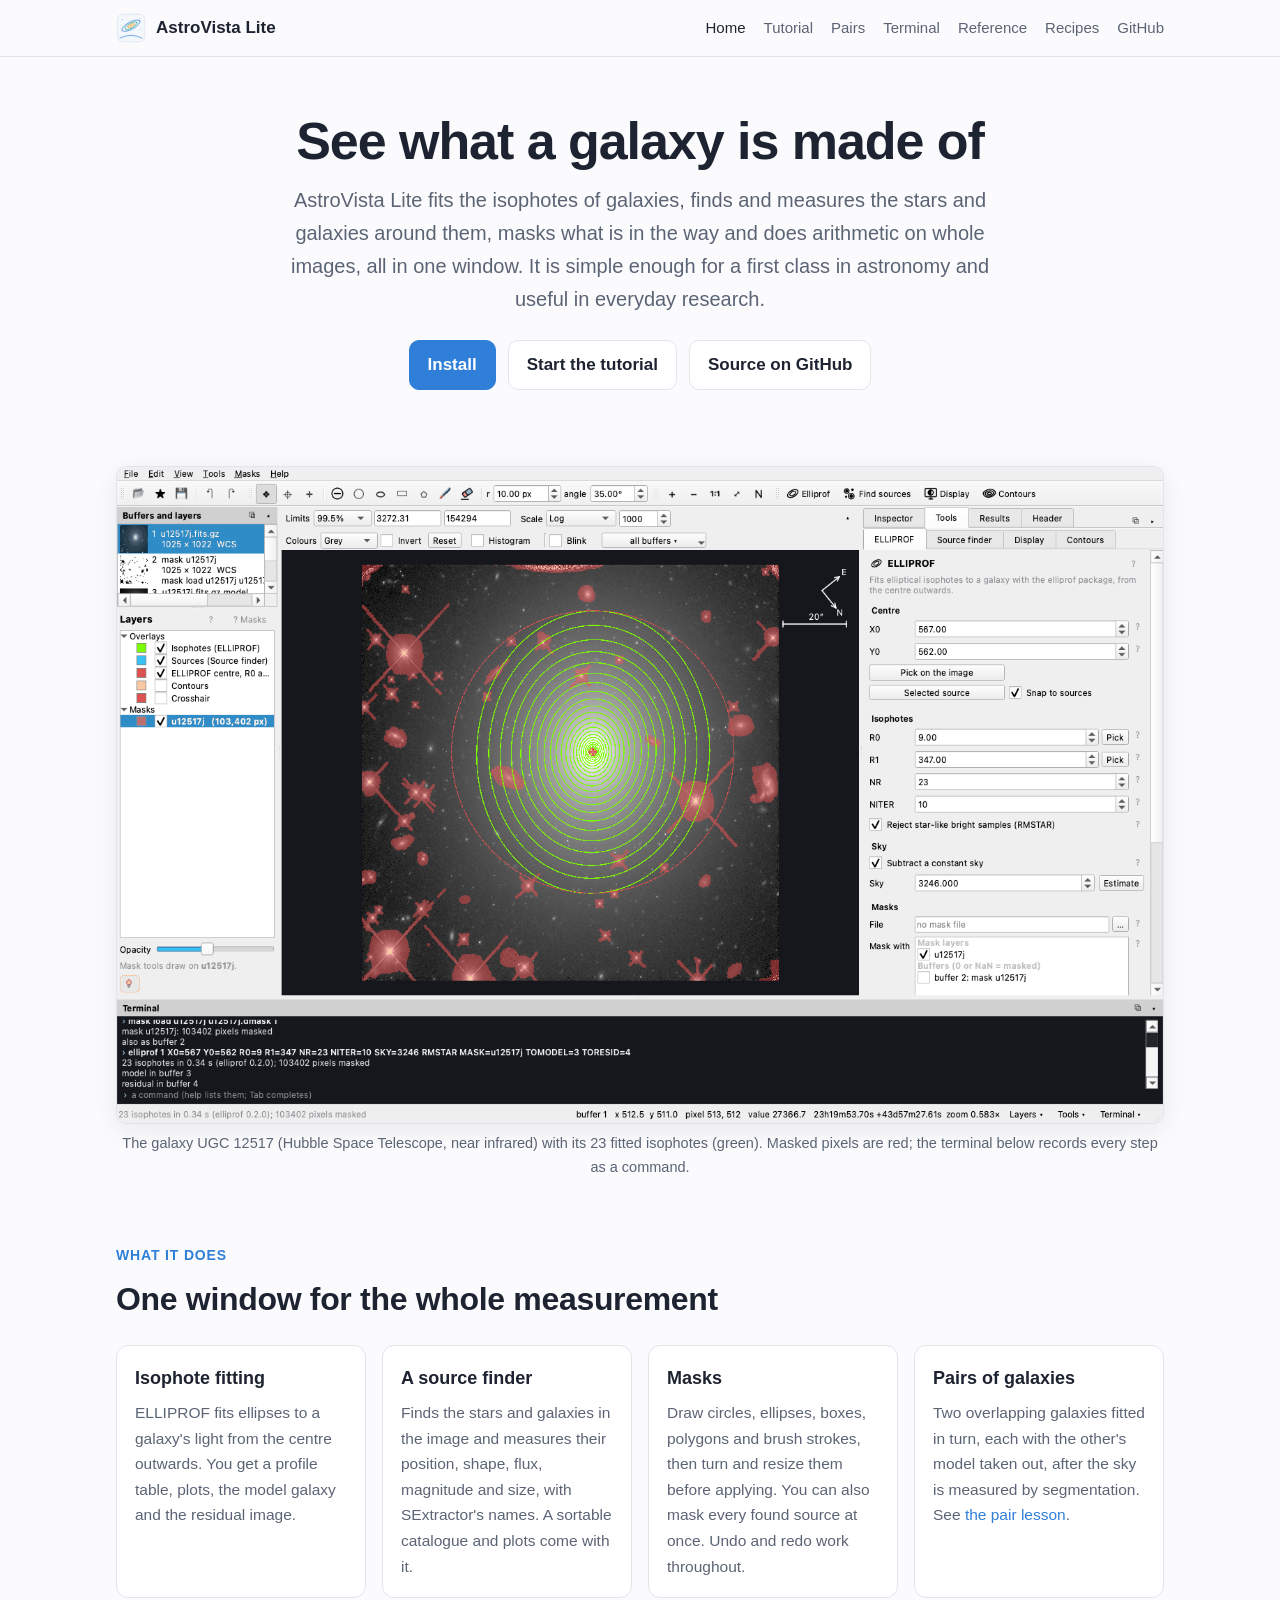
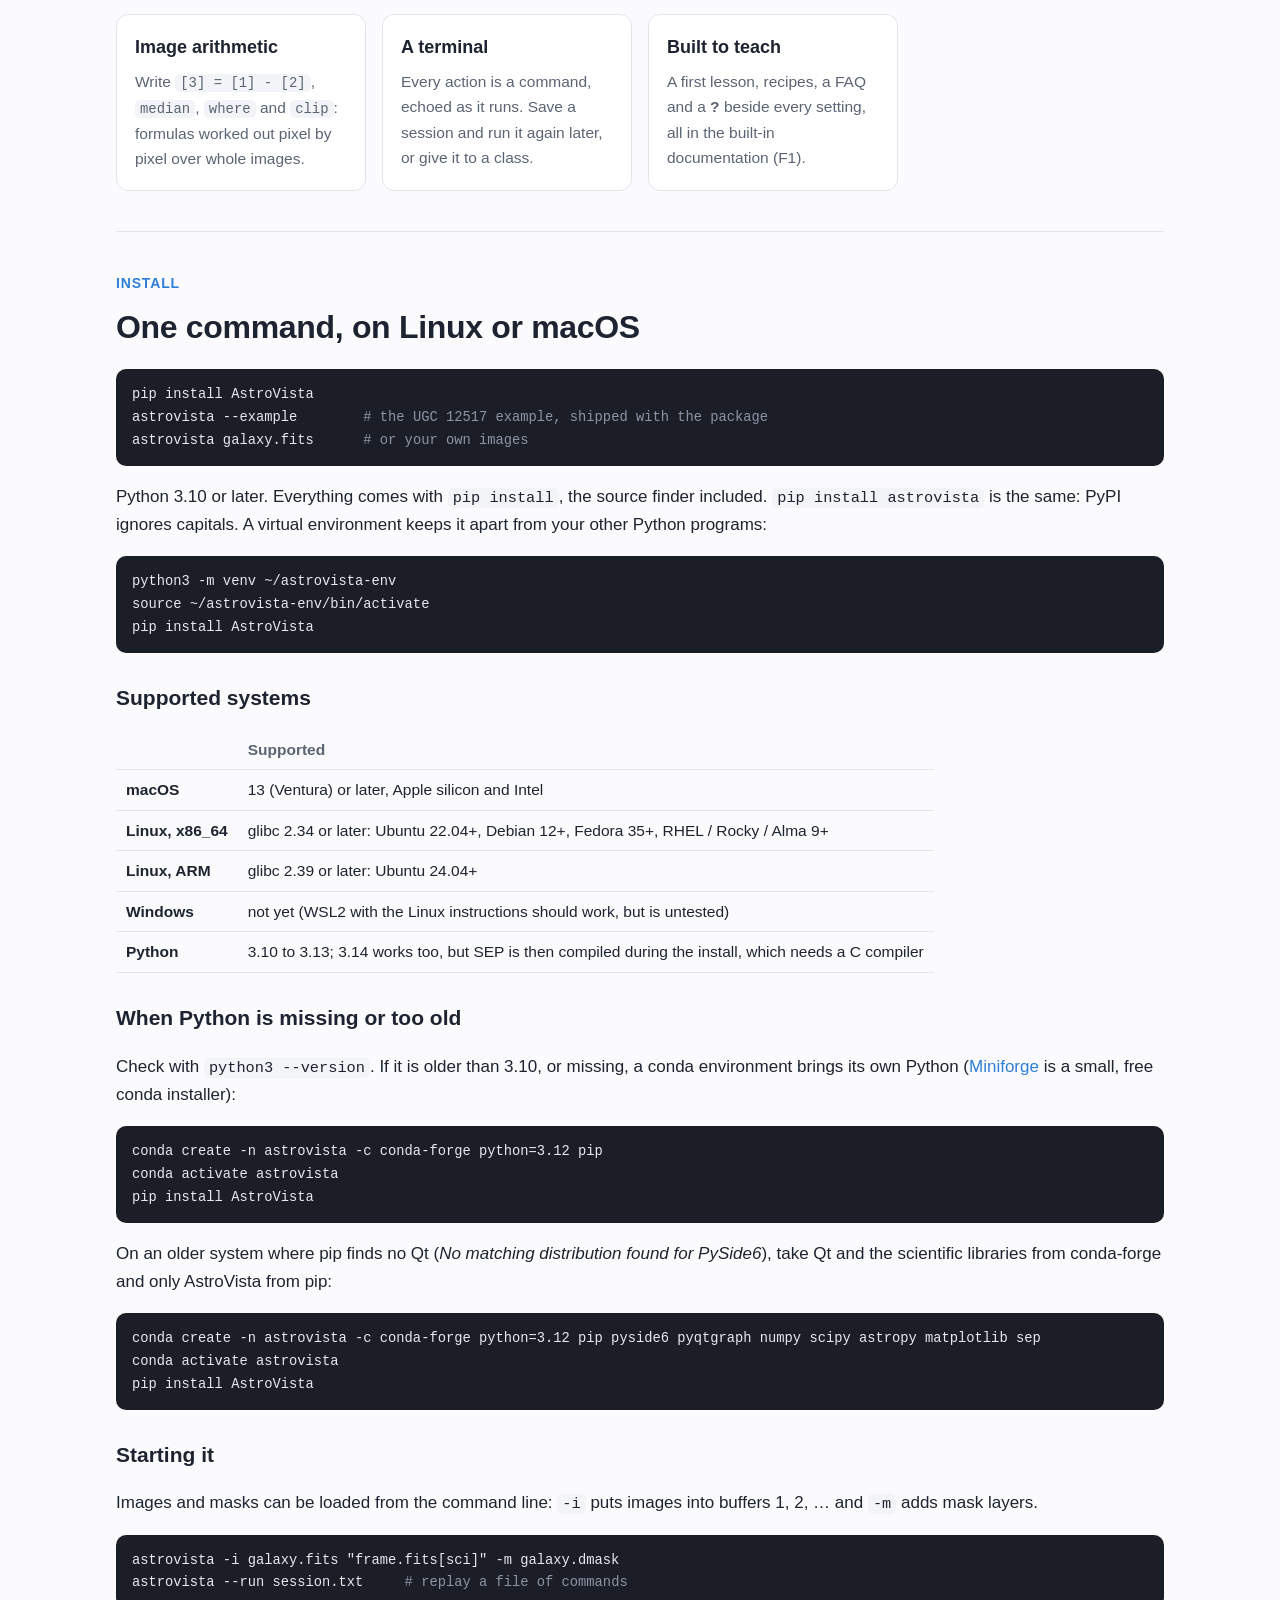
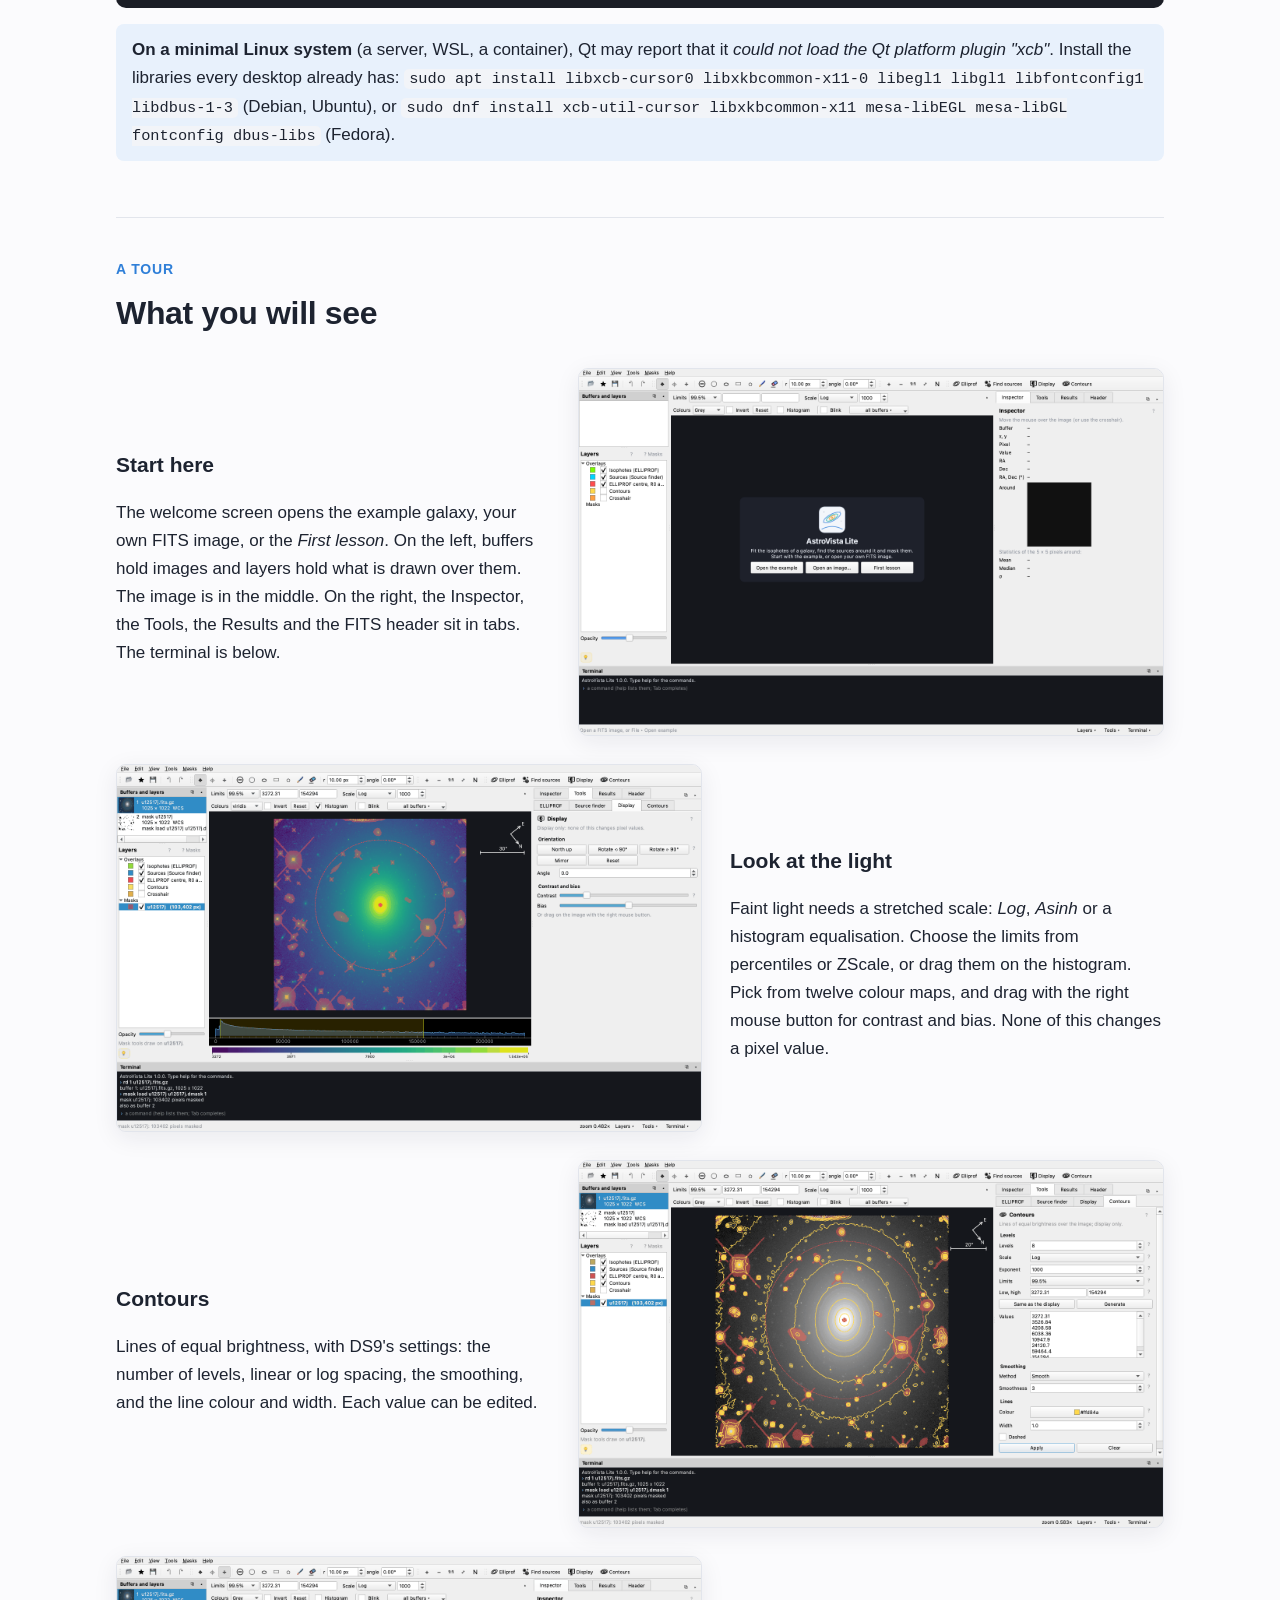
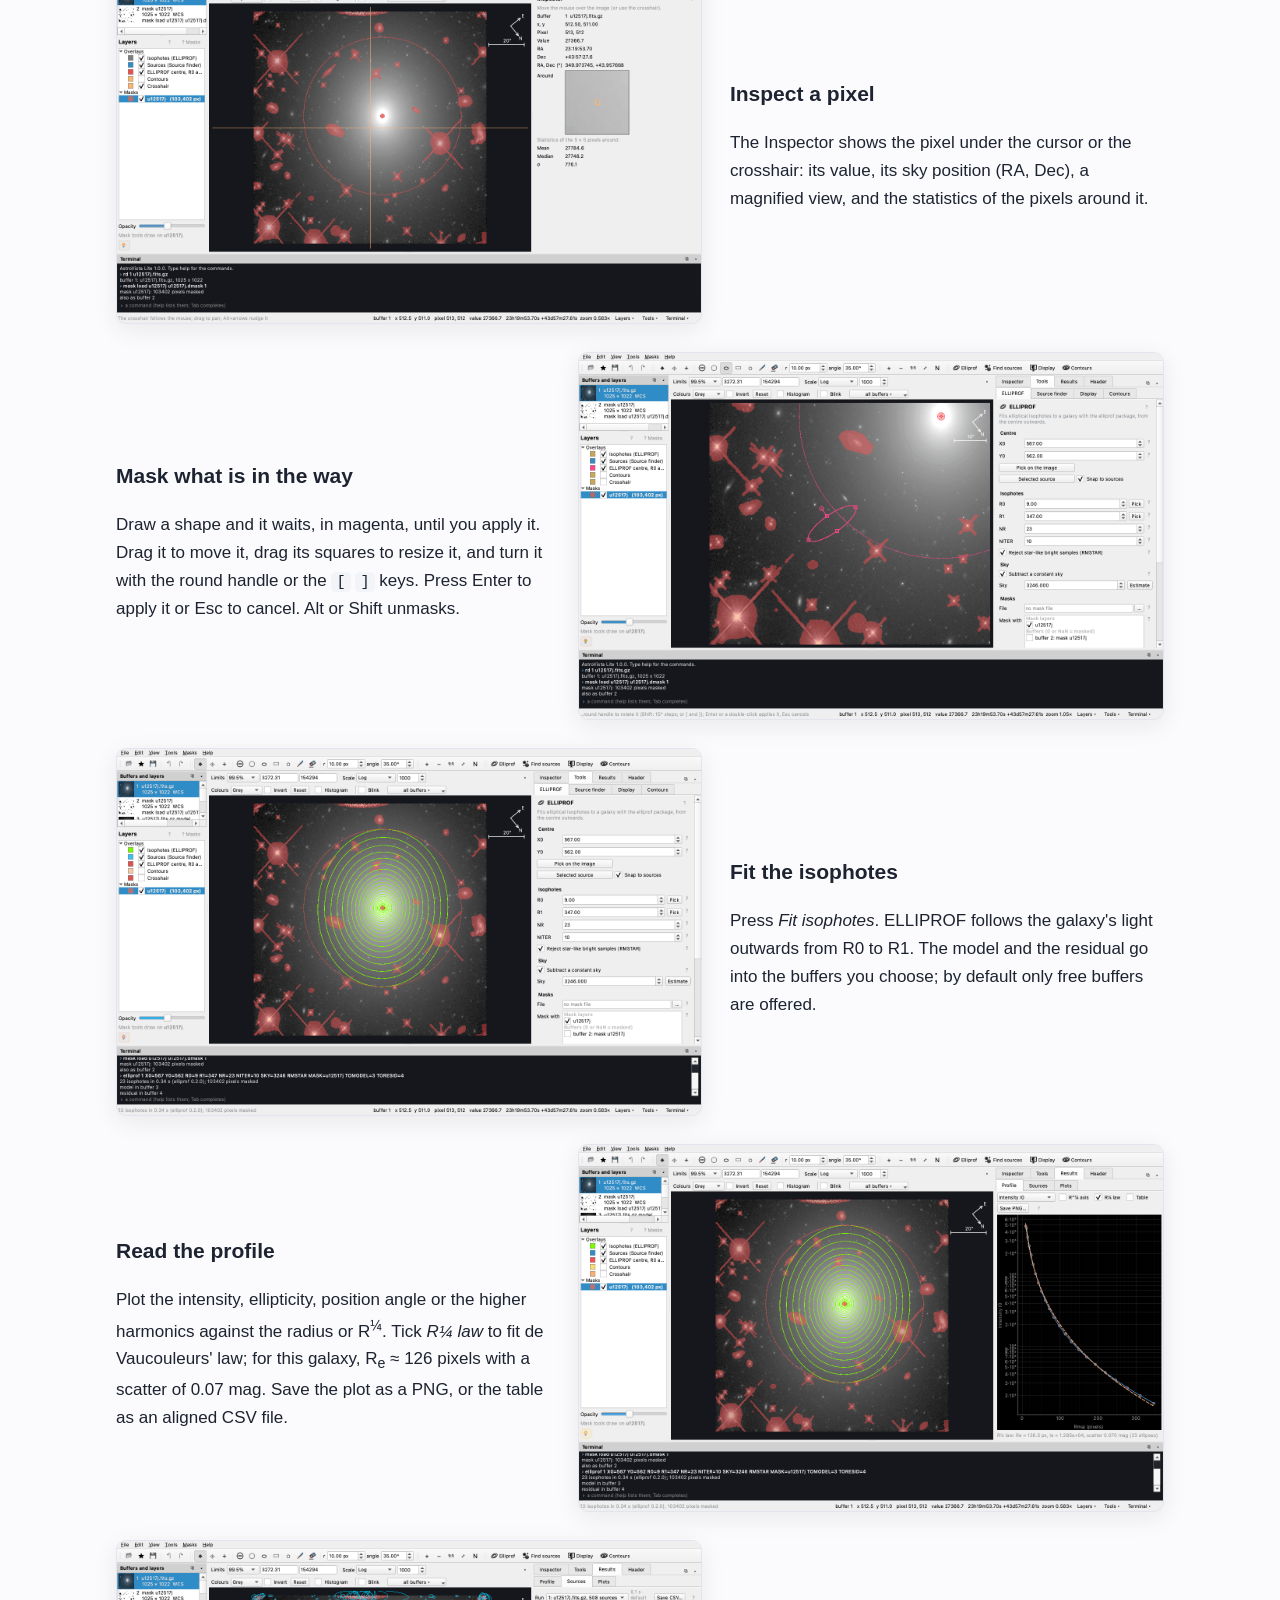
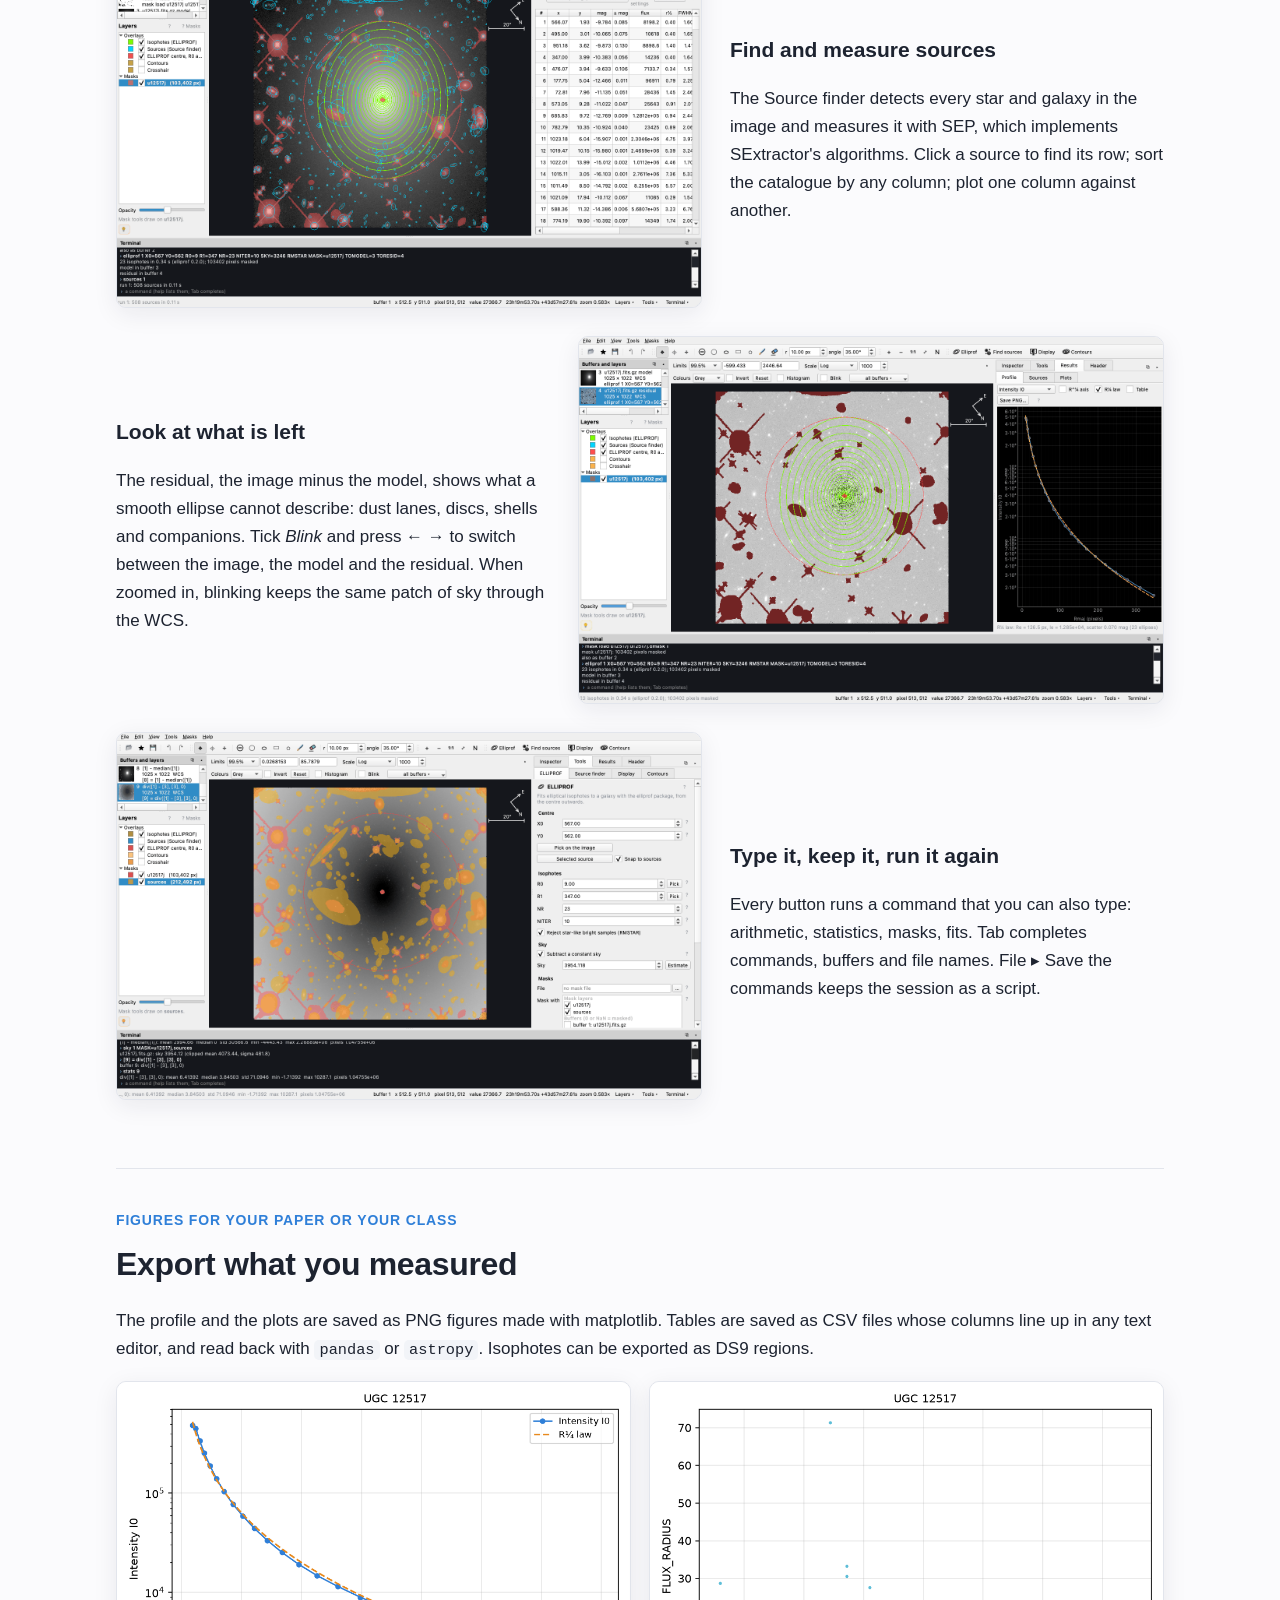
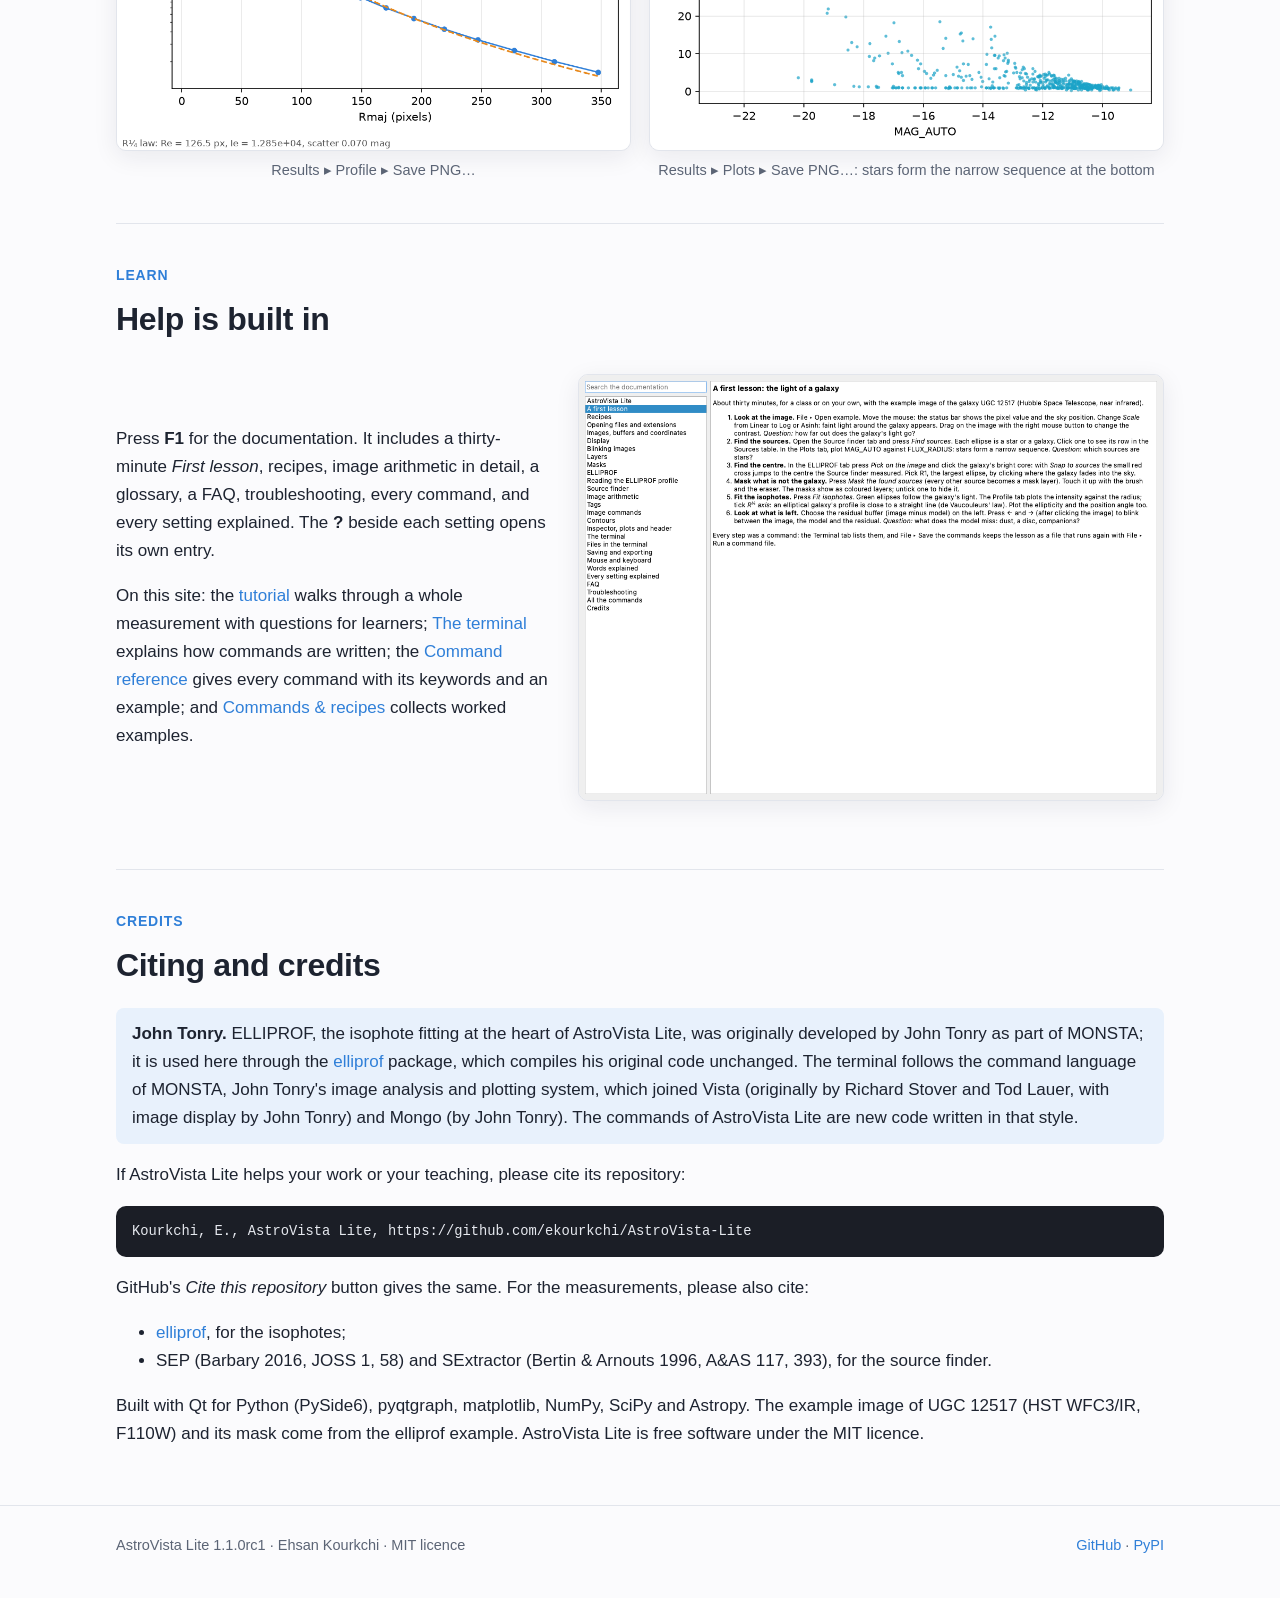
<file: docs/index.html>
<!doctype html>
<html lang="en">
<head>
<meta charset="utf-8">
<meta name="viewport" content="width=device-width, initial-scale=1">
<title>AstroVista Lite</title>
<meta name="description" content="AstroVista Lite: fit the isophotes of galaxies, find and measure sources, mask, and do arithmetic on astronomical images, in one window. Free, for Linux and macOS: pip install AstroVista.">
<link rel="icon" href="images/logo.svg" type="image/svg+xml">
<link rel="stylesheet" href="style.css">
</head>
<body>
<header class="top">
  <div class="wrap">
    <a class="brand" href="index.html"><img src="images/logo.svg" alt="">AstroVista Lite</a>
    <nav>
      <a class="here" href="index.html">Home</a>
      <a href="tutorial.html">Tutorial</a>
      <a href="pairs.html">Pairs</a>
      <a href="terminal.html">Terminal</a>
      <a href="reference.html">Reference</a>
      <a href="commands.html">Recipes</a>
      <a href="https://github.com/ekourkchi/AstroVista-Lite">GitHub</a>
    </nav>
  </div>
</header>

<main>
<div class="wrap">
  <div class="hero">
    <h1>See what a galaxy is made of</h1>
    <p class="lead">AstroVista Lite fits the isophotes of galaxies, finds and measures the
    stars and galaxies around them, masks what is in the way and does arithmetic on whole
    images, all in one window. It is simple enough for a first class in astronomy and
    useful in everyday research.</p>
    <div class="buttons">
      <a class="button primary" href="#install">Install</a>
      <a class="button" href="tutorial.html">Start the tutorial</a>
      <a class="button" href="https://github.com/ekourkchi/AstroVista-Lite">Source on GitHub</a>
    </div>
  </div>
  <figure>
    <img src="images/hero.png" alt="The AstroVista Lite window: a Hubble image of the galaxy UGC 12517 with green fitted isophotes, the buffers and layers on the left, the ELLIPROF tool on the right and the terminal below" width="1500" height="940">
    <figcaption>The galaxy UGC 12517 (Hubble Space Telescope, near infrared) with its 23
    fitted isophotes (green). Masked pixels are red; the terminal below records every
    step as a command.</figcaption>
  </figure>
</div>

<div class="wrap">
<section>
  <p class="kicker">What it does</p>
  <h2>One window for the whole measurement</h2>
  <div class="cards">
    <div class="card"><h3>Isophote fitting</h3><p>ELLIPROF fits ellipses to a galaxy's
    light from the centre outwards. You get a profile table, plots, the model galaxy and
    the residual image.</p></div>
    <div class="card"><h3>A source finder</h3><p>Finds the stars and galaxies in the image
    and measures their position, shape, flux, magnitude and size, with SExtractor's
    names. A sortable catalogue and plots come with it.</p></div>
    <div class="card"><h3>Masks</h3><p>Draw circles, ellipses, boxes, polygons and brush
    strokes, then turn and resize them before applying. You can also mask every found
    source at once. Undo and redo work throughout.</p></div>
    <div class="card"><h3>Pairs of galaxies</h3><p>Two overlapping galaxies fitted in turn,
    each with the other's model taken out, after the sky is measured by segmentation. See
    <a href="pairs.html">the pair lesson</a>.</p></div>
    <div class="card"><h3>Image arithmetic</h3><p>Write <code>[3] = [1] - [2]</code>,
    <code>median</code>, <code>where</code> and <code>clip</code>: formulas worked out
    pixel by pixel over whole images.</p></div>
    <div class="card"><h3>A terminal</h3><p>Every action is a command, echoed as it runs.
    Save a session and run it again later, or give it to a class.</p></div>
    <div class="card"><h3>Built to teach</h3><p>A first lesson, recipes, a FAQ and a
    <b>?</b> beside every setting, all in the built-in documentation (F1).</p></div>
  </div>
</section>

<section id="install">
  <p class="kicker">Install</p>
  <h2>One command, on Linux or macOS</h2>
  <pre><code>pip install AstroVista
astrovista --example        <span class="c"># the UGC 12517 example, shipped with the package</span>
astrovista galaxy.fits      <span class="c"># or your own images</span></code></pre>
  <p>Python 3.10 or later. Everything comes with <code>pip install</code>, the source finder
  included. <code>pip install astrovista</code> is the same: PyPI ignores
  capitals. A virtual environment keeps it apart from your other Python programs:</p>
  <pre><code>python3 -m venv ~/astrovista-env
source ~/astrovista-env/bin/activate
pip install AstroVista</code></pre>
  <h3>Supported systems</h3>
  <table>
    <tr><th></th><th>Supported</th></tr>
    <tr><td><b>macOS</b></td><td>13 (Ventura) or later, Apple silicon and Intel</td></tr>
    <tr><td><b>Linux, x86_64</b></td><td>glibc 2.34 or later: Ubuntu 22.04+, Debian 12+, Fedora 35+, RHEL / Rocky / Alma 9+</td></tr>
    <tr><td><b>Linux, ARM</b></td><td>glibc 2.39 or later: Ubuntu 24.04+</td></tr>
    <tr><td><b>Windows</b></td><td>not yet (WSL2 with the Linux instructions should work, but is untested)</td></tr>
    <tr><td><b>Python</b></td><td>3.10 to 3.13; 3.14 works too, but SEP is then compiled during the install, which needs a C compiler</td></tr>
  </table>
  <h3>When Python is missing or too old</h3>
  <p>Check with <code>python3 --version</code>. If it is older than 3.10, or missing, a
  conda environment brings its own Python
  (<a href="https://github.com/conda-forge/miniforge">Miniforge</a> is a small, free conda
  installer):</p>
  <pre><code>conda create -n astrovista -c conda-forge python=3.12 pip
conda activate astrovista
pip install AstroVista</code></pre>
  <p>On an older system where pip finds no Qt (<i>No matching distribution found for
  PySide6</i>), take Qt and the scientific libraries from conda-forge and only AstroVista
  from pip:</p>
  <pre><code>conda create -n astrovista -c conda-forge python=3.12 pip pyside6 pyqtgraph numpy scipy astropy matplotlib sep
conda activate astrovista
pip install AstroVista</code></pre>
  <h3>Starting it</h3>
  <p>Images and masks can be loaded from the command line: <code>-i</code> puts images into
  buffers 1, 2, … and <code>-m</code> adds mask layers.</p>
  <pre><code>astrovista -i galaxy.fits "frame.fits[sci]" -m galaxy.dmask
astrovista --run session.txt     <span class="c"># replay a file of commands</span></code></pre>
  <div class="note"><b>On a minimal Linux system</b> (a server, WSL, a container), Qt may
  report that it <i>could not load the Qt platform plugin "xcb"</i>. Install the
  libraries every desktop already has:
  <code>sudo apt install libxcb-cursor0 libxkbcommon-x11-0 libegl1 libgl1 libfontconfig1 libdbus-1-3</code>
  (Debian, Ubuntu), or
  <code>sudo dnf install xcb-util-cursor libxkbcommon-x11 mesa-libEGL mesa-libGL fontconfig dbus-libs</code>
  (Fedora).</div>
</section>

<section>
  <p class="kicker">A tour</p>
  <h2>What you will see</h2>

  <div class="row">
    <div>
      <h3>Start here</h3>
      <p>The welcome screen opens the example galaxy, your own FITS image, or the
      <i>First lesson</i>. On the left, buffers hold images and layers hold what is
      drawn over them. The image is in the middle. On the right, the Inspector, the
      Tools, the Results and the FITS header sit in tabs. The terminal is below.</p>
    </div>
    <img class="shot" src="images/welcome.png" alt="The welcome screen with buttons to open the example, open an image, or start the first lesson" loading="lazy">
  </div>

  <div class="row flip">
    <div>
      <h3>Look at the light</h3>
      <p>Faint light needs a stretched scale: <i>Log</i>, <i>Asinh</i> or a histogram
      equalisation. Choose the limits from percentiles or ZScale, or drag them on the
      histogram. Pick from twelve colour maps, and drag with the right mouse button for
      contrast and bias. None of this changes a pixel value.</p>
    </div>
    <img class="shot" src="images/display.png" alt="The galaxy in the viridis colour map with the histogram and the colour bar under the image" loading="lazy">
  </div>

  <div class="row">
    <div>
      <h3>Contours</h3>
      <p>Lines of equal brightness, with DS9's settings: the number of levels, linear or
      log spacing, the smoothing, and the line colour and width. Each value can be
      edited.</p>
    </div>
    <img class="shot" src="images/contours.png" alt="Yellow contour lines over the galaxy, with the Contours tool open on the right" loading="lazy">
  </div>

  <div class="row flip">
    <div>
      <h3>Inspect a pixel</h3>
      <p>The Inspector shows the pixel under the cursor or the crosshair: its value, its
      sky position (RA, Dec), a magnified view, and the statistics of the pixels around
      it.</p>
    </div>
    <img class="shot" src="images/inspector.png" alt="The crosshair over the galaxy and the Inspector showing the pixel value, RA and Dec and a magnified view" loading="lazy">
  </div>

  <div class="row">
    <div>
      <h3>Mask what is in the way</h3>
      <p>Draw a shape and it waits, in magenta, until you apply it. Drag it to move it,
      drag its squares to resize it, and turn it with the round handle or the
      <code>[</code> <code>]</code> keys. Press Enter to apply it or Esc to cancel. Alt or
      Shift unmasks.</p>
    </div>
    <img class="shot" src="images/mask_rotate.png" alt="A magenta ellipse turned by 35 degrees, with square handles for resizing and a round handle for turning, waiting to be applied" loading="lazy">
  </div>

  <div class="row flip">
    <div>
      <h3>Fit the isophotes</h3>
      <p>Press <i>Fit isophotes</i>. ELLIPROF follows the galaxy's light outwards from R0 to
      R1. The model and the residual go into the buffers you choose; by default only free
      buffers are offered.</p>
    </div>
    <img class="shot" src="images/fit.png" alt="Green isophotes fitted to UGC 12517 with the ELLIPROF tool on the right" loading="lazy">
  </div>

  <div class="row">
    <div>
      <h3>Read the profile</h3>
      <p>Plot the intensity, ellipticity, position angle or the higher harmonics against
      the radius or R<sup>¼</sup>. Tick <i>R¼ law</i> to fit de Vaucouleurs' law; for this
      galaxy, R<sub>e</sub> ≈ 126 pixels with a scatter of 0.07 mag. Save the plot as a
      PNG, or the table as an aligned CSV file.</p>
    </div>
    <img class="shot" src="images/profile_devauc.png" alt="The intensity profile on a log scale with the fitted de Vaucouleurs law over it" loading="lazy">
  </div>

  <div class="row flip">
    <div>
      <h3>Find and measure sources</h3>
      <p>The Source finder detects every star and galaxy in the image and measures it with
      SEP, which implements SExtractor's algorithms. Click a source to find its row;
      sort the catalogue by any column; plot one column against another.</p>
    </div>
    <img class="shot" src="images/sources.png" alt="Cyan ellipses around the detected sources and the sortable catalogue on the right" loading="lazy">
  </div>

  <div class="row">
    <div>
      <h3>Look at what is left</h3>
      <p>The residual, the image minus the model, shows what a smooth ellipse cannot
      describe: dust lanes, discs, shells and companions. Tick <i>Blink</i> and press
      ← → to switch between the image, the model and the residual. When zoomed in, blinking
      keeps the same patch of sky through the WCS.</p>
    </div>
    <img class="shot" src="images/residual.png" alt="The residual image after the model galaxy is subtracted" loading="lazy">
  </div>

  <div class="row flip">
    <div>
      <h3>Type it, keep it, run it again</h3>
      <p>Every button runs a command that you can also type: arithmetic, statistics, masks,
      fits. Tab completes commands, buffers and file names. File ▸ Save the commands keeps
      the session as a script.</p>
    </div>
    <img class="shot" src="images/terminal.png" alt="The terminal showing arithmetic commands and their statistics, with the ratio image displayed" loading="lazy">
  </div>
</section>

<section>
  <p class="kicker">Figures for your paper or your class</p>
  <h2>Export what you measured</h2>
  <p>The profile and the plots are saved as PNG figures made with matplotlib. Tables are
  saved as CSV files whose columns line up in any text editor, and read back with
  <code>pandas</code> or <code>astropy</code>. Isophotes can be exported as DS9 regions.</p>
  <div class="gallery">
    <figure><img class="shot" src="images/export_profile.png" alt="A matplotlib figure of the UGC 12517 profile with the R¼ law" loading="lazy"><figcaption>Results ▸ Profile ▸ Save PNG…</figcaption></figure>
    <figure><img class="shot" src="images/export_plot.png" alt="A matplotlib scatter plot of FLUX_RADIUS against MAG_AUTO for the found sources" loading="lazy"><figcaption>Results ▸ Plots ▸ Save PNG…: stars form the narrow sequence at the bottom</figcaption></figure>
  </div>
</section>

<section>
  <p class="kicker">Learn</p>
  <h2>Help is built in</h2>
  <div class="row">
    <div>
      <p>Press <b>F1</b> for the documentation. It includes a thirty-minute <i>First
      lesson</i>, recipes, image arithmetic in detail, a glossary, a FAQ, troubleshooting,
      every command, and every setting explained. The <b>?</b> beside each setting opens
      its own entry.</p>
      <p>On this site: the <a href="tutorial.html">tutorial</a> walks through a whole
      measurement with questions for learners; <a href="terminal.html">The terminal</a>
      explains how commands are written; the <a href="reference.html">Command
      reference</a> gives every command with its keywords and an example; and
      <a href="commands.html">Commands &amp; recipes</a> collects worked examples.</p>
    </div>
    <img class="shot" src="images/docs.png" alt="The built-in documentation window showing the first lesson" loading="lazy">
  </div>
</section>

<section id="cite">
  <p class="kicker">Credits</p>
  <h2>Citing and credits</h2>
  <div class="note"><b>John Tonry.</b> ELLIPROF, the isophote fitting at the heart of
  AstroVista Lite, was originally developed by John Tonry as part of MONSTA; it is used
  here through the <a href="https://github.com/ekourkchi/elliprof">elliprof</a> package,
  which compiles his original code unchanged. The terminal follows the command language of
  MONSTA, John Tonry's image analysis and plotting system, which joined Vista (originally
  by Richard Stover and Tod Lauer, with image display by John Tonry) and Mongo (by John
  Tonry). The commands of AstroVista Lite are new code written in that style.</div>
  <p>If AstroVista Lite helps your work or your teaching, please cite its repository:</p>
  <pre><code>Kourkchi, E., AstroVista Lite, https://github.com/ekourkchi/AstroVista-Lite</code></pre>
  <p>GitHub's <i>Cite this repository</i> button gives the same. For the measurements,
  please also cite:</p>
  <ul>
    <li><a href="https://github.com/ekourkchi/elliprof">elliprof</a>, for the isophotes;</li>
    <li>SEP (Barbary 2016, JOSS 1, 58) and SExtractor (Bertin &amp; Arnouts 1996, A&amp;AS
    117, 393), for the source finder.</li>
  </ul>
  <p>Built with Qt for Python (PySide6), pyqtgraph, matplotlib, NumPy, SciPy and Astropy.
  The example image of UGC 12517 (HST WFC3/IR, F110W) and its mask come from the elliprof
  example. AstroVista Lite is free software under the MIT licence.</p>
</section>
</div>
</main>

<footer>
  <div class="wrap">
    <span>AstroVista Lite 1.1.0rc1 · Ehsan Kourkchi · MIT licence</span>
    <span><a href="https://github.com/ekourkchi/AstroVista-Lite">GitHub</a> · <a href="https://pypi.org/project/AstroVista/">PyPI</a></span>
  </div>
</footer>
</body>
</html>
</file>
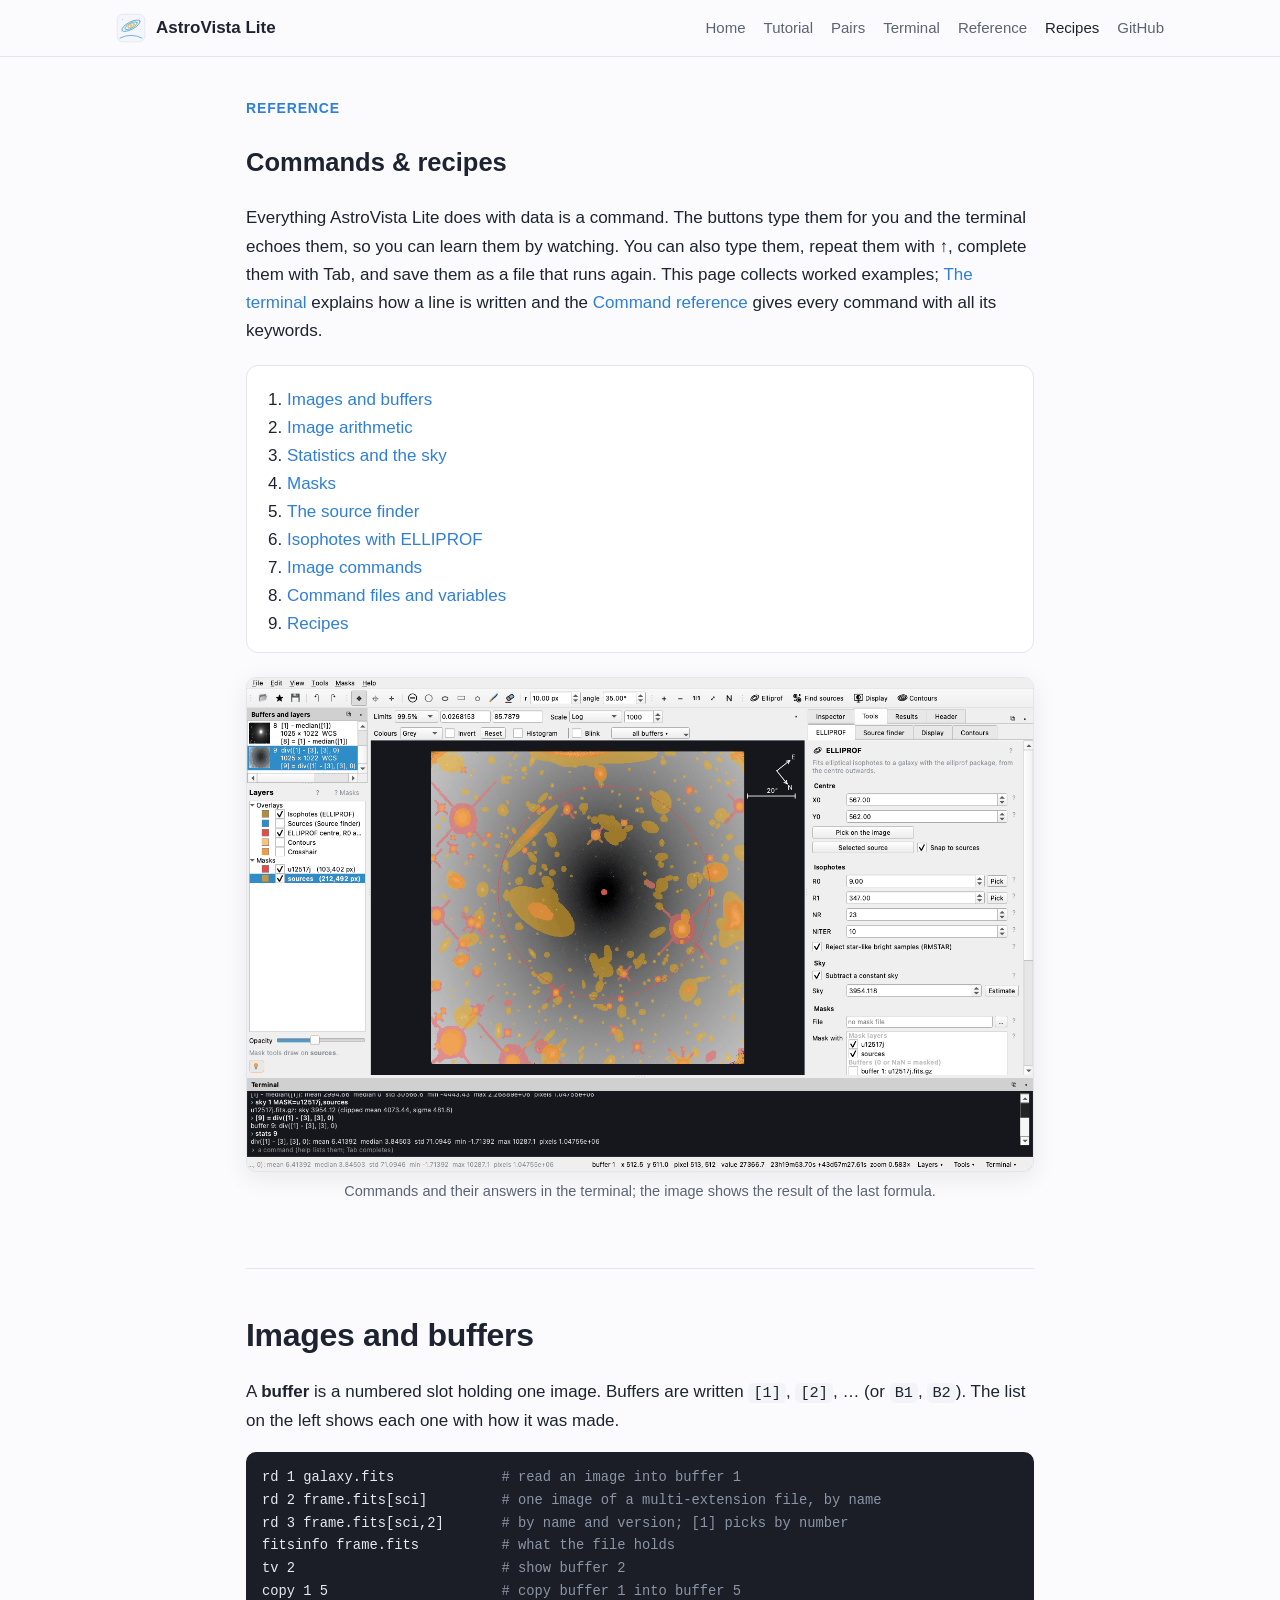
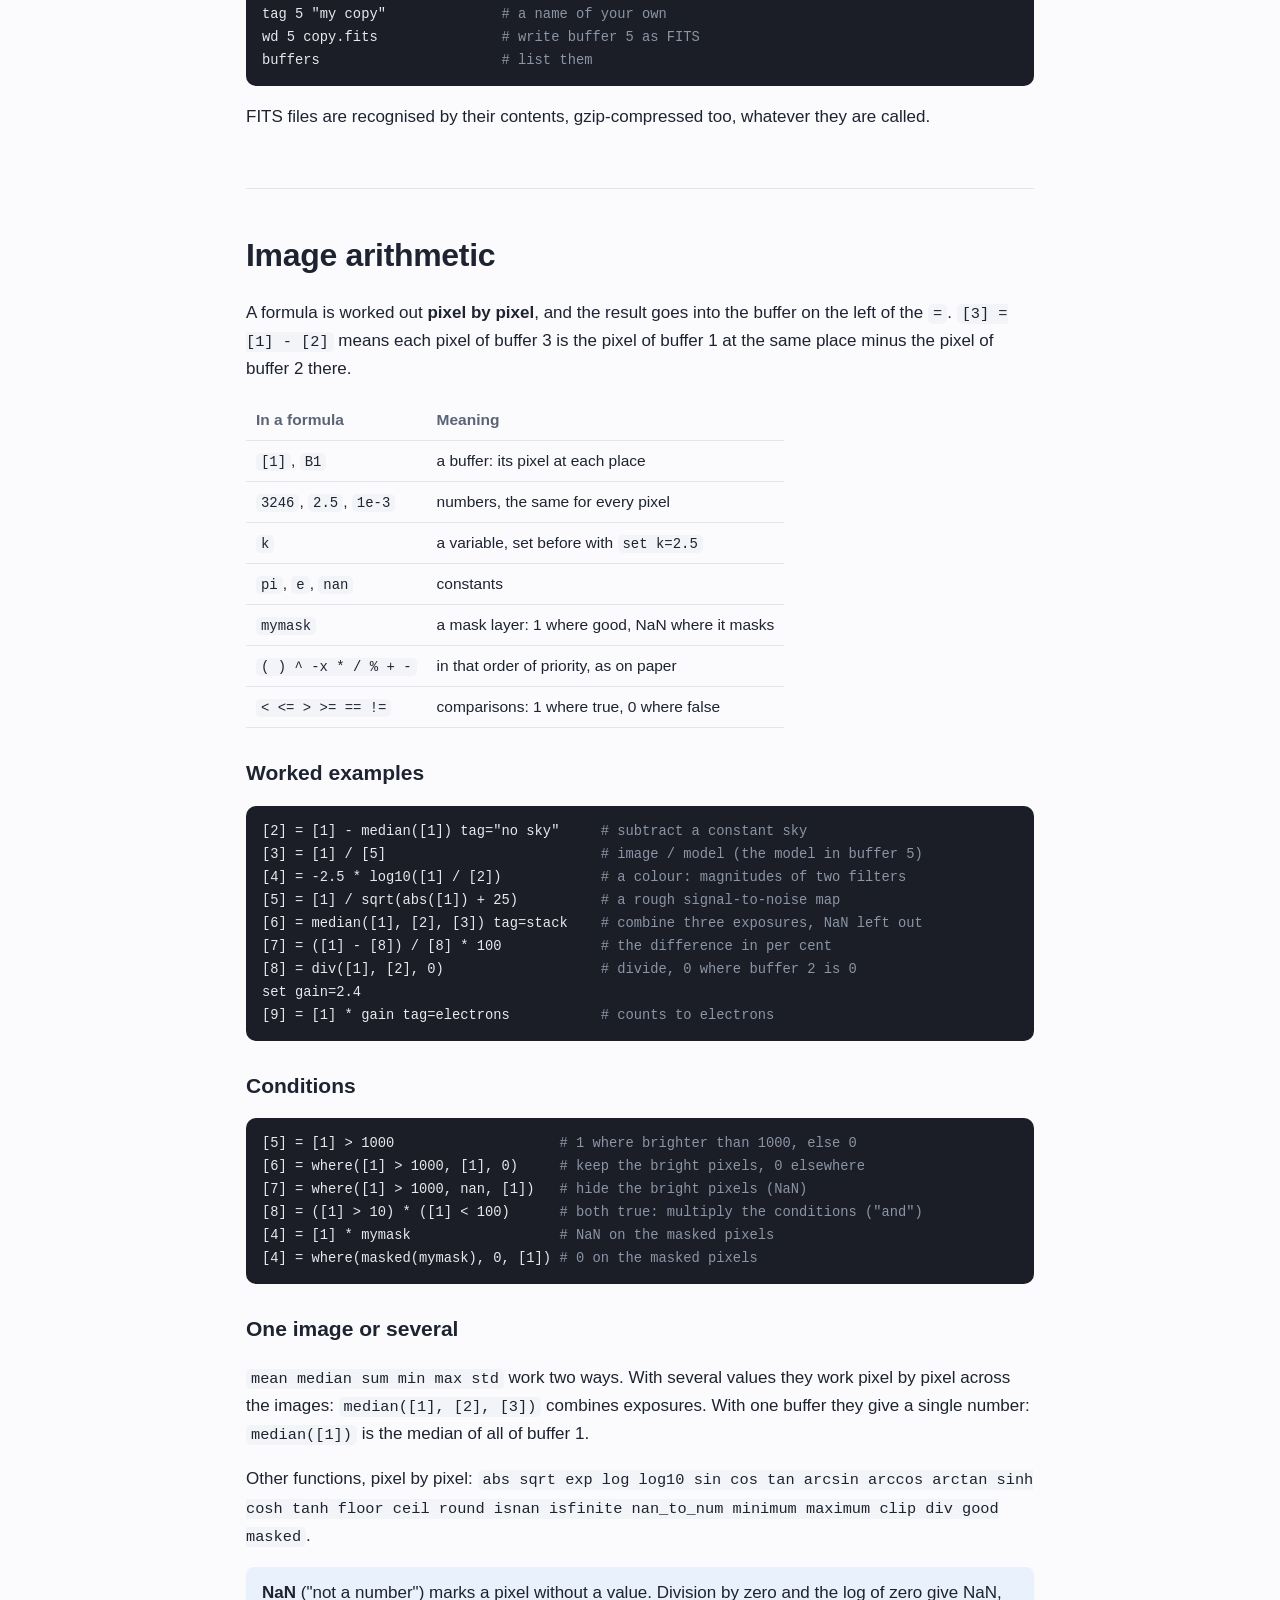
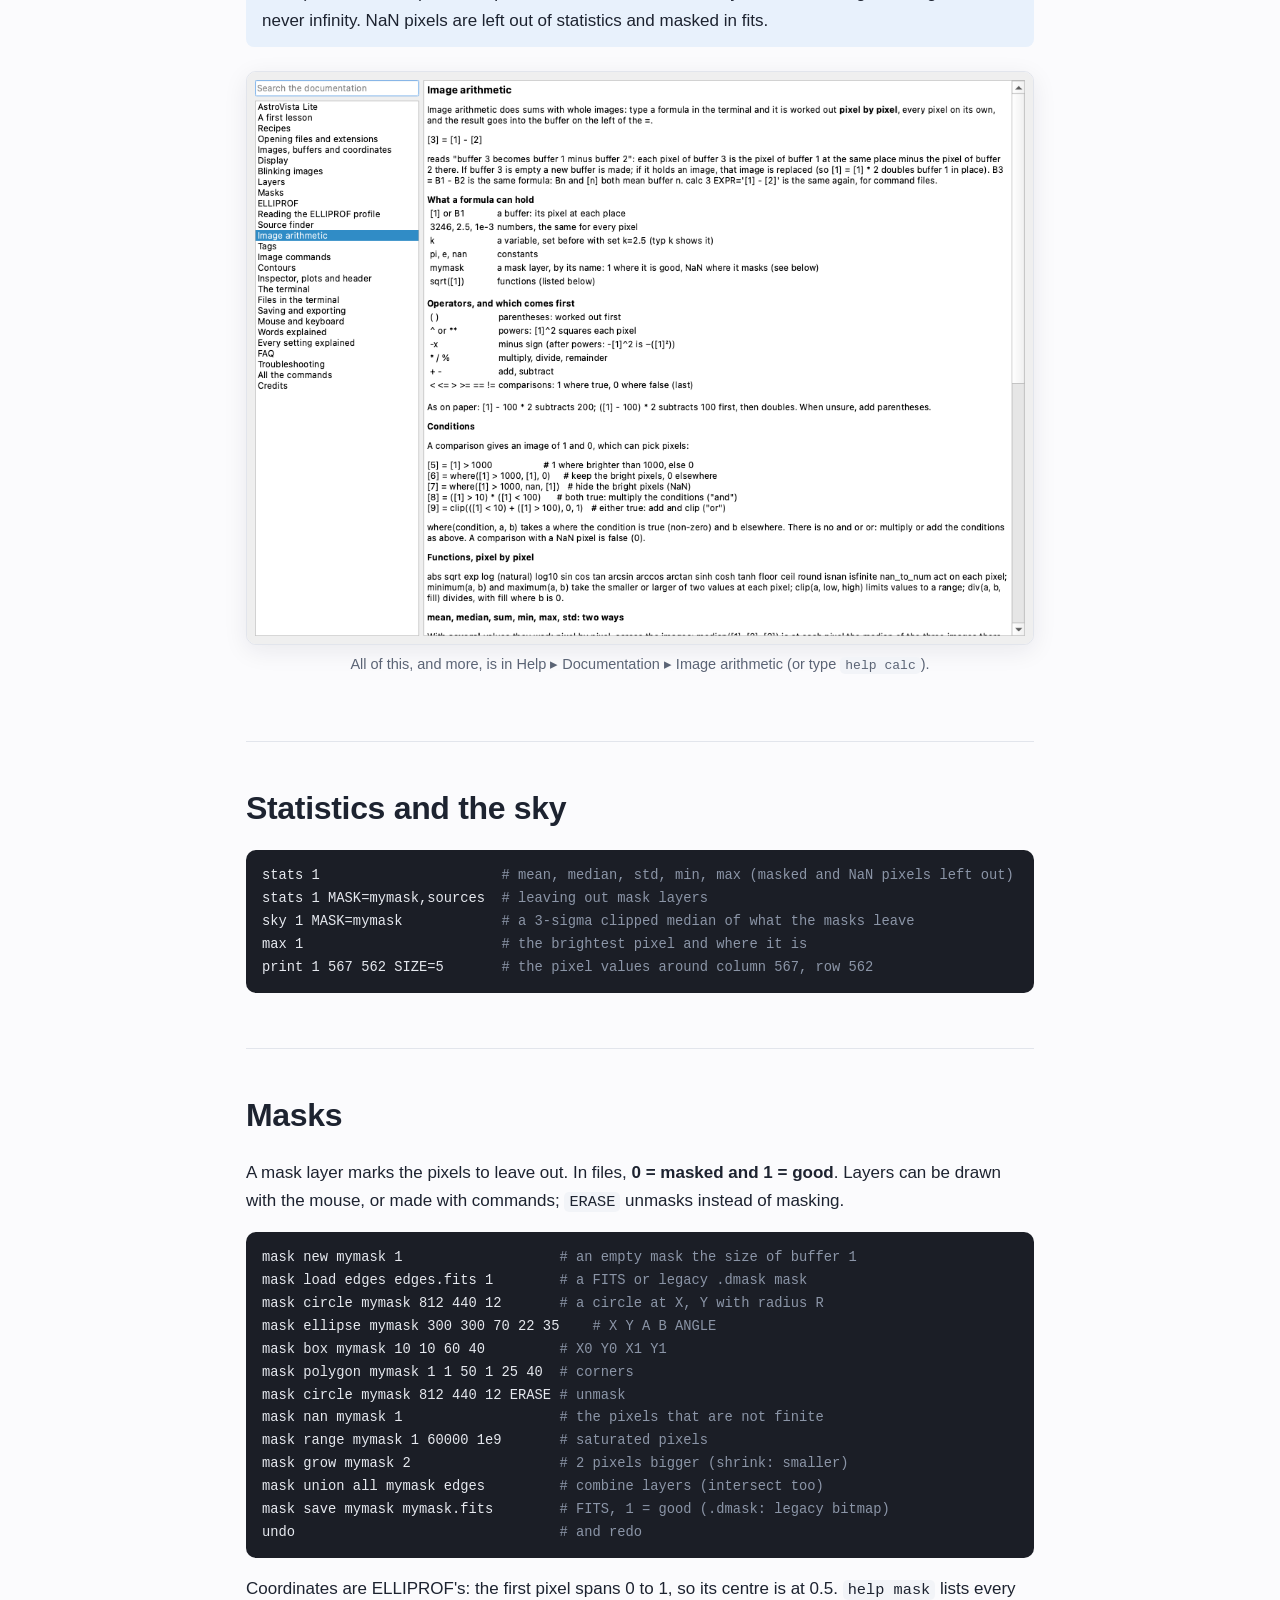
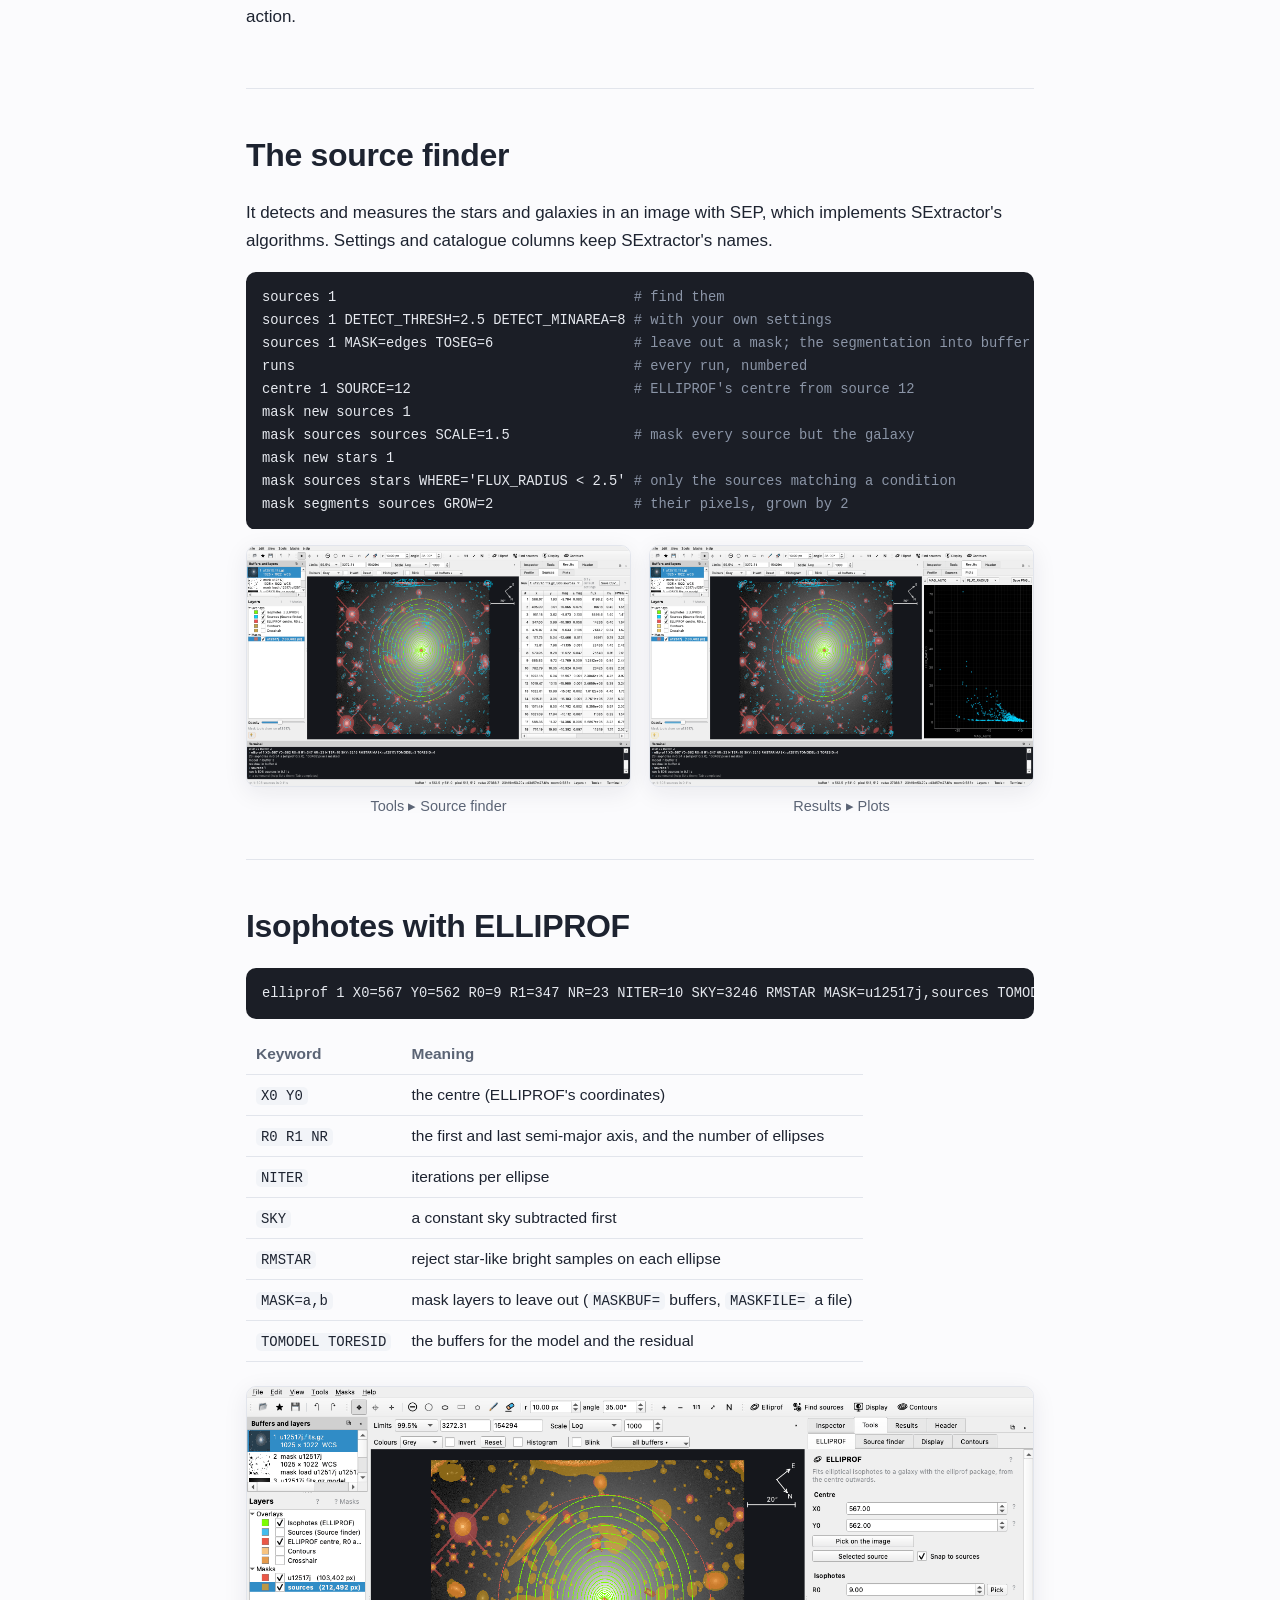
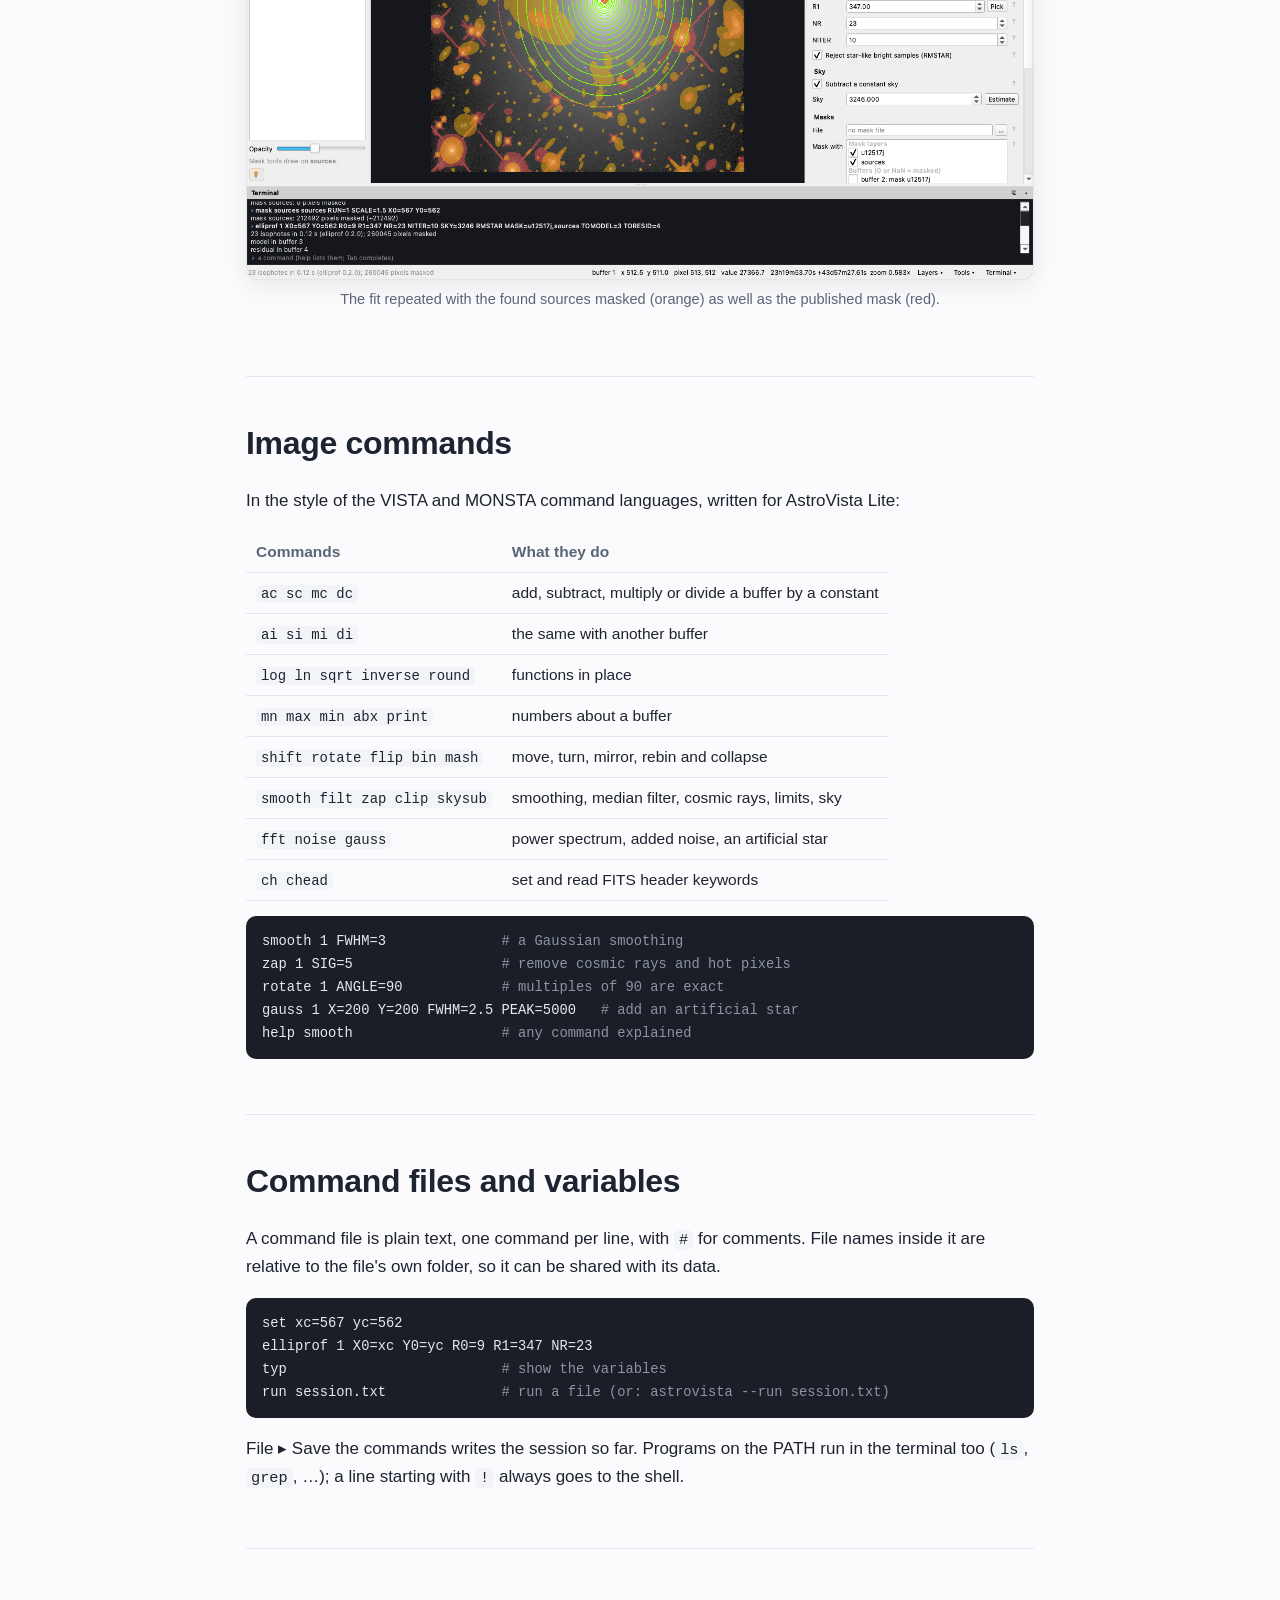
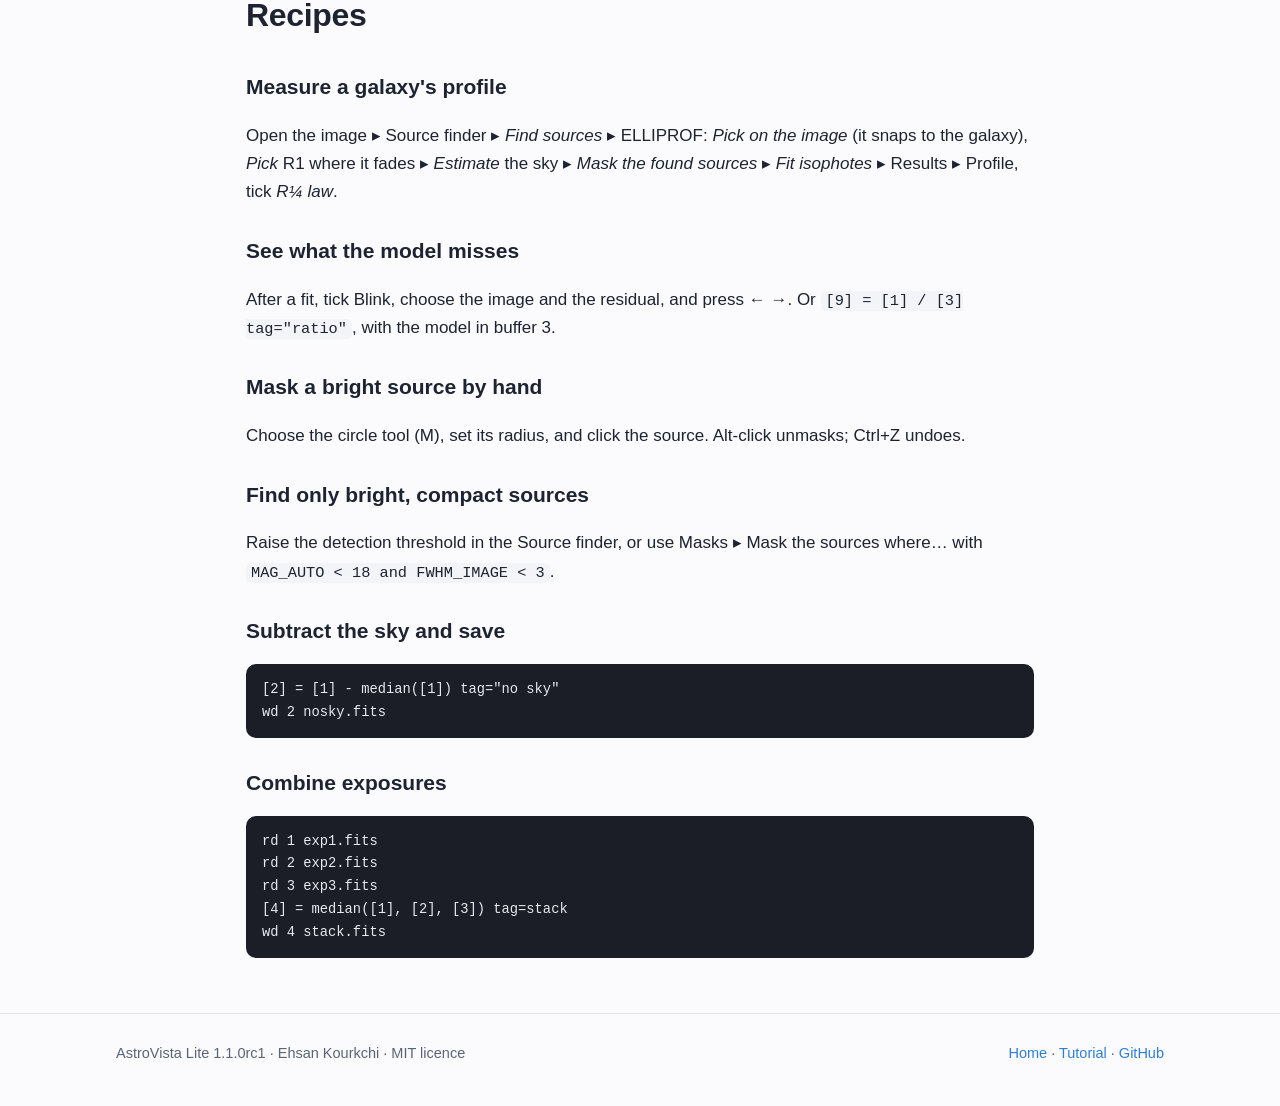
<file: docs/commands.html>
<!doctype html>
<html lang="en">
<head>
<meta charset="utf-8">
<meta name="viewport" content="width=device-width, initial-scale=1">
<title>AstroVista Lite Commands</title>
<meta name="description" content="The commands of AstroVista Lite with worked examples: reading and writing images, image arithmetic, statistics, masks, the source finder, ELLIPROF isophote fitting and command files.">
<link rel="icon" href="images/logo.svg" type="image/svg+xml">
<link rel="stylesheet" href="style.css">
</head>
<body>
<header class="top">
  <div class="wrap">
    <a class="brand" href="index.html"><img src="images/logo.svg" alt="">AstroVista Lite</a>
    <nav>
      <a href="index.html">Home</a>
      <a href="tutorial.html">Tutorial</a>
      <a href="pairs.html">Pairs</a>
      <a href="terminal.html">Terminal</a>
      <a href="reference.html">Reference</a>
      <a class="here" href="commands.html">Recipes</a>
      <a href="https://github.com/ekourkchi/AstroVista-Lite">GitHub</a>
    </nav>
  </div>
</header>

<main class="wrap narrow">
<section>
  <p class="kicker">Reference</p>
  <h1>Commands &amp; recipes</h1>
  <p>Everything AstroVista Lite does with data is a command. The buttons type them for you
  and the terminal echoes them, so you can learn them by watching. You can also type them,
  repeat them with ↑, complete them with Tab, and save them as a file that runs
  again. This page collects worked examples; <a href="terminal.html">The terminal</a>
  explains how a line is written and the <a href="reference.html">Command reference</a>
  gives every command with all its keywords.</p>
  <div class="toc">
    <ol>
      <li><a href="#basics">Images and buffers</a></li>
      <li><a href="#arith">Image arithmetic</a></li>
      <li><a href="#stats">Statistics and the sky</a></li>
      <li><a href="#masks">Masks</a></li>
      <li><a href="#sources">The source finder</a></li>
      <li><a href="#elliprof">Isophotes with ELLIPROF</a></li>
      <li><a href="#image">Image commands</a></li>
      <li><a href="#files">Command files and variables</a></li>
      <li><a href="#recipes">Recipes</a></li>
    </ol>
  </div>
  <figure><img src="images/terminal.png" alt="The terminal with arithmetic and statistics commands, and the ratio image they made" loading="lazy"><figcaption>Commands and their answers in the terminal; the image shows the result of the last formula.</figcaption></figure>
</section>

<section id="basics">
  <h2>Images and buffers</h2>
  <p>A <b>buffer</b> is a numbered slot holding one image. Buffers are written
  <code>[1]</code>, <code>[2]</code>, … (or <code>B1</code>, <code>B2</code>). The list on
  the left shows each one with how it was made.</p>
  <pre><code>rd 1 galaxy.fits             <span class="c"># read an image into buffer 1</span>
rd 2 frame.fits[sci]         <span class="c"># one image of a multi-extension file, by name</span>
rd 3 frame.fits[sci,2]       <span class="c"># by name and version; [1] picks by number</span>
fitsinfo frame.fits          <span class="c"># what the file holds</span>
tv 2                         <span class="c"># show buffer 2</span>
copy 1 5                     <span class="c"># copy buffer 1 into buffer 5</span>
tag 5 "my copy"              <span class="c"># a name of your own</span>
wd 5 copy.fits               <span class="c"># write buffer 5 as FITS</span>
buffers                      <span class="c"># list them</span></code></pre>
  <p>FITS files are recognised by their contents, gzip-compressed too, whatever they are
  called.</p>
</section>

<section id="arith">
  <h2>Image arithmetic</h2>
  <p>A formula is worked out <b>pixel by pixel</b>, and the result goes into the buffer on
  the left of the <code>=</code>. <code>[3] = [1] - [2]</code> means each pixel of buffer 3
  is the pixel of buffer 1 at the same place minus the pixel of buffer 2 there.</p>
  <table>
    <tr><th>In a formula</th><th>Meaning</th></tr>
    <tr><td><code>[1]</code>, <code>B1</code></td><td>a buffer: its pixel at each place</td></tr>
    <tr><td><code>3246</code>, <code>2.5</code>, <code>1e-3</code></td><td>numbers, the same for every pixel</td></tr>
    <tr><td><code>k</code></td><td>a variable, set before with <code>set k=2.5</code></td></tr>
    <tr><td><code>pi</code>, <code>e</code>, <code>nan</code></td><td>constants</td></tr>
    <tr><td><code>mymask</code></td><td>a mask layer: 1 where good, NaN where it masks</td></tr>
    <tr><td><code>( )  ^  -x  * / %  + -</code></td><td>in that order of priority, as on paper</td></tr>
    <tr><td><code>&lt; &lt;= &gt; &gt;= == !=</code></td><td>comparisons: 1 where true, 0 where false</td></tr>
  </table>
  <h3>Worked examples</h3>
  <pre><code>[2] = [1] - median([1]) tag="no sky"     <span class="c"># subtract a constant sky</span>
[3] = [1] / [5]                          <span class="c"># image / model (the model in buffer 5)</span>
[4] = -2.5 * log10([1] / [2])            <span class="c"># a colour: magnitudes of two filters</span>
[5] = [1] / sqrt(abs([1]) + 25)          <span class="c"># a rough signal-to-noise map</span>
[6] = median([1], [2], [3]) tag=stack    <span class="c"># combine three exposures, NaN left out</span>
[7] = ([1] - [8]) / [8] * 100            <span class="c"># the difference in per cent</span>
[8] = div([1], [2], 0)                   <span class="c"># divide, 0 where buffer 2 is 0</span>
set gain=2.4
[9] = [1] * gain tag=electrons           <span class="c"># counts to electrons</span></code></pre>
  <h3>Conditions</h3>
  <pre><code>[5] = [1] &gt; 1000                    <span class="c"># 1 where brighter than 1000, else 0</span>
[6] = where([1] &gt; 1000, [1], 0)     <span class="c"># keep the bright pixels, 0 elsewhere</span>
[7] = where([1] &gt; 1000, nan, [1])   <span class="c"># hide the bright pixels (NaN)</span>
[8] = ([1] &gt; 10) * ([1] &lt; 100)      <span class="c"># both true: multiply the conditions ("and")</span>
[4] = [1] * mymask                  <span class="c"># NaN on the masked pixels</span>
[4] = where(masked(mymask), 0, [1]) <span class="c"># 0 on the masked pixels</span></code></pre>
  <h3>One image or several</h3>
  <p><code>mean median sum min max std</code> work two ways. With several values they work
  pixel by pixel across the images: <code>median([1], [2], [3])</code> combines
  exposures. With one buffer they give a single number:
  <code>median([1])</code> is the median of all of buffer 1.</p>
  <p>Other functions, pixel by pixel: <code>abs sqrt exp log log10 sin cos tan arcsin arccos
  arctan sinh cosh tanh floor ceil round isnan isfinite nan_to_num minimum maximum clip div
  good masked</code>.</p>
  <div class="note"><b>NaN</b> ("not a number") marks a pixel without a value. Division by
  zero and the log of zero give NaN, never infinity. NaN pixels are left out of statistics
  and masked in fits.</div>
  <figure><img src="images/docs_arithmetic.png" alt="The image arithmetic page of the built-in documentation" loading="lazy"><figcaption>All of this, and more, is in Help ▸ Documentation ▸ Image arithmetic (or type <code>help calc</code>).</figcaption></figure>
</section>

<section id="stats">
  <h2>Statistics and the sky</h2>
  <pre><code>stats 1                      <span class="c"># mean, median, std, min, max (masked and NaN pixels left out)</span>
stats 1 MASK=mymask,sources  <span class="c"># leaving out mask layers</span>
sky 1 MASK=mymask            <span class="c"># a 3-sigma clipped median of what the masks leave</span>
max 1                        <span class="c"># the brightest pixel and where it is</span>
print 1 567 562 SIZE=5       <span class="c"># the pixel values around column 567, row 562</span></code></pre>
</section>

<section id="masks">
  <h2>Masks</h2>
  <p>A mask layer marks the pixels to leave out. In files, <b>0 = masked and 1 = good</b>.
  Layers can be drawn with the mouse, or made with commands; <code>ERASE</code> unmasks
  instead of masking.</p>
  <pre><code>mask new mymask 1                   <span class="c"># an empty mask the size of buffer 1</span>
mask load edges edges.fits 1        <span class="c"># a FITS or legacy .dmask mask</span>
mask circle mymask 812 440 12       <span class="c"># a circle at X, Y with radius R</span>
mask ellipse mymask 300 300 70 22 35    <span class="c"># X Y A B ANGLE</span>
mask box mymask 10 10 60 40         <span class="c"># X0 Y0 X1 Y1</span>
mask polygon mymask 1 1 50 1 25 40  <span class="c"># corners</span>
mask circle mymask 812 440 12 ERASE <span class="c"># unmask</span>
mask nan mymask 1                   <span class="c"># the pixels that are not finite</span>
mask range mymask 1 60000 1e9       <span class="c"># saturated pixels</span>
mask grow mymask 2                  <span class="c"># 2 pixels bigger (shrink: smaller)</span>
mask union all mymask edges         <span class="c"># combine layers (intersect too)</span>
mask save mymask mymask.fits        <span class="c"># FITS, 1 = good (.dmask: legacy bitmap)</span>
undo                                <span class="c"># and redo</span></code></pre>
  <p>Coordinates are ELLIPROF's: the first pixel spans 0 to 1, so its centre is at 0.5.
  <code>help mask</code> lists every action.</p>
</section>

<section id="sources">
  <h2>The source finder</h2>
  <p>It detects and measures the stars and galaxies in an image with SEP, which implements
  SExtractor's algorithms. Settings and catalogue columns keep SExtractor's names.</p>
  <pre><code>sources 1                                    <span class="c"># find them</span>
sources 1 DETECT_THRESH=2.5 DETECT_MINAREA=8 <span class="c"># with your own settings</span>
sources 1 MASK=edges TOSEG=6                 <span class="c"># leave out a mask; the segmentation into buffer 6</span>
runs                                         <span class="c"># every run, numbered</span>
centre 1 SOURCE=12                           <span class="c"># ELLIPROF's centre from source 12</span>
mask new sources 1
mask sources sources SCALE=1.5               <span class="c"># mask every source but the galaxy</span>
mask new stars 1
mask sources stars WHERE='FLUX_RADIUS &lt; 2.5' <span class="c"># only the sources matching a condition</span>
mask segments sources GROW=2                 <span class="c"># their pixels, grown by 2</span></code></pre>
  <div class="gallery">
    <figure><img class="shot" src="images/finder.png" alt="The Source finder settings and the detected sources" loading="lazy"><figcaption>Tools ▸ Source finder</figcaption></figure>
    <figure><img class="shot" src="images/plots.png" alt="The Plots tab with FLUX_RADIUS against MAG_AUTO" loading="lazy"><figcaption>Results ▸ Plots</figcaption></figure>
  </div>
</section>

<section id="elliprof">
  <h2>Isophotes with ELLIPROF</h2>
  <pre><code>elliprof 1 X0=567 Y0=562 R0=9 R1=347 NR=23 NITER=10 SKY=3246 RMSTAR MASK=u12517j,sources TOMODEL=3 TORESID=4</code></pre>
  <table>
    <tr><th>Keyword</th><th>Meaning</th></tr>
    <tr><td><code>X0 Y0</code></td><td>the centre (ELLIPROF's coordinates)</td></tr>
    <tr><td><code>R0 R1 NR</code></td><td>the first and last semi-major axis, and the number of ellipses</td></tr>
    <tr><td><code>NITER</code></td><td>iterations per ellipse</td></tr>
    <tr><td><code>SKY</code></td><td>a constant sky subtracted first</td></tr>
    <tr><td><code>RMSTAR</code></td><td>reject star-like bright samples on each ellipse</td></tr>
    <tr><td><code>MASK=a,b</code></td><td>mask layers to leave out (<code>MASKBUF=</code> buffers, <code>MASKFILE=</code> a file)</td></tr>
    <tr><td><code>TOMODEL TORESID</code></td><td>the buffers for the model and the residual</td></tr>
  </table>
  <figure><img src="images/masked_fit.png" alt="The fit repeated with the found sources masked (orange) as well as the published mask (red)" loading="lazy"><figcaption>The fit repeated with the found sources masked (orange) as well as the published mask (red).</figcaption></figure>
</section>

<section id="image">
  <h2>Image commands</h2>
  <p>In the style of the VISTA and MONSTA command languages, written for AstroVista Lite:</p>
  <table>
    <tr><th>Commands</th><th>What they do</th></tr>
    <tr><td><code>ac sc mc dc</code></td><td>add, subtract, multiply or divide a buffer by a constant</td></tr>
    <tr><td><code>ai si mi di</code></td><td>the same with another buffer</td></tr>
    <tr><td><code>log ln sqrt inverse round</code></td><td>functions in place</td></tr>
    <tr><td><code>mn max min abx print</code></td><td>numbers about a buffer</td></tr>
    <tr><td><code>shift rotate flip bin mash</code></td><td>move, turn, mirror, rebin and collapse</td></tr>
    <tr><td><code>smooth filt zap clip skysub</code></td><td>smoothing, median filter, cosmic rays, limits, sky</td></tr>
    <tr><td><code>fft noise gauss</code></td><td>power spectrum, added noise, an artificial star</td></tr>
    <tr><td><code>ch chead</code></td><td>set and read FITS header keywords</td></tr>
  </table>
  <pre><code>smooth 1 FWHM=3              <span class="c"># a Gaussian smoothing</span>
zap 1 SIG=5                  <span class="c"># remove cosmic rays and hot pixels</span>
rotate 1 ANGLE=90            <span class="c"># multiples of 90 are exact</span>
gauss 1 X=200 Y=200 FWHM=2.5 PEAK=5000   <span class="c"># add an artificial star</span>
help smooth                  <span class="c"># any command explained</span></code></pre>
</section>

<section id="files">
  <h2>Command files and variables</h2>
  <p>A command file is plain text, one command per line, with <code>#</code> for comments.
  File names inside it are relative to the file's own folder, so it can be shared with
  its data.</p>
  <pre><code>set xc=567 yc=562
elliprof 1 X0=xc Y0=yc R0=9 R1=347 NR=23
typ                          <span class="c"># show the variables</span>
run session.txt              <span class="c"># run a file (or: astrovista --run session.txt)</span></code></pre>
  <p>File ▸ Save the commands writes the session so far. Programs on the PATH run in the
  terminal too (<code>ls</code>, <code>grep</code>, …); a line starting with <code>!</code>
  always goes to the shell.</p>
</section>

<section id="recipes">
  <h2>Recipes</h2>
  <h3>Measure a galaxy's profile</h3>
  <p>Open the image ▸ Source finder ▸ <i>Find sources</i> ▸ ELLIPROF: <i>Pick on the
  image</i> (it snaps to the galaxy), <i>Pick</i> R1 where it fades ▸ <i>Estimate</i> the
  sky ▸ <i>Mask the found sources</i> ▸ <i>Fit isophotes</i> ▸ Results ▸ Profile, tick
  <i>R¼ law</i>.</p>
  <h3>See what the model misses</h3>
  <p>After a fit, tick Blink, choose the image and the residual, and press ← →. Or
  <code>[9] = [1] / [3] tag="ratio"</code>, with the model in buffer 3.</p>
  <h3>Mask a bright source by hand</h3>
  <p>Choose the circle tool (M), set its radius, and click the source. Alt-click unmasks;
  Ctrl+Z undoes.</p>
  <h3>Find only bright, compact sources</h3>
  <p>Raise the detection threshold in the Source finder, or use Masks ▸ Mask the sources
  where… with <code>MAG_AUTO &lt; 18 and FWHM_IMAGE &lt; 3</code>.</p>
  <h3>Subtract the sky and save</h3>
  <pre><code>[2] = [1] - median([1]) tag="no sky"
wd 2 nosky.fits</code></pre>
  <h3>Combine exposures</h3>
  <pre><code>rd 1 exp1.fits
rd 2 exp2.fits
rd 3 exp3.fits
[4] = median([1], [2], [3]) tag=stack
wd 4 stack.fits</code></pre>
</section>
</main>

<footer>
  <div class="wrap">
    <span>AstroVista Lite 1.1.0rc1 · Ehsan Kourkchi · MIT licence</span>
    <span><a href="index.html">Home</a> · <a href="tutorial.html">Tutorial</a> · <a href="https://github.com/ekourkchi/AstroVista-Lite">GitHub</a></span>
  </div>
</footer>
</body>
</html>
</file>
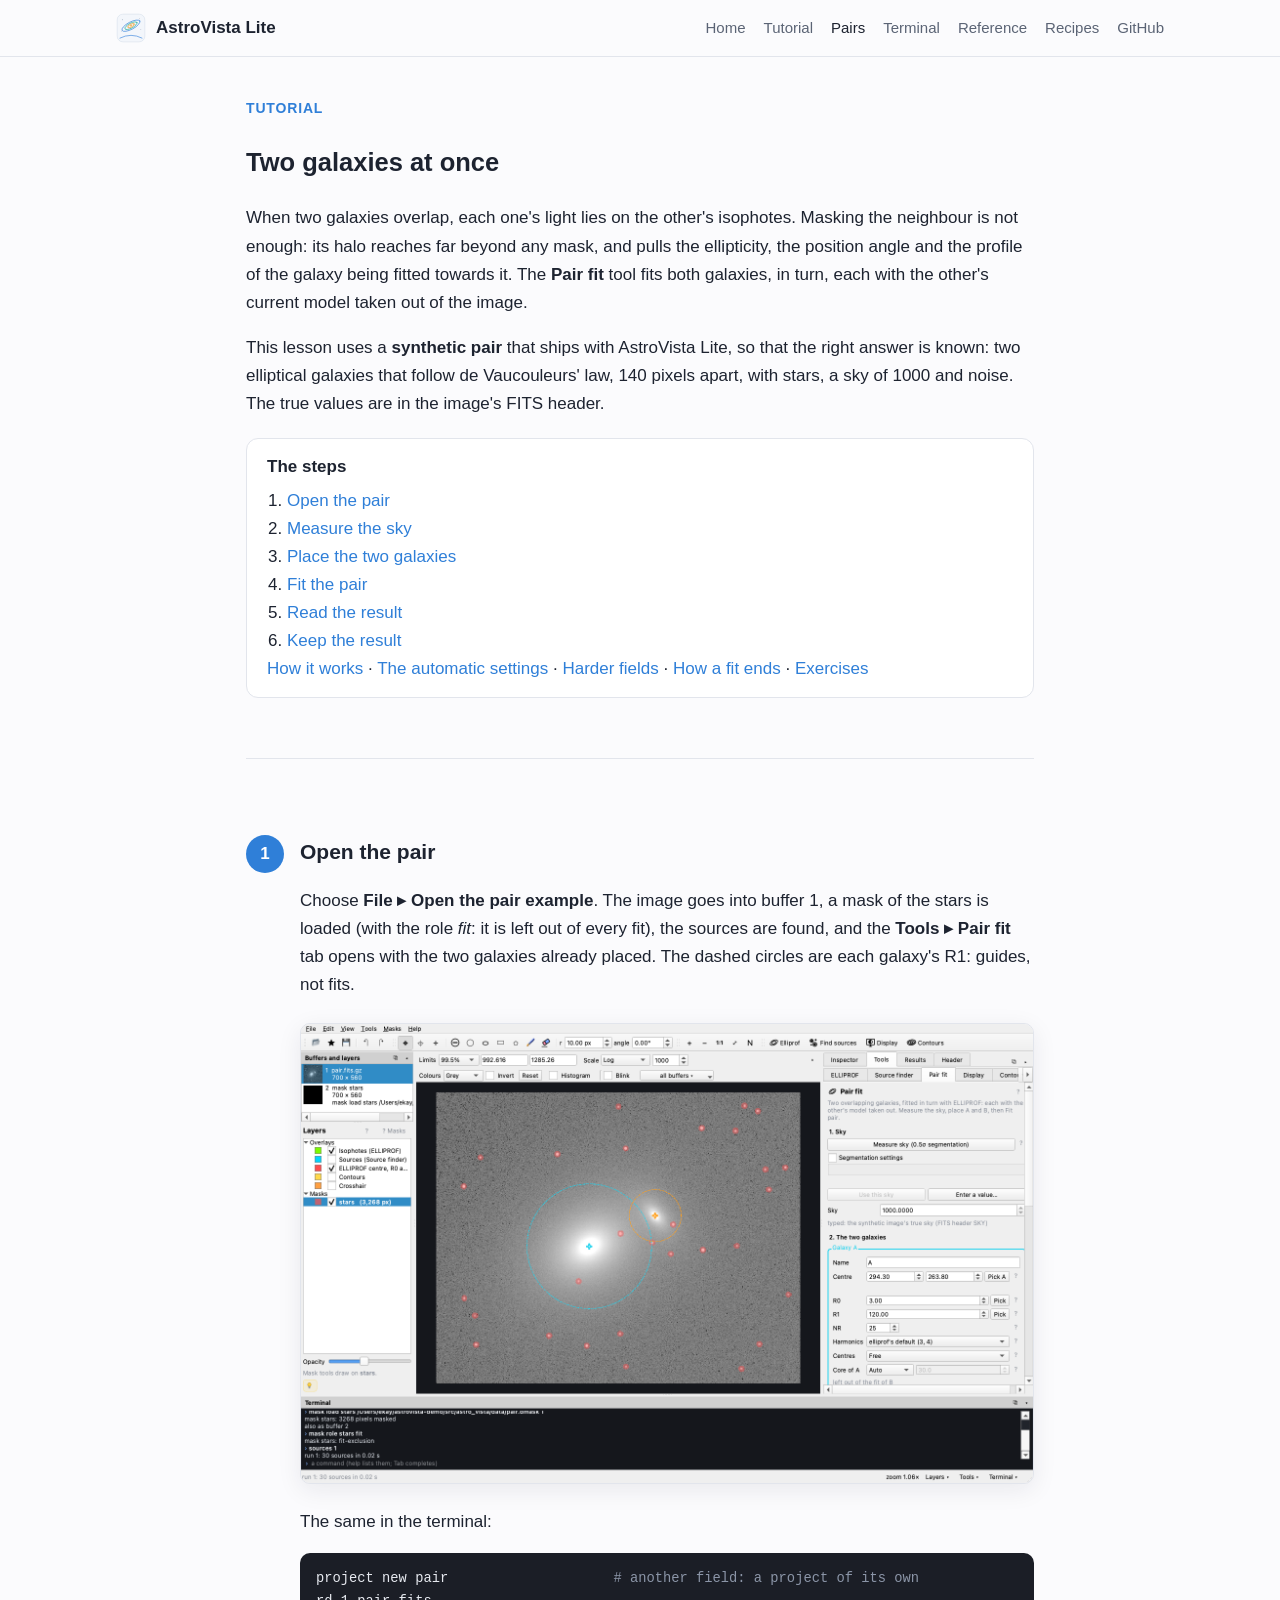
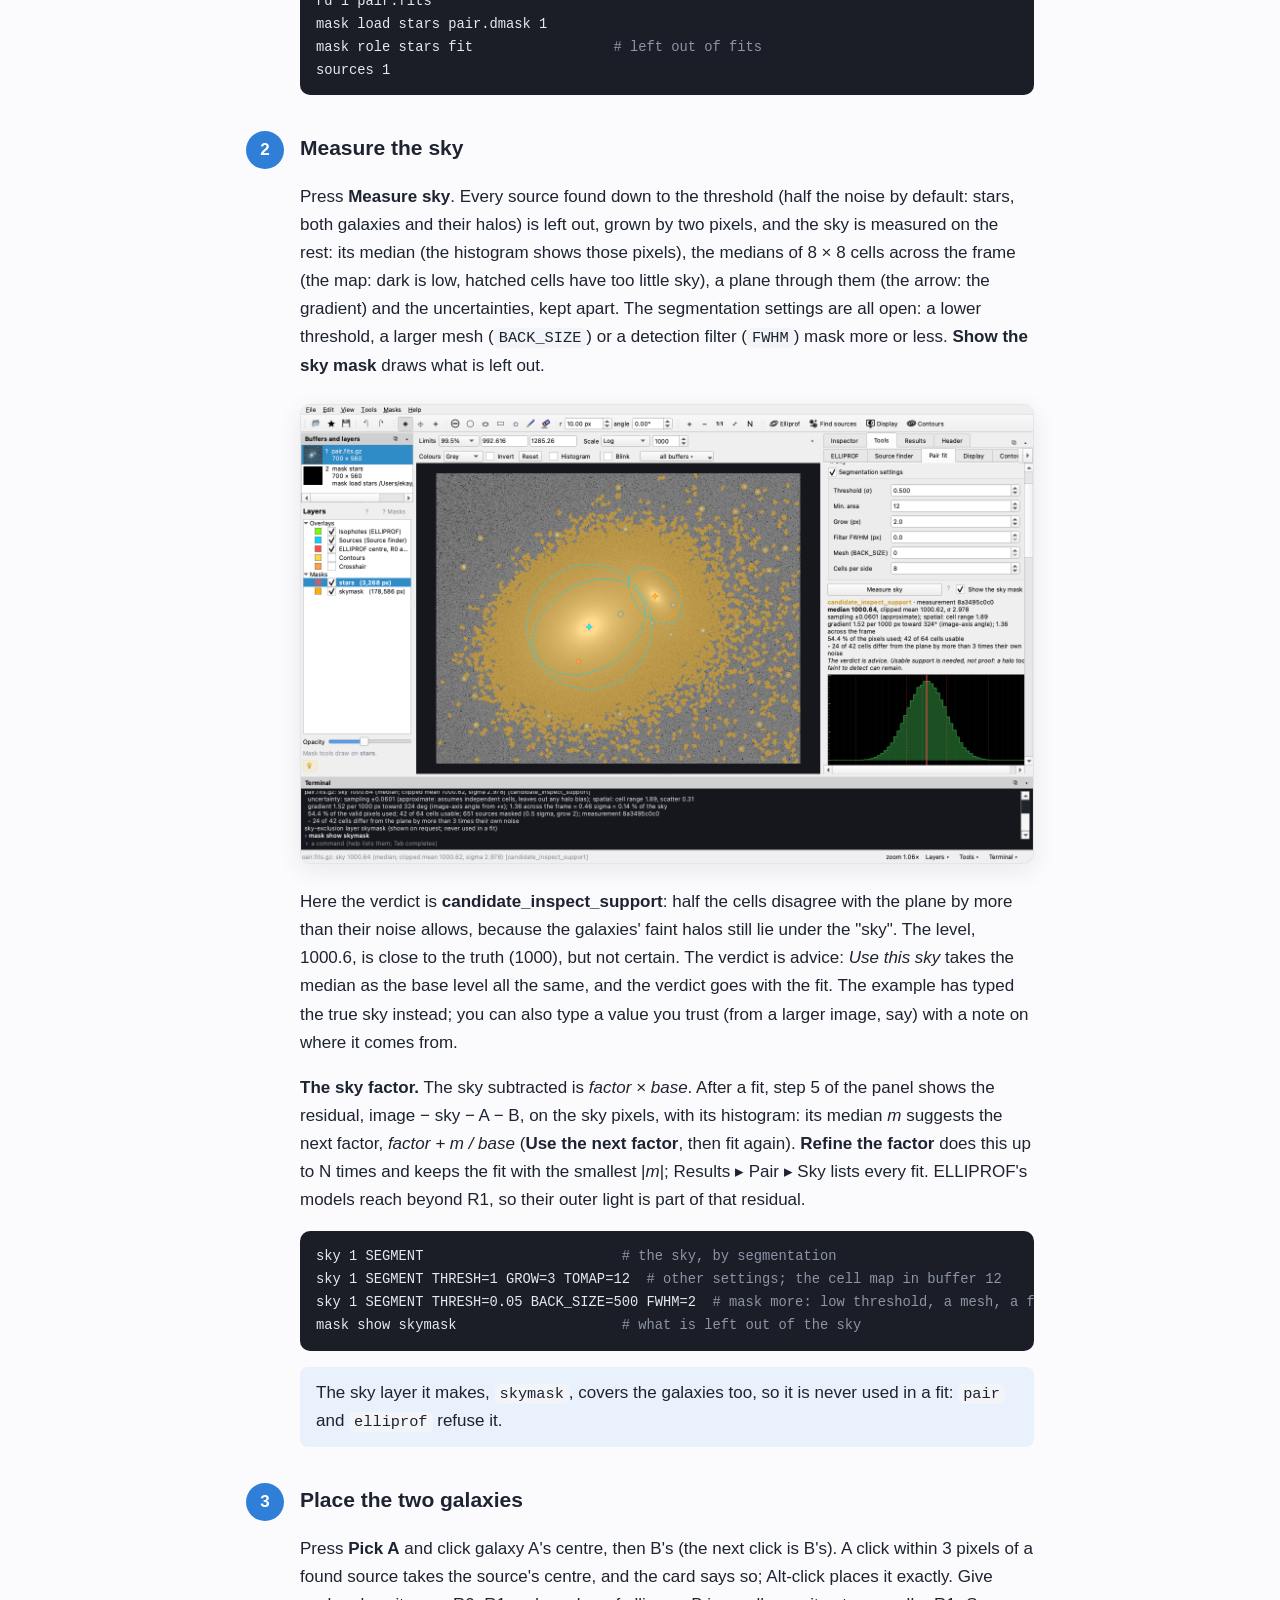
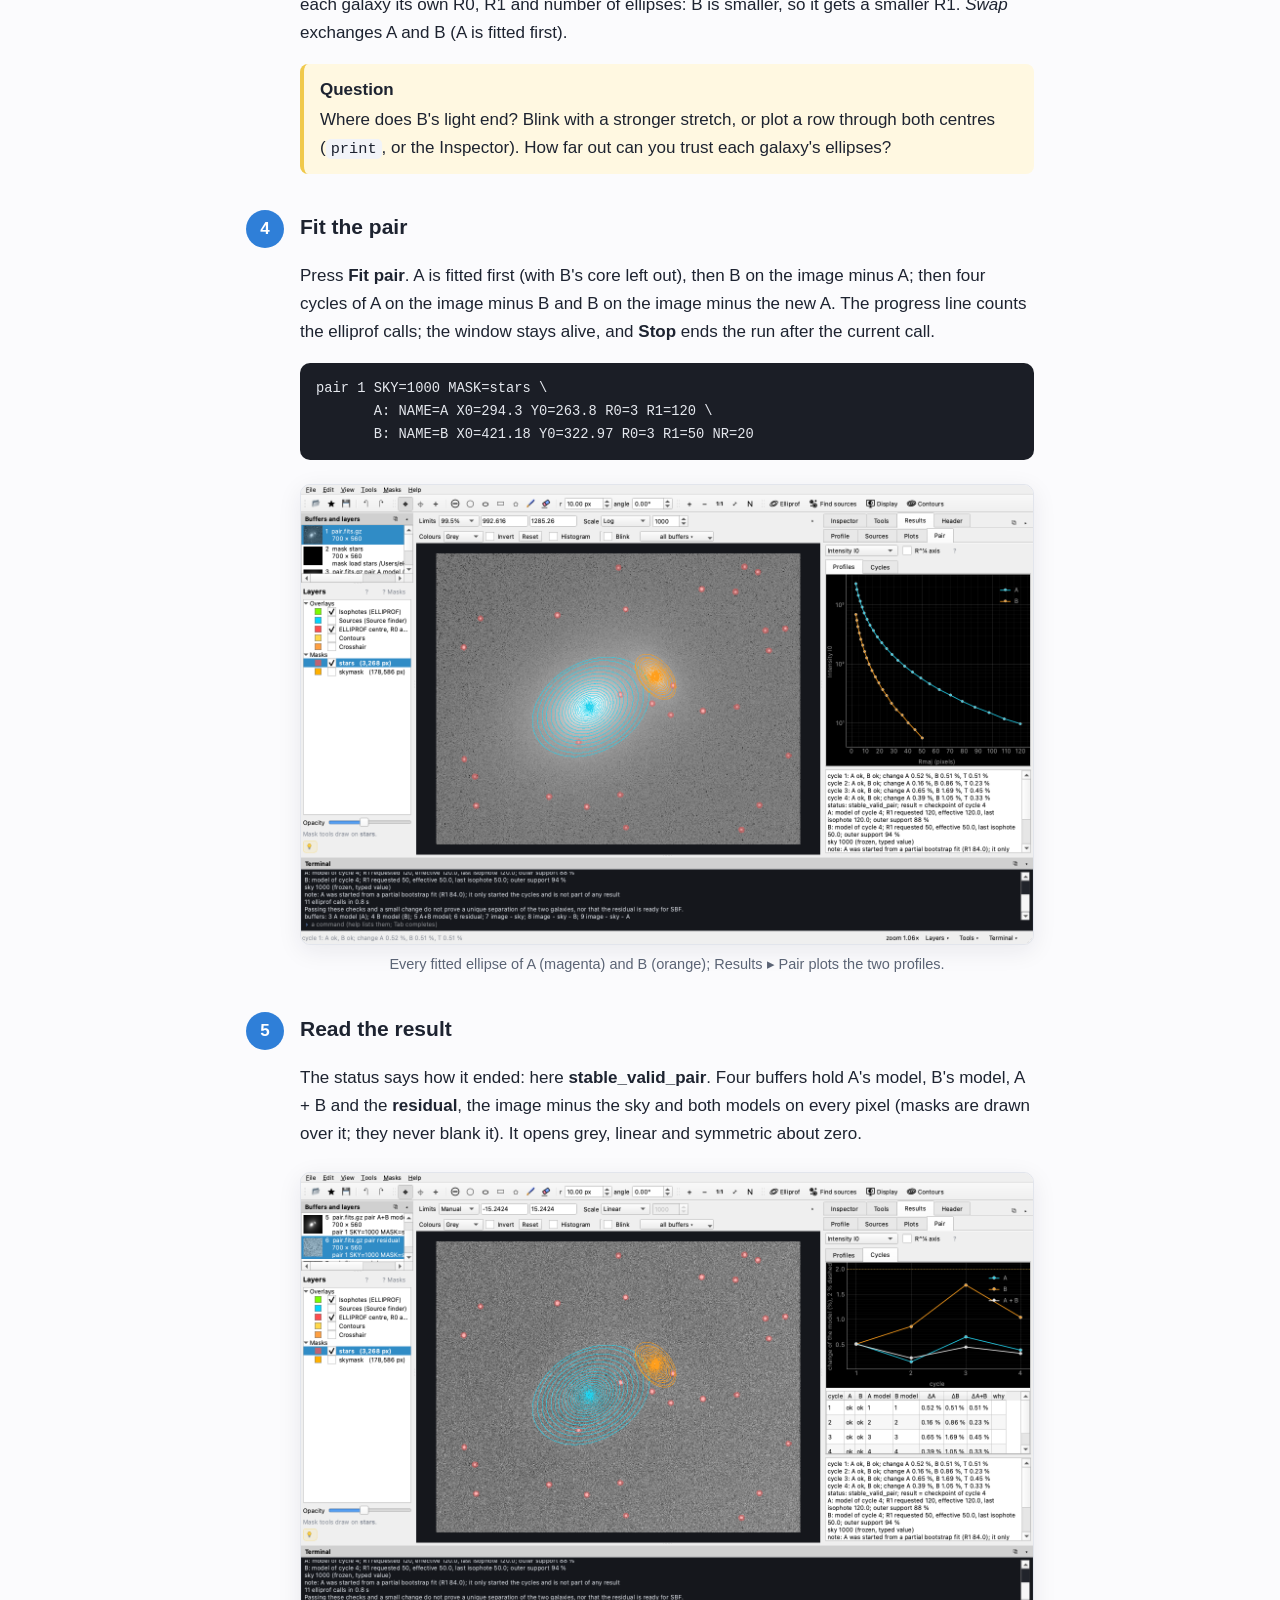
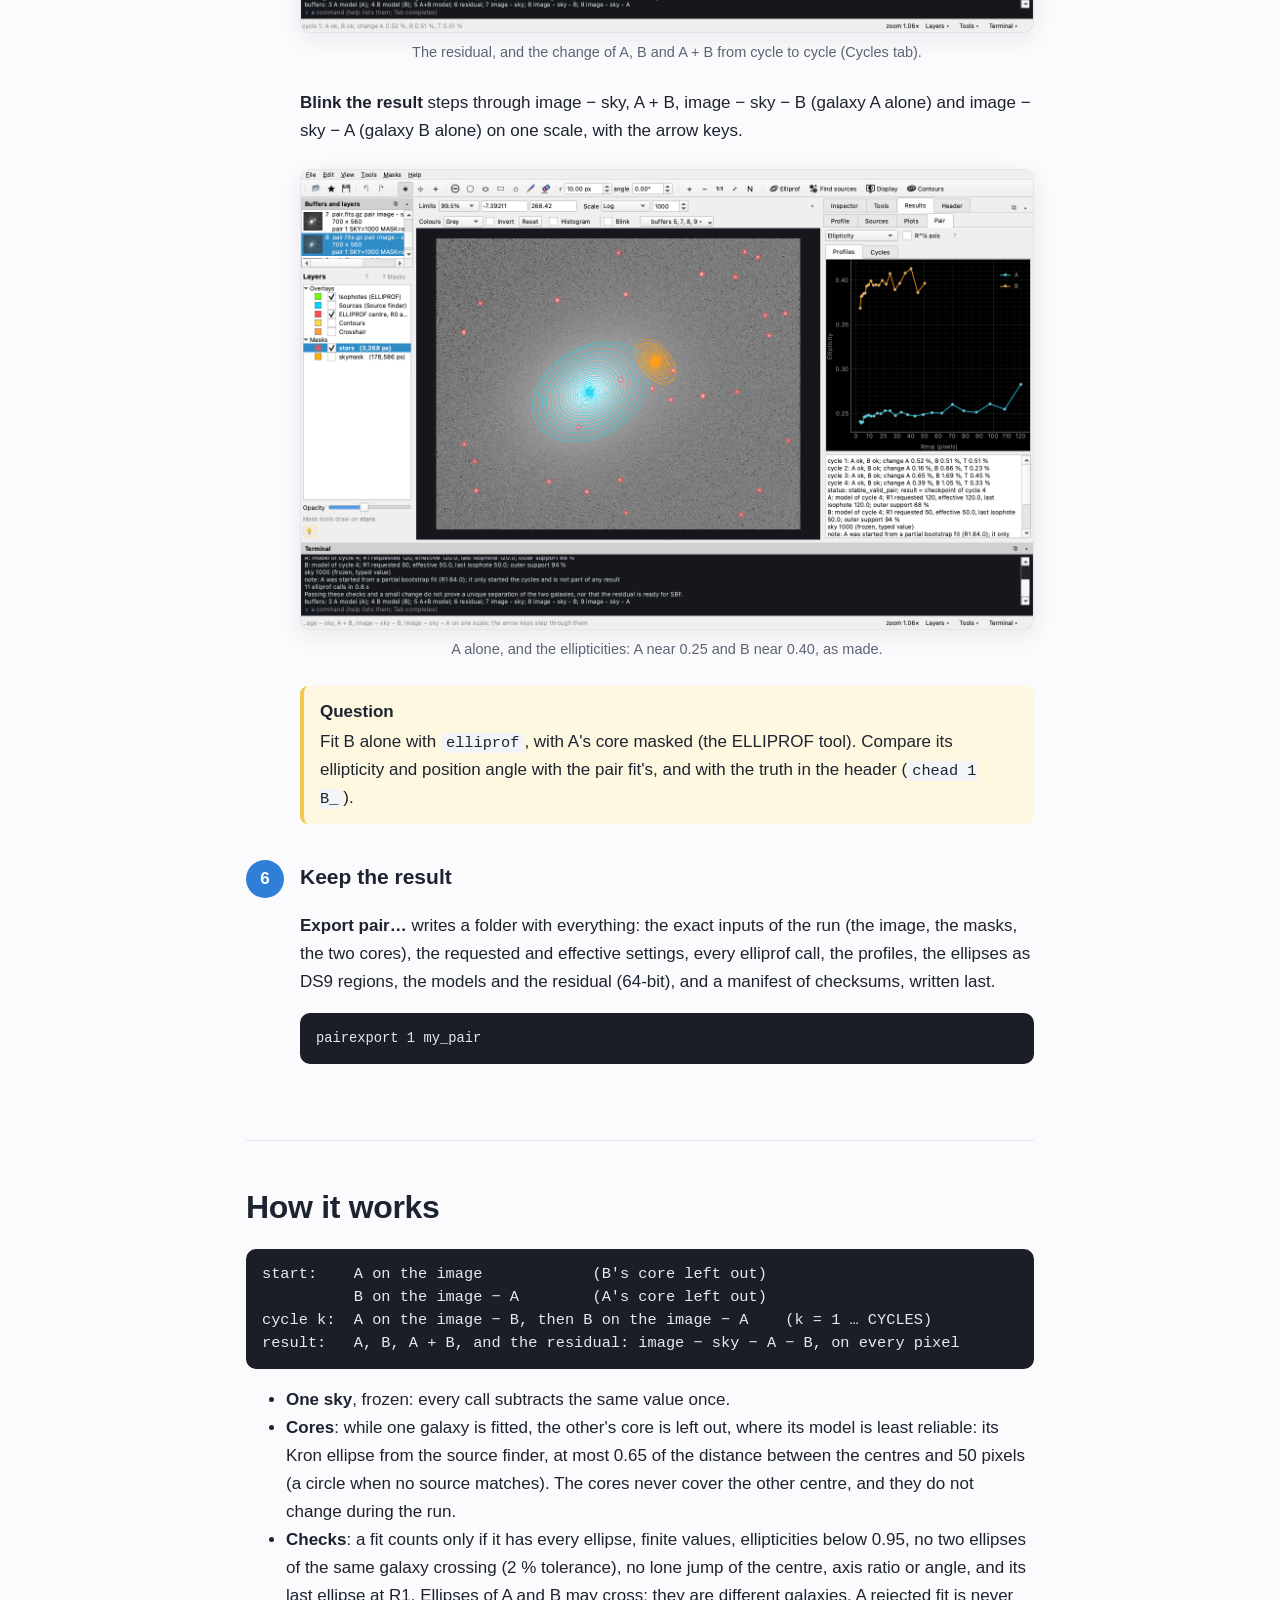
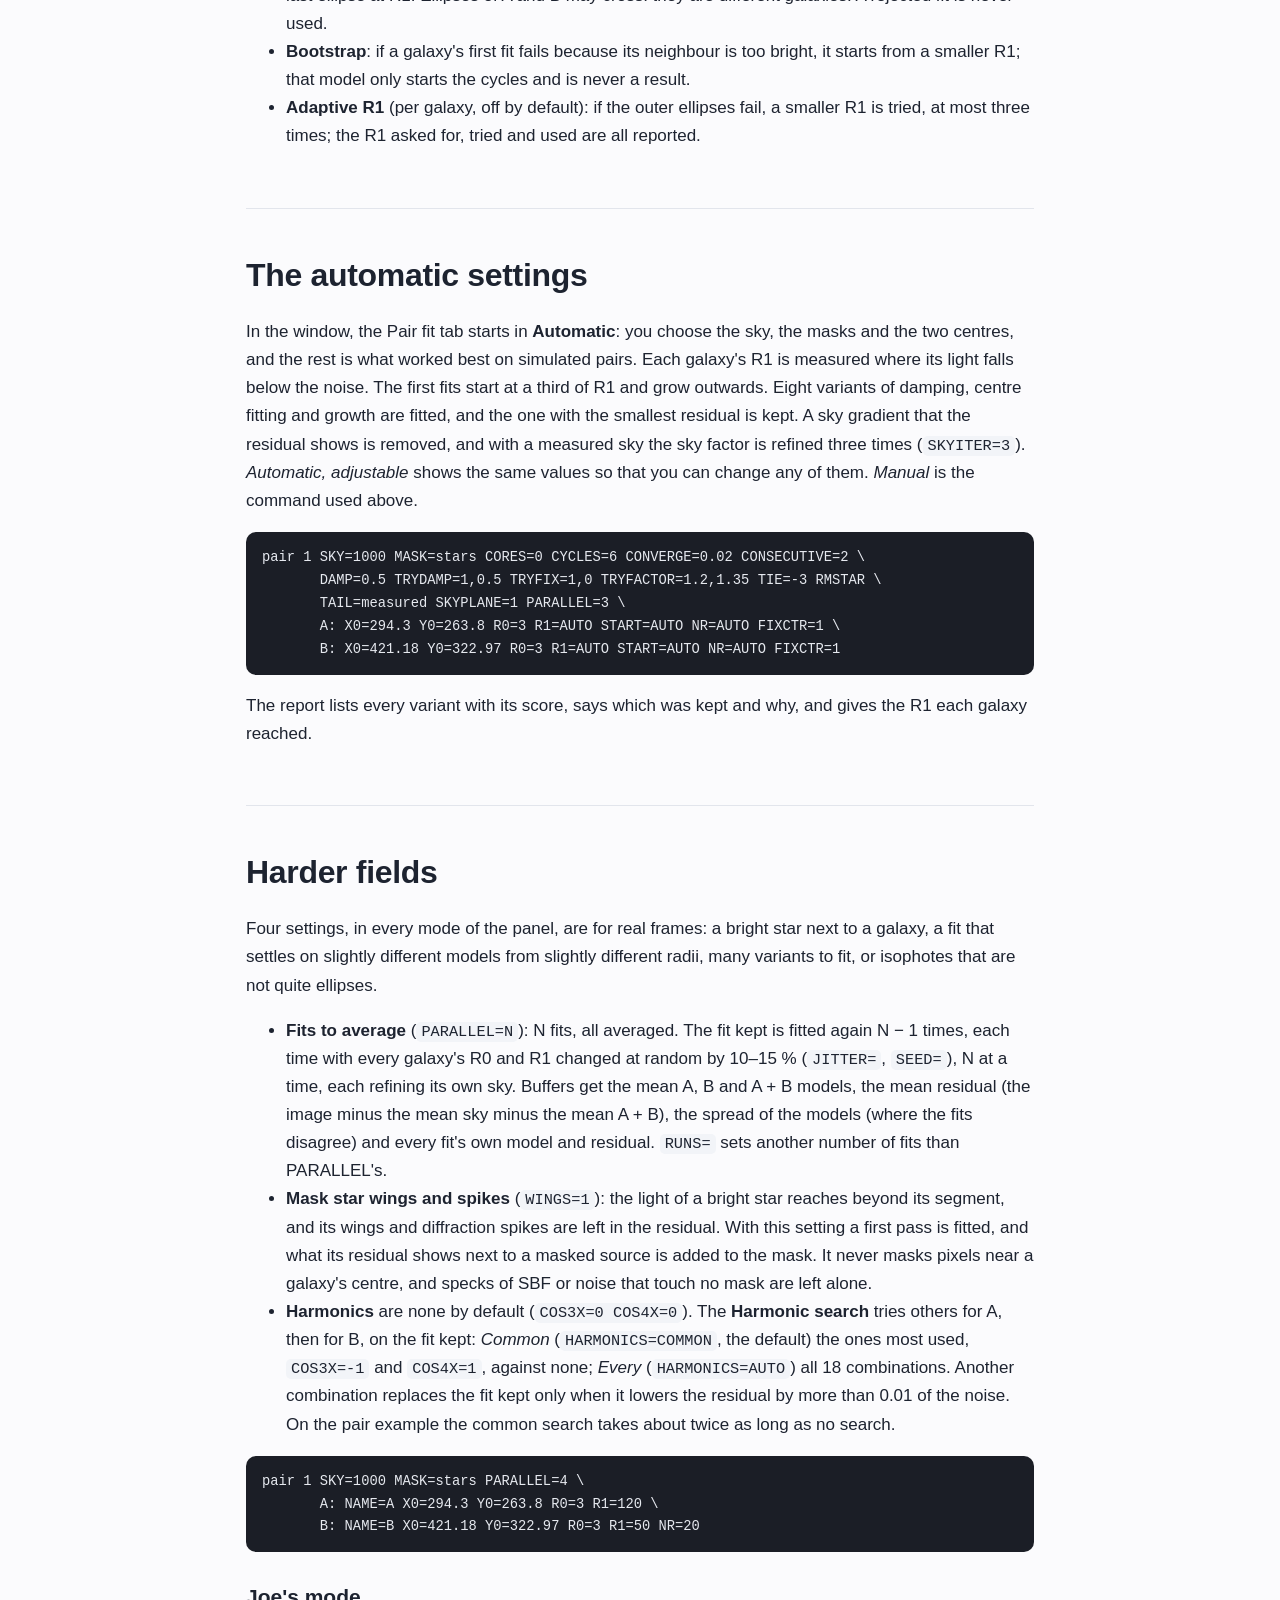
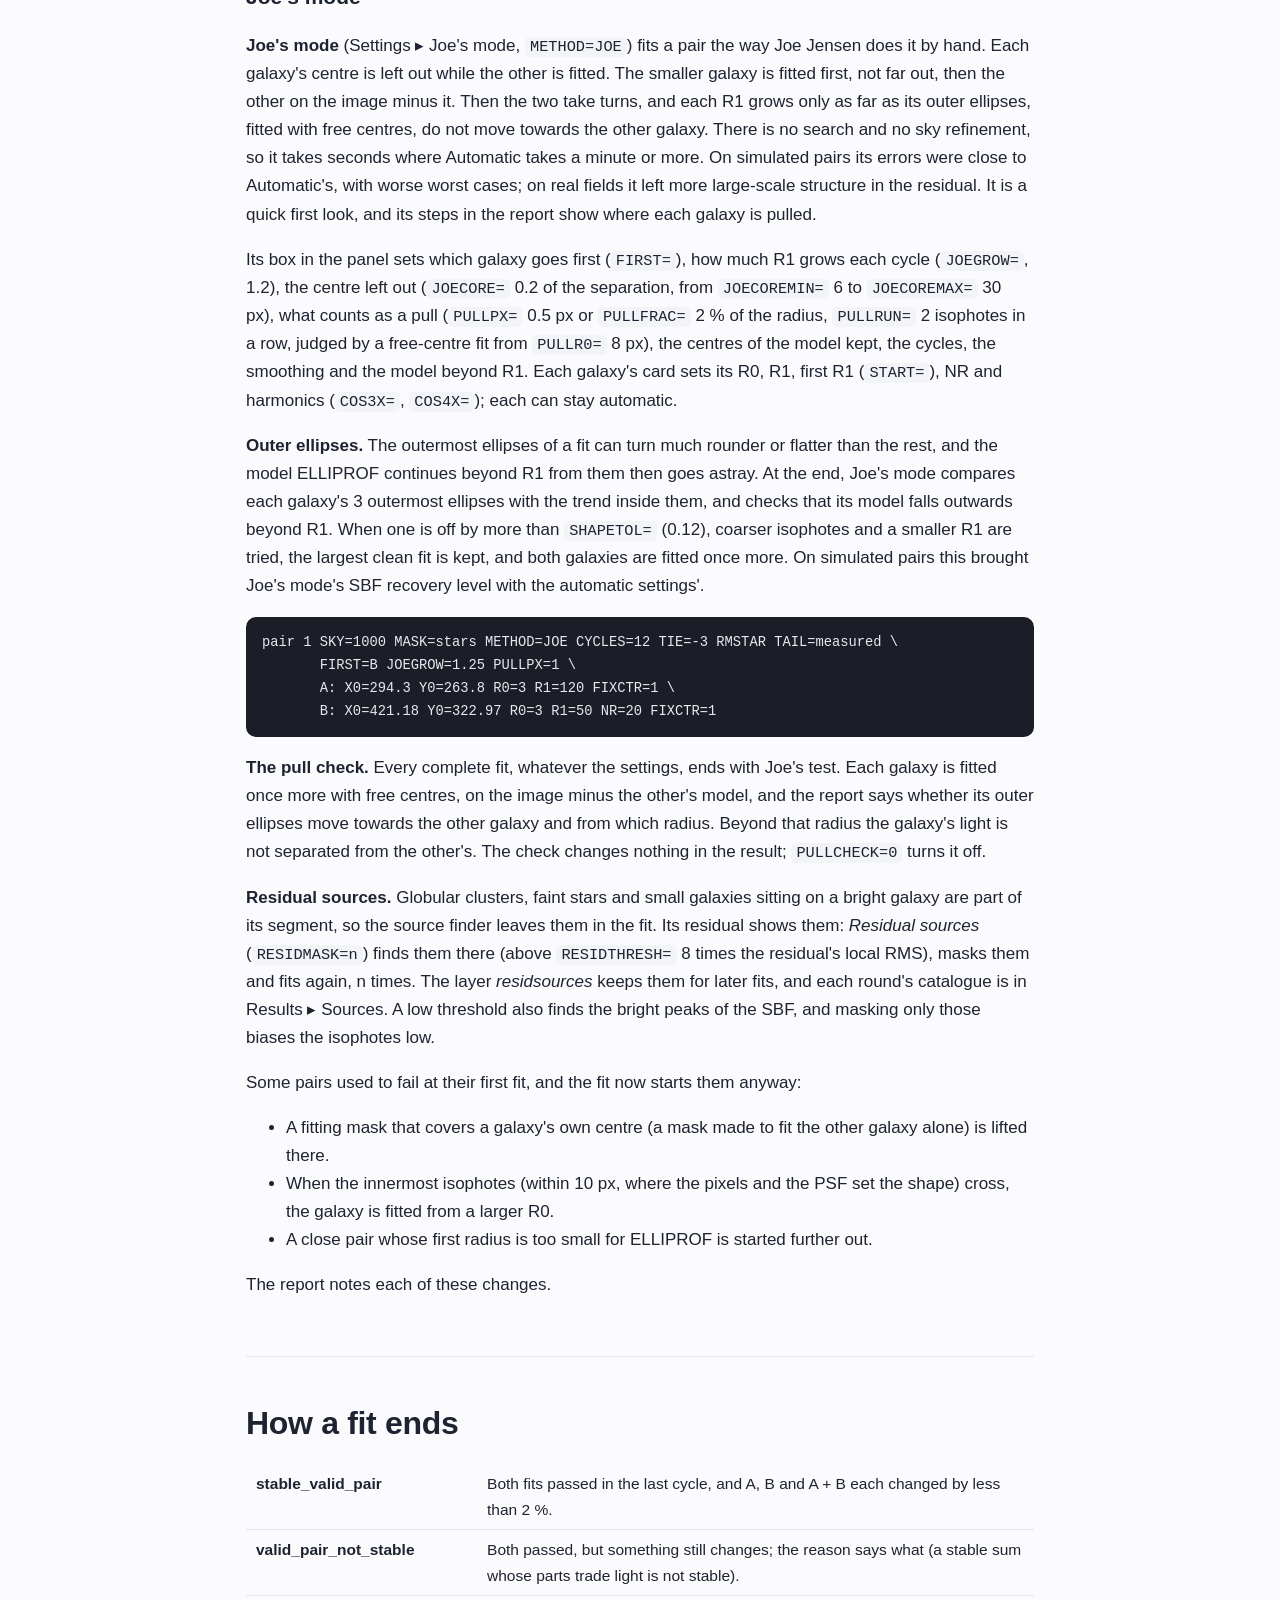
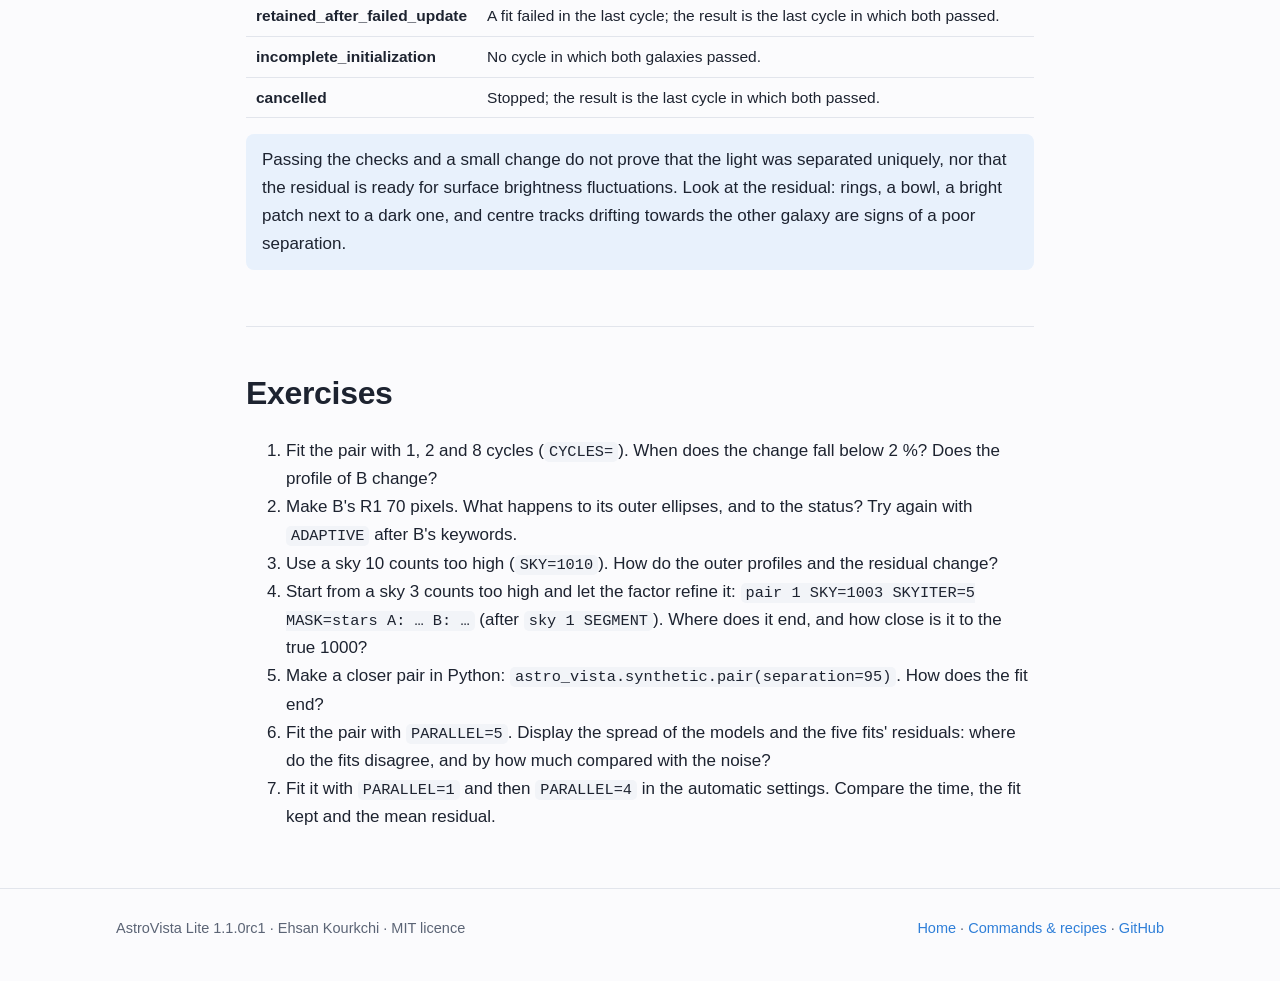
<file: docs/pairs.html>
<!doctype html>
<html lang="en">
<head>
<meta charset="utf-8">
<meta name="viewport" content="width=device-width, initial-scale=1">
<title>Pairs of Galaxies</title>
<meta name="description" content="Fit two overlapping galaxies with AstroVista Lite: measure the sky by segmentation, place the two centres, and let ELLIPROF fit each galaxy with the other's model taken out.">
<link rel="icon" href="images/logo.svg" type="image/svg+xml">
<link rel="stylesheet" href="style.css">
</head>
<body>
<header class="top">
  <div class="wrap">
    <a class="brand" href="index.html"><img src="images/logo.svg" alt="">AstroVista Lite</a>
    <nav>
      <a href="index.html">Home</a>
      <a href="tutorial.html">Tutorial</a>
      <a class="here" href="pairs.html">Pairs</a>
      <a href="terminal.html">Terminal</a>
      <a href="reference.html">Reference</a>
      <a href="commands.html">Recipes</a>
      <a href="https://github.com/ekourkchi/AstroVista-Lite">GitHub</a>
    </nav>
  </div>
</header>

<main class="wrap narrow">
<section>
  <p class="kicker">Tutorial</p>
  <h1>Two galaxies at once</h1>
  <p>When two galaxies overlap, each one's light lies on the other's isophotes. Masking the
  neighbour is not enough: its halo reaches far beyond any mask, and pulls the ellipticity,
  the position angle and the profile of the galaxy being fitted towards it. The
  <b>Pair fit</b> tool fits both galaxies, in turn, each with the other's current model
  taken out of the image.</p>
  <p>This lesson uses a <b>synthetic pair</b> that ships with AstroVista Lite, so that the
  right answer is known: two elliptical galaxies that follow de Vaucouleurs' law, 140 pixels
  apart, with stars, a sky of 1000 and noise. The true values are in the image's FITS
  header.</p>
  <div class="toc">
    <b>The steps</b>
    <ol>
      <li><a href="#p-open">Open the pair</a></li>
      <li><a href="#p-sky">Measure the sky</a></li>
      <li><a href="#p-place">Place the two galaxies</a></li>
      <li><a href="#p-fit">Fit the pair</a></li>
      <li><a href="#p-read">Read the result</a></li>
      <li><a href="#p-keep">Keep the result</a></li>
    </ol>
    <a href="#p-how">How it works</a> · <a href="#p-auto">The automatic settings</a> · <a href="#p-hard">Harder fields</a> · <a href="#p-status">How a fit ends</a> · <a href="#p-exercises">Exercises</a>
  </div>
</section>

<section>
<ol class="steps">
  <li class="step" id="p-open">
    <h3>Open the pair</h3>
    <p>Choose <b>File ▸ Open the pair example</b>. The image goes into buffer 1, a mask of
    the stars is loaded (with the role <i>fit</i>: it is left out of every fit), the
    sources are found, and the <b>Tools ▸ Pair fit</b> tab opens with the two galaxies
    already placed. The dashed circles are each galaxy's R1: guides, not fits.</p>
    <figure><img src="images/pair_setup.png" alt="The synthetic pair with A's centre and R1 circle in magenta and B's in orange, and the Pair fit panel" loading="lazy"></figure>
    <p>The same in the terminal:</p>
    <pre><code>project new pair                    <span class="c"># another field: a project of its own</span>
rd 1 pair.fits
mask load stars pair.dmask 1
mask role stars fit                 <span class="c"># left out of fits</span>
sources 1</code></pre>
  </li>

  <li class="step" id="p-sky">
    <h3>Measure the sky</h3>
    <p>Press <b>Measure sky</b>. Every source found down to the threshold (half the noise by
    default: stars, both galaxies and their halos) is left out, grown by two pixels, and the
    sky is measured on the rest: its median (the histogram shows those pixels), the medians
    of 8 × 8 cells across the frame (the map: dark is low, hatched cells have too little
    sky), a plane through them (the arrow: the gradient) and the uncertainties, kept apart.
    The segmentation settings are all open: a lower threshold, a larger mesh
    (<code>BACK_SIZE</code>) or a detection filter (<code>FWHM</code>) mask more or less.
    <b>Show the sky mask</b> draws what is left out.</p>
    <figure><img src="images/pair_sky.png" alt="The sky mask drawn over the pair, the segmentation settings, the sky card (candidate_inspect_support, median 1000.64) and the histogram of the sky pixels" loading="lazy"></figure>
    <p>Here the verdict is <b>candidate_inspect_support</b>: half the cells disagree with
    the plane by more than their noise allows, because the galaxies' faint halos still lie
    under the "sky". The level, 1000.6, is close to the truth (1000), but not certain. The
    verdict is advice: <i>Use this sky</i> takes the median as the base level all the same,
    and the verdict goes with the fit. The example has typed the true sky instead; you can
    also type a value you trust (from a larger image, say) with a note on where it comes
    from.</p>
    <p><b>The sky factor.</b> The sky subtracted is <i>factor × base</i>. After a fit, step 5
    of the panel shows the residual, image − sky − A − B, on the sky pixels, with its
    histogram: its median <i>m</i> suggests the next factor, <i>factor + m / base</i>
    (<b>Use the next factor</b>, then fit again). <b>Refine the factor</b> does this up to
    N times and keeps the fit with the smallest |<i>m</i>|; Results ▸ Pair ▸ Sky lists every
    fit. ELLIPROF's models reach beyond R1, so their outer light is part of that residual.</p>
    <pre><code>sky 1 SEGMENT                        <span class="c"># the sky, by segmentation</span>
sky 1 SEGMENT THRESH=1 GROW=3 TOMAP=12  <span class="c"># other settings; the cell map in buffer 12</span>
sky 1 SEGMENT THRESH=0.05 BACK_SIZE=500 FWHM=2  <span class="c"># mask more: low threshold, a mesh, a filter</span>
mask show skymask                    <span class="c"># what is left out of the sky</span></code></pre>
    <div class="note">The sky layer it makes, <code>skymask</code>, covers the galaxies too, so
    it is never used in a fit: <code>pair</code> and <code>elliprof</code> refuse it.</div>
  </li>

  <li class="step" id="p-place">
    <h3>Place the two galaxies</h3>
    <p>Press <b>Pick A</b> and click galaxy A's centre, then B's (the next click is B's).
    A click within 3 pixels of a found source takes the source's centre, and the card says
    so; Alt-click places it exactly. Give each galaxy its own R0, R1 and number of ellipses:
    B is smaller, so it gets a smaller R1. <i>Swap</i> exchanges A and B (A is fitted
    first).</p>
    <div class="question"><b>Question</b>Where does B's light end? Blink with a stronger
    stretch, or plot a row through both centres (<code>print</code>, or the Inspector). How
    far out can you trust each galaxy's ellipses?</div>
  </li>

  <li class="step" id="p-fit">
    <h3>Fit the pair</h3>
    <p>Press <b>Fit pair</b>. A is fitted first (with B's core left out), then B on the image
    minus A; then four cycles of A on the image minus B and B on the image minus the new A.
    The progress line counts the elliprof calls; the window stays alive, and <b>Stop</b>
    ends the run after the current call.</p>
    <pre><code>pair 1 SKY=1000 MASK=stars \
       A: NAME=A X0=294.3 Y0=263.8 R0=3 R1=120 \
       B: NAME=B X0=421.18 Y0=322.97 R0=3 R1=50 NR=20</code></pre>
    <figure><img src="images/pair_fit.png" alt="Every fitted ellipse of A in magenta and of B in orange over the image, and the two intensity profiles in Results, Pair" loading="lazy"><figcaption>Every fitted ellipse of A (magenta) and B (orange); Results ▸ Pair plots the two profiles.</figcaption></figure>
  </li>

  <li class="step" id="p-read">
    <h3>Read the result</h3>
    <p>The status says how it ended: here <b>stable_valid_pair</b>. Four buffers hold A's
    model, B's model, A + B and the <b>residual</b>, the image minus the sky and both models
    on every pixel (masks are drawn over it; they never blank it). It opens grey, linear and
    symmetric about zero.</p>
    <figure><img src="images/pair_residual.png" alt="The residual: noise and stars, with the change per cycle plotted in Results, Pair, Cycles" loading="lazy"><figcaption>The residual, and the change of A, B and A + B from cycle to cycle (Cycles tab).</figcaption></figure>
    <p><b>Blink the result</b> steps through image − sky, A + B, image − sky − B (galaxy A
    alone) and image − sky − A (galaxy B alone) on one scale, with the arrow keys.</p>
    <figure><img src="images/pair_views.png" alt="Galaxy A alone (the image minus the sky and B's model) and the ellipticity profiles of A and B" loading="lazy"><figcaption>A alone, and the ellipticities: A near 0.25 and B near 0.40, as made.</figcaption></figure>
    <div class="question"><b>Question</b>Fit B alone with <code>elliprof</code>, with A's
    core masked (the ELLIPROF tool). Compare its ellipticity and position angle with the
    pair fit's, and with the truth in the header (<code>chead 1 B_</code>).</div>
  </li>

  <li class="step" id="p-keep">
    <h3>Keep the result</h3>
    <p><b>Export pair…</b> writes a folder with everything: the exact inputs of the run
    (the image, the masks, the two cores), the requested and effective settings, every
    elliprof call, the profiles, the ellipses as DS9 regions, the models and the residual
    (64-bit), and a manifest of checksums, written last.</p>
    <pre><code>pairexport 1 my_pair</code></pre>
  </li>
</ol>
</section>

<section id="p-how">
  <h2>How it works</h2>
  <pre>start:    A on the image            (B's core left out)
          B on the image − A        (A's core left out)
cycle k:  A on the image − B, then B on the image − A    (k = 1 … CYCLES)
result:   A, B, A + B, and the residual: image − sky − A − B, on every pixel</pre>
  <ul>
    <li><b>One sky</b>, frozen: every call subtracts the same value once.</li>
    <li><b>Cores</b>: while one galaxy is fitted, the other's core is left out, where its
    model is least reliable: its Kron ellipse from the source finder, at most 0.65 of the
    distance between the centres and 50 pixels (a circle when no source matches). The cores
    never cover the other centre, and they do not change during the run.</li>
    <li><b>Checks</b>: a fit counts only if it has every ellipse, finite values, ellipticities
    below 0.95, no two ellipses of the same galaxy crossing (2 % tolerance), no lone jump of
    the centre, axis ratio or angle, and its last ellipse at R1. Ellipses of A and B may
    cross: they are different galaxies. A rejected fit is never used.</li>
    <li><b>Bootstrap</b>: if a galaxy's first fit fails because its neighbour is too bright,
    it starts from a smaller R1; that model only starts the cycles and is never a result.</li>
    <li><b>Adaptive R1</b> (per galaxy, off by default): if the outer ellipses fail, a smaller
    R1 is tried, at most three times; the R1 asked for, tried and used are all reported.</li>
  </ul>
</section>

<section id="p-auto">
  <h2>The automatic settings</h2>
  <p>In the window, the Pair fit tab starts in <b>Automatic</b>: you choose the sky, the
  masks and the two centres, and the rest is what worked best on simulated pairs. Each
  galaxy's R1 is measured where its light falls below the noise. The first fits start at a
  third of R1 and grow outwards. Eight variants of damping, centre fitting and growth are
  fitted, and the one with the smallest residual is kept. A sky gradient that the residual
  shows is removed, and with a measured sky the sky factor is refined three times
  (<code>SKYITER=3</code>). <i>Automatic, adjustable</i> shows the same values so that you
  can change any of them. <i>Manual</i> is the command used above.</p>
  <pre><code>pair 1 SKY=1000 MASK=stars CORES=0 CYCLES=6 CONVERGE=0.02 CONSECUTIVE=2 \
       DAMP=0.5 TRYDAMP=1,0.5 TRYFIX=1,0 TRYFACTOR=1.2,1.35 TIE=-3 RMSTAR \
       TAIL=measured SKYPLANE=1 PARALLEL=3 \
       A: X0=294.3 Y0=263.8 R0=3 R1=AUTO START=AUTO NR=AUTO FIXCTR=1 \
       B: X0=421.18 Y0=322.97 R0=3 R1=AUTO START=AUTO NR=AUTO FIXCTR=1</code></pre>
  <p>The report lists every variant with its score, says which was kept and why, and gives
  the R1 each galaxy reached.</p>
</section>

<section id="p-hard">
  <h2>Harder fields</h2>
  <p>Four settings, in every mode of the panel, are for real frames: a bright star next to
  a galaxy, a fit that settles on slightly different models from slightly different
  radii, many variants to fit, or isophotes that are not quite ellipses.</p>
  <ul>
    <li><b>Fits to average</b> (<code>PARALLEL=N</code>): N fits, all averaged. The fit
    kept is fitted again N − 1 times, each time with every galaxy's R0 and R1 changed at
    random by 10–15 % (<code>JITTER=</code>, <code>SEED=</code>), N at a time, each refining
    its own sky. Buffers get the mean A, B and A + B models, the mean residual (the image
    minus the mean sky minus the mean A + B), the spread of the models (where the fits
    disagree) and every fit's own model and residual. <code>RUNS=</code> sets another
    number of fits than PARALLEL's.</li>
    <li><b>Mask star wings and spikes</b> (<code>WINGS=1</code>): the light of a bright
    star reaches beyond its segment, and its wings and diffraction spikes are left in the
    residual. With this setting a first pass is fitted, and what its residual shows next to
    a masked source is added to the mask. It never masks pixels near a galaxy's centre, and
    specks of SBF or noise that touch no mask are left alone.</li>
    <li><b>Harmonics</b> are none by default (<code>COS3X=0 COS4X=0</code>). The
    <b>Harmonic search</b> tries others for A, then for B, on the fit kept: <i>Common</i>
    (<code>HARMONICS=COMMON</code>, the default) the ones most used, <code>COS3X=-1</code>
    and <code>COS4X=1</code>, against none; <i>Every</i> (<code>HARMONICS=AUTO</code>) all
    18 combinations. Another combination replaces the fit kept only when it lowers the
    residual by more than 0.01 of the noise. On the pair example the common search takes
    about twice as long as no search.</li>
  </ul>
  <pre><code>pair 1 SKY=1000 MASK=stars PARALLEL=4 \
       A: NAME=A X0=294.3 Y0=263.8 R0=3 R1=120 \
       B: NAME=B X0=421.18 Y0=322.97 R0=3 R1=50 NR=20</code></pre>
  <h3>Joe's mode</h3>
  <p><b>Joe's mode</b> (Settings ▸ Joe's mode, <code>METHOD=JOE</code>) fits a pair the
  way Joe Jensen does it by hand. Each galaxy's centre is left out while the other is
  fitted. The smaller galaxy is fitted first, not far out, then the other on the image
  minus it. Then the two take turns, and each R1 grows only as far as its outer ellipses,
  fitted with free centres, do not move towards the other galaxy. There is no search and
  no sky refinement, so it takes seconds where Automatic takes a minute or more. On
  simulated pairs its errors were close to Automatic's, with worse worst cases; on real
  fields it left more large-scale structure in the residual. It is a quick first look,
  and its steps in the report show where each galaxy is pulled.</p>
  <p>Its box in the panel sets which galaxy goes first (<code>FIRST=</code>), how much R1
  grows each cycle (<code>JOEGROW=</code>, 1.2), the centre left out
  (<code>JOECORE=</code> 0.2 of the separation, from <code>JOECOREMIN=</code> 6 to
  <code>JOECOREMAX=</code> 30 px), what counts as a pull (<code>PULLPX=</code> 0.5 px or
  <code>PULLFRAC=</code> 2 % of the radius, <code>PULLRUN=</code> 2 isophotes in a row,
  judged by a free-centre fit from <code>PULLR0=</code> 8 px), the centres of the model
  kept, the cycles, the smoothing and the model beyond R1. Each galaxy's card sets its R0,
  R1, first R1 (<code>START=</code>), NR and harmonics (<code>COS3X=</code>,
  <code>COS4X=</code>); each can stay automatic.</p>
  <p><b>Outer ellipses.</b> The outermost ellipses of a fit can turn much rounder or flatter
  than the rest, and the model ELLIPROF continues beyond R1 from them then goes astray. At
  the end, Joe's mode compares each galaxy's 3 outermost ellipses with the trend inside
  them, and checks that its model falls outwards beyond R1. When one is off by more than
  <code>SHAPETOL=</code> (0.12), coarser isophotes and a smaller R1 are tried, the largest
  clean fit is kept, and both galaxies are fitted once more. On simulated pairs this
  brought Joe's mode's SBF recovery level with the automatic settings'.</p>
  <pre><code>pair 1 SKY=1000 MASK=stars METHOD=JOE CYCLES=12 TIE=-3 RMSTAR TAIL=measured \
       FIRST=B JOEGROW=1.25 PULLPX=1 \
       A: X0=294.3 Y0=263.8 R0=3 R1=120 FIXCTR=1 \
       B: X0=421.18 Y0=322.97 R0=3 R1=50 NR=20 FIXCTR=1</code></pre>
  <p><b>The pull check.</b> Every complete fit, whatever the settings, ends with Joe's
  test. Each galaxy is fitted once more with free centres, on the image minus the other's
  model, and the report says whether its outer ellipses move towards the other galaxy and
  from which radius. Beyond that radius the galaxy's light is not separated from the
  other's. The check changes nothing in the result; <code>PULLCHECK=0</code> turns it
  off.</p>
  <p><b>Residual sources.</b> Globular clusters, faint stars and small galaxies sitting on a
  bright galaxy are part of its segment, so the source finder leaves them in the fit. Its
  residual shows them: <i>Residual sources</i> (<code>RESIDMASK=n</code>) finds them there
  (above <code>RESIDTHRESH=</code> 8 times the residual's local RMS), masks them and fits
  again, n times. The layer <i>residsources</i> keeps them for later fits, and each round's
  catalogue is in Results ▸ Sources. A low threshold also finds the bright peaks of the
  SBF, and masking only those biases the isophotes low.</p>
  <p>Some pairs used to fail at their first fit, and the fit now starts them anyway:</p>
  <ul>
    <li>A fitting mask that covers a galaxy's own centre (a mask made to fit the other
    galaxy alone) is lifted there.</li>
    <li>When the innermost isophotes (within 10 px, where the pixels and the PSF set the
    shape) cross, the galaxy is fitted from a larger R0.</li>
    <li>A close pair whose first radius is too small for ELLIPROF is started further
    out.</li>
  </ul>
  <p>The report notes each of these changes.</p>
</section>

<section id="p-status">
  <h2>How a fit ends</h2>
  <table class="plain">
    <tr><td><b>stable_valid_pair</b></td><td>Both fits passed in the last cycle, and A, B and A + B each changed by less than 2 %.</td></tr>
    <tr><td><b>valid_pair_not_stable</b></td><td>Both passed, but something still changes; the reason says what (a stable sum whose parts trade light is not stable).</td></tr>
    <tr><td><b>retained_after_failed_update</b></td><td>A fit failed in the last cycle; the result is the last cycle in which both passed.</td></tr>
    <tr><td><b>incomplete_initialization</b></td><td>No cycle in which both galaxies passed.</td></tr>
    <tr><td><b>cancelled</b></td><td>Stopped; the result is the last cycle in which both passed.</td></tr>
  </table>
  <div class="note">Passing the checks and a small change do not prove that the light was
  separated uniquely, nor that the residual is ready for surface brightness fluctuations.
  Look at the residual: rings, a bowl, a bright patch next to a dark one, and centre tracks
  drifting towards the other galaxy are signs of a poor separation.</div>
</section>

<section id="p-exercises">
  <h2>Exercises</h2>
  <ol>
    <li>Fit the pair with 1, 2 and 8 cycles (<code>CYCLES=</code>). When does the change
    fall below 2 %? Does the profile of B change?</li>
    <li>Make B's R1 70 pixels. What happens to its outer ellipses, and to the status? Try
    again with <code>ADAPTIVE</code> after B's keywords.</li>
    <li>Use a sky 10 counts too high (<code>SKY=1010</code>). How do the outer profiles and
    the residual change?</li>
    <li>Start from a sky 3 counts too high and let the factor refine it:
    <code>pair 1 SKY=1003 SKYITER=5 MASK=stars A: … B: …</code> (after <code>sky 1
    SEGMENT</code>). Where does it end, and how close is it to the true 1000?</li>
    <li>Make a closer pair in Python: <code>astro_vista.synthetic.pair(separation=95)</code>.
    How does the fit end?</li>
    <li>Fit the pair with <code>PARALLEL=5</code>. Display the spread of the models and the
    five fits' residuals: where do the fits disagree, and by how much compared with the
    noise?</li>
    <li>Fit it with <code>PARALLEL=1</code> and then <code>PARALLEL=4</code> in the
    automatic settings. Compare the time, the fit kept and the mean residual.</li>
  </ol>
</section>
</main>

<footer>
  <div class="wrap">
    <span>AstroVista Lite 1.1.0rc1 · Ehsan Kourkchi · MIT licence</span>
    <span><a href="index.html">Home</a> · <a href="commands.html">Commands &amp; recipes</a> · <a href="https://github.com/ekourkchi/AstroVista-Lite">GitHub</a></span>
  </div>
</footer>
</body>
</html>
</file>
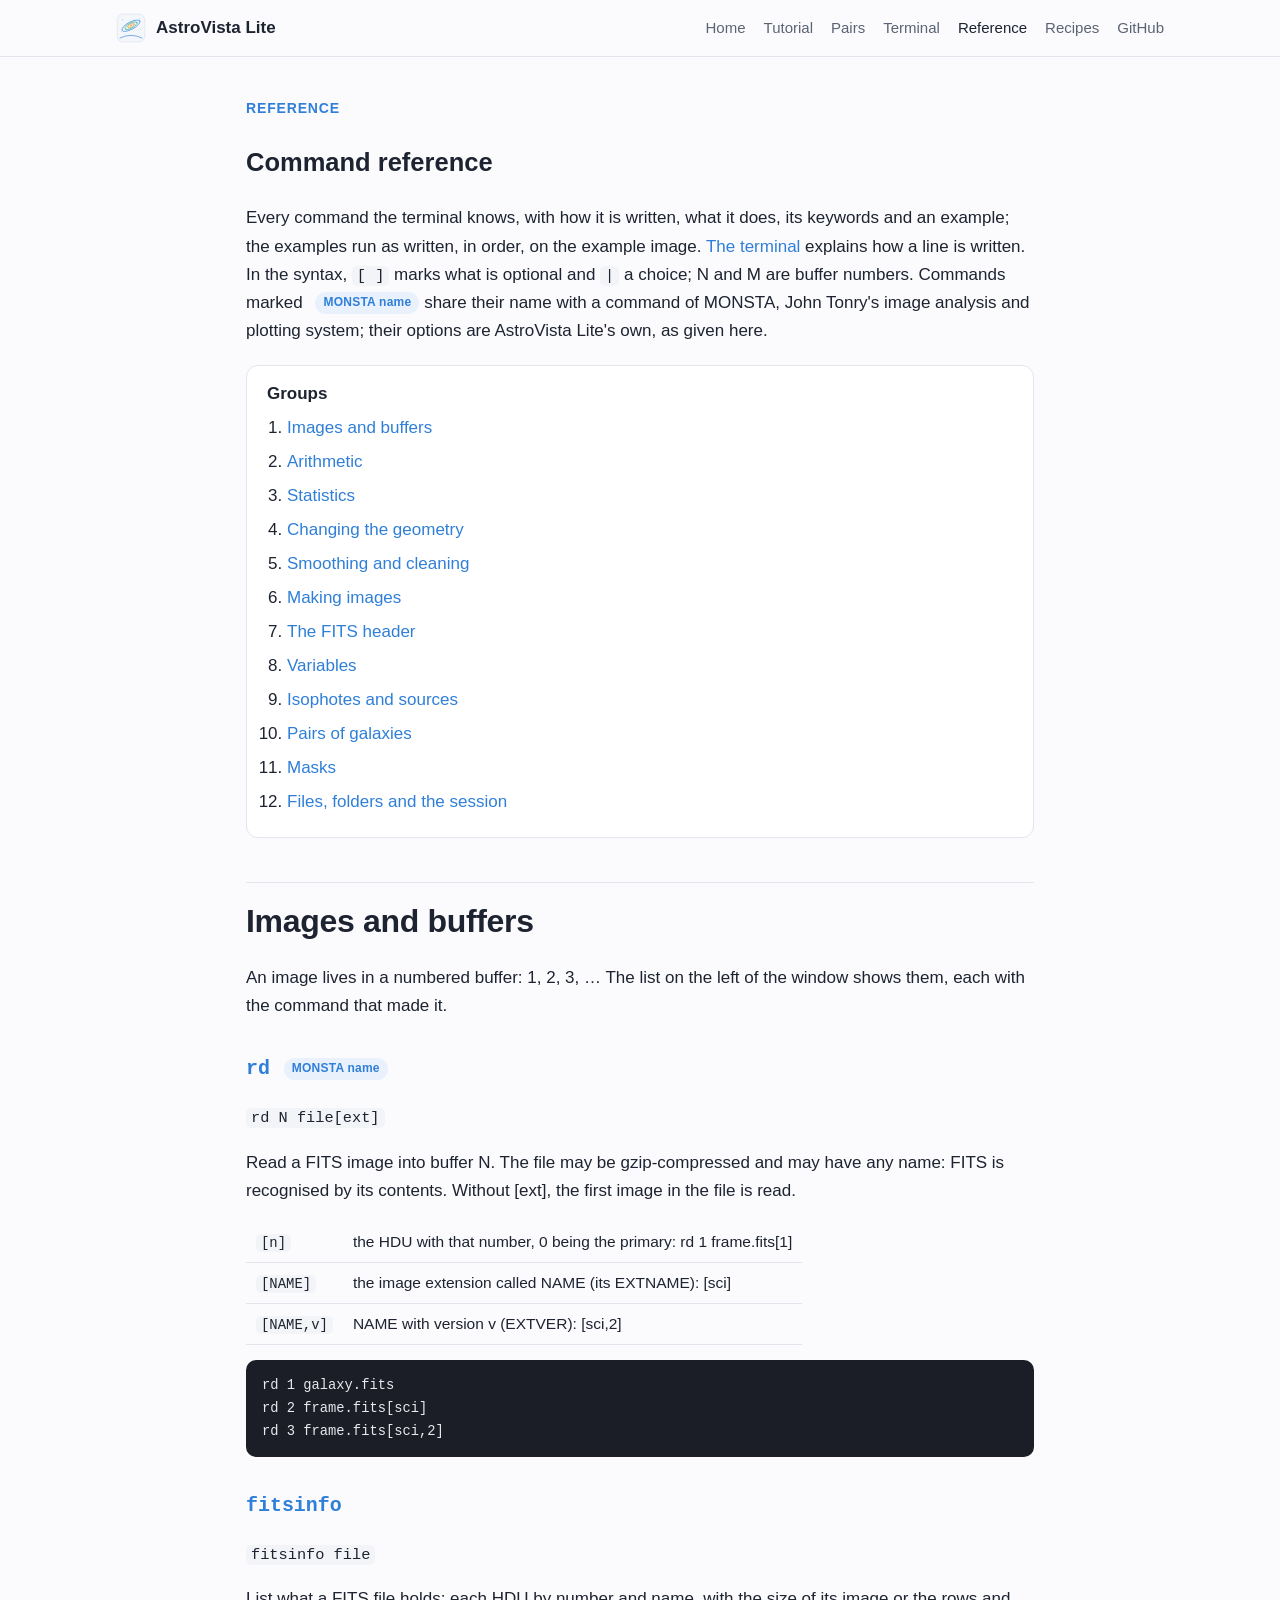
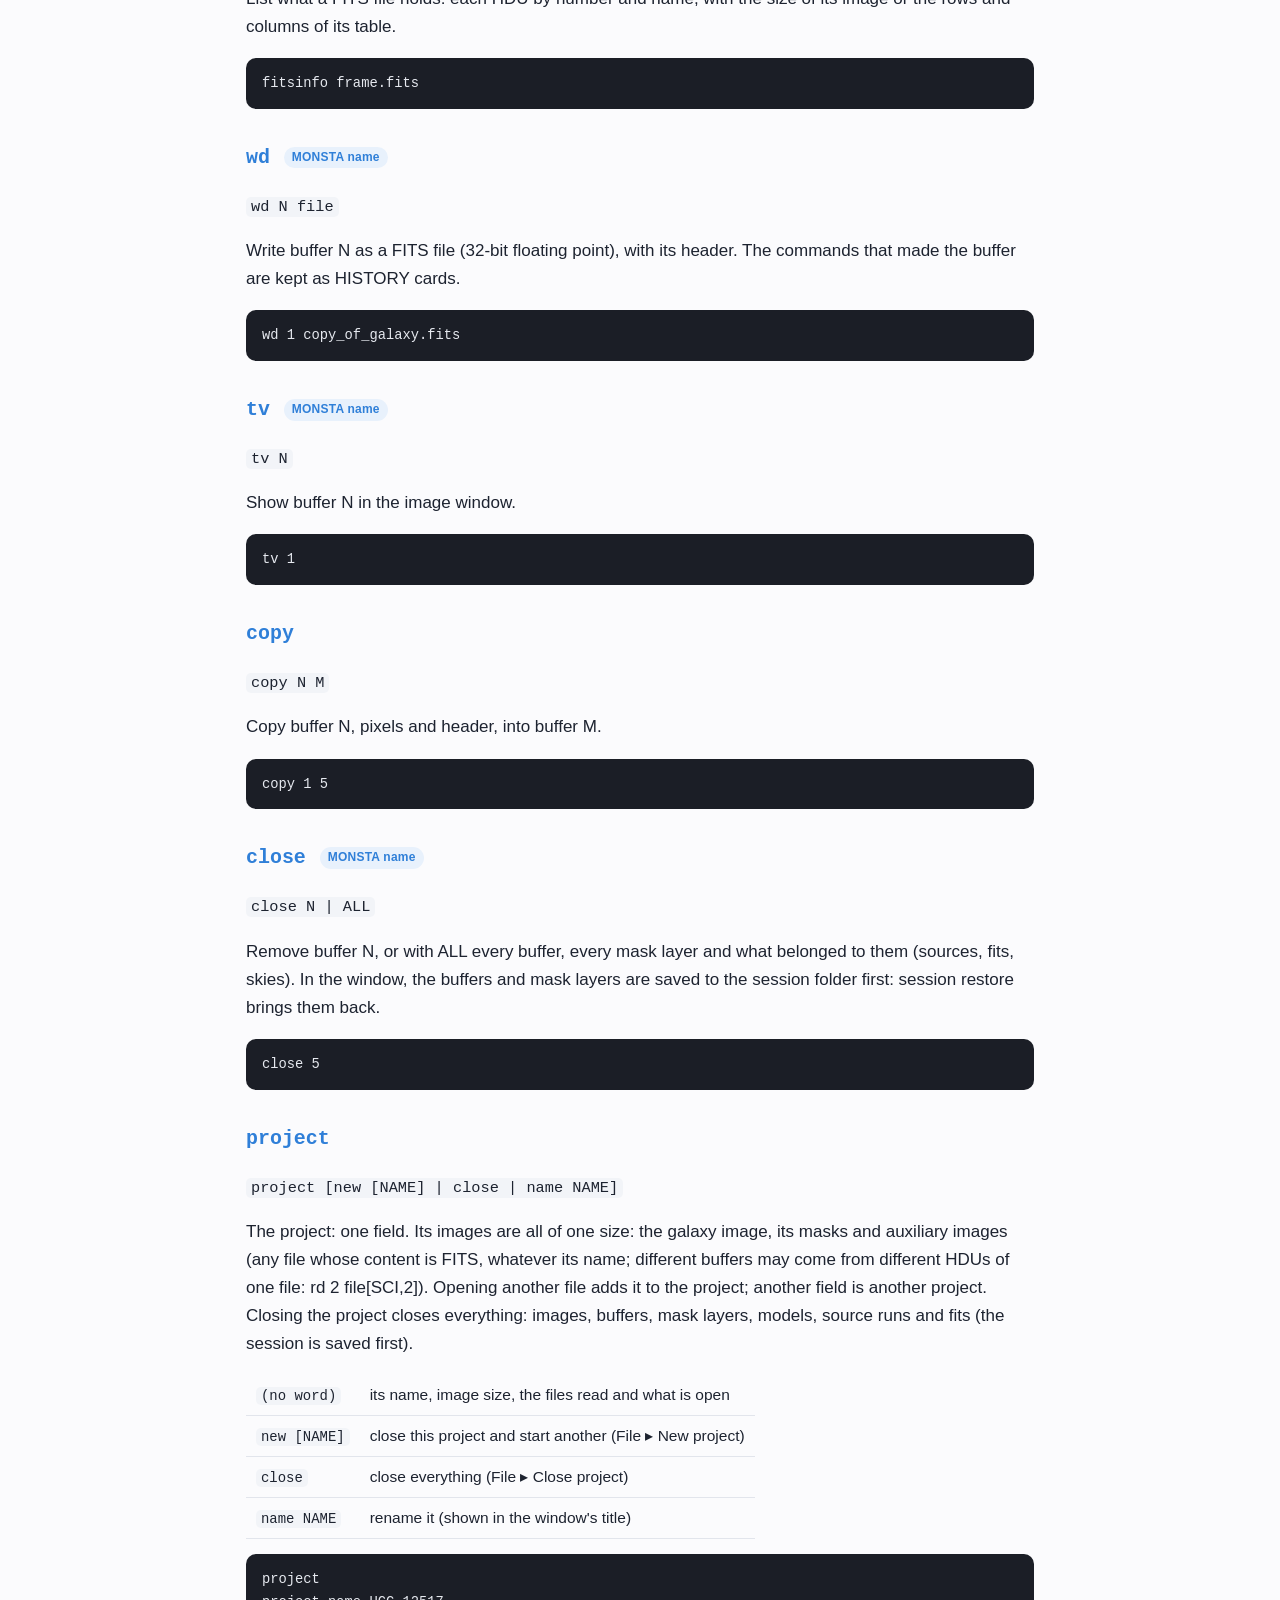
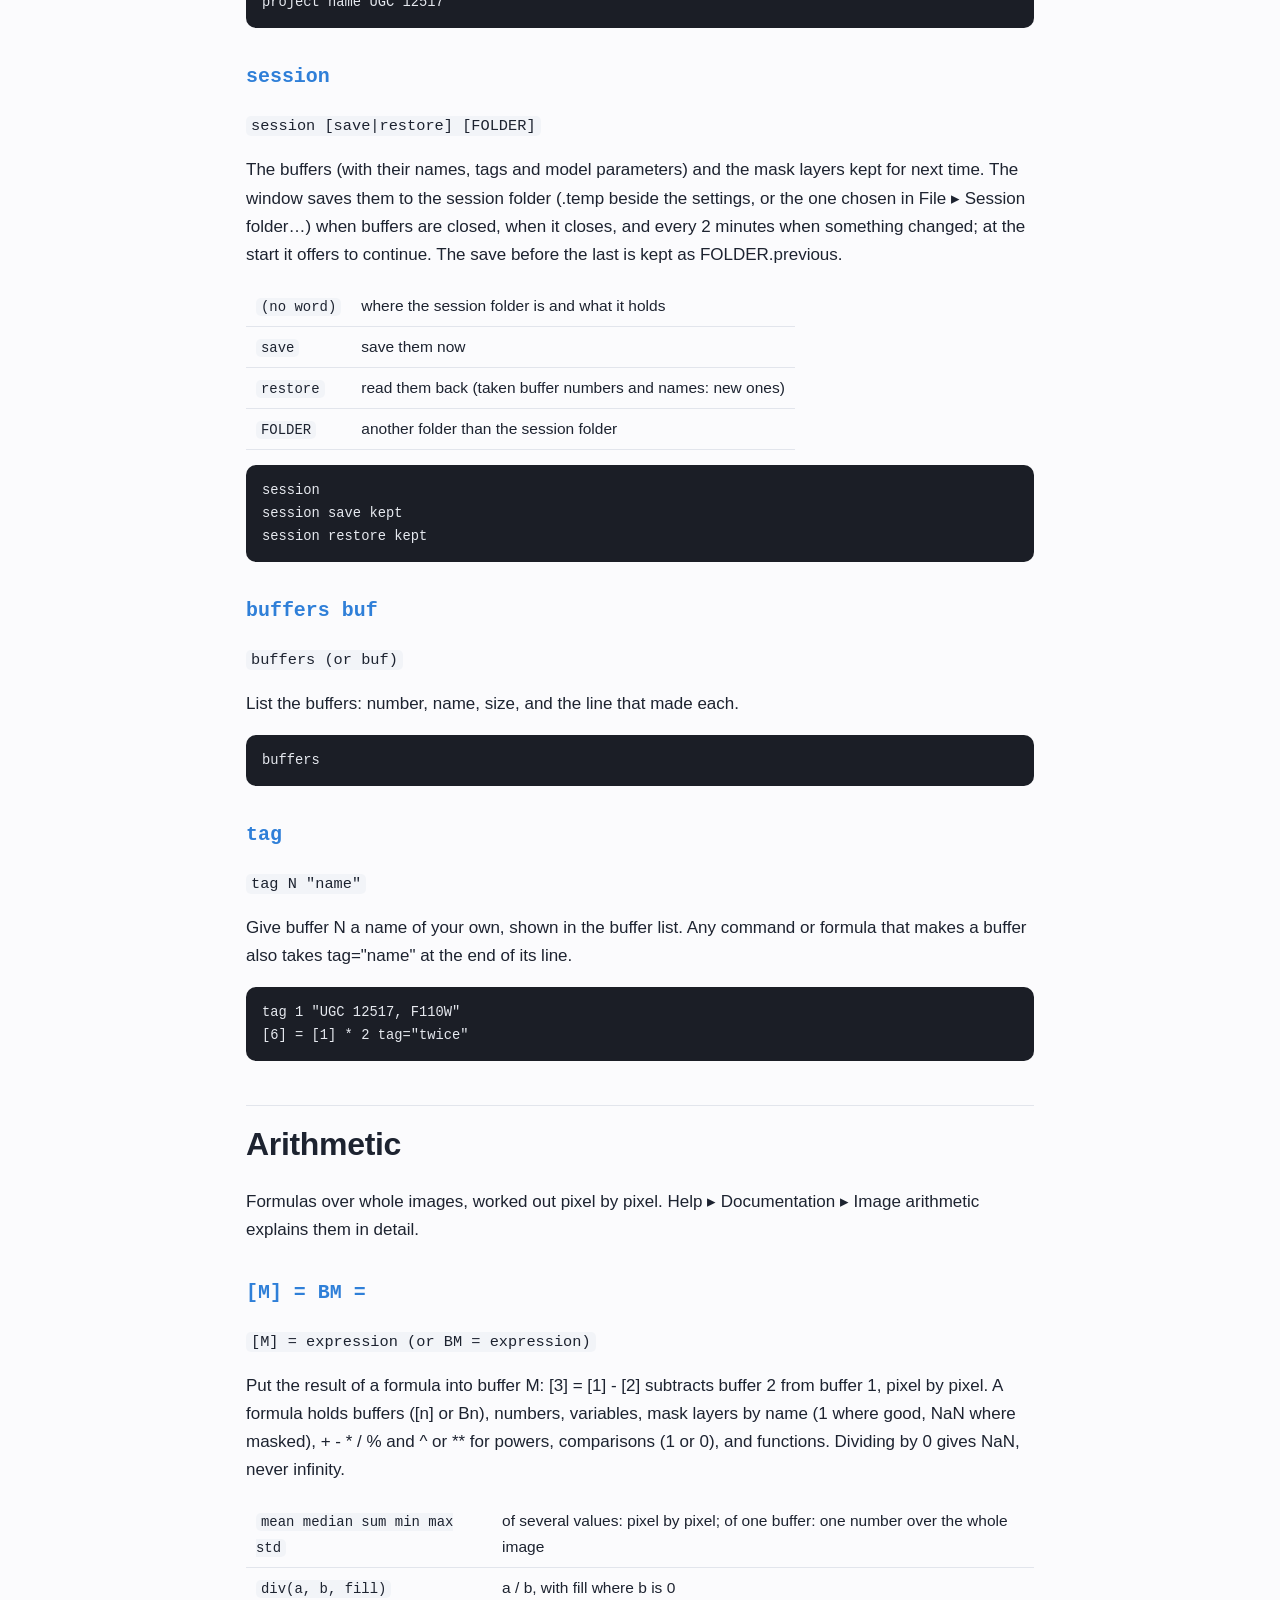
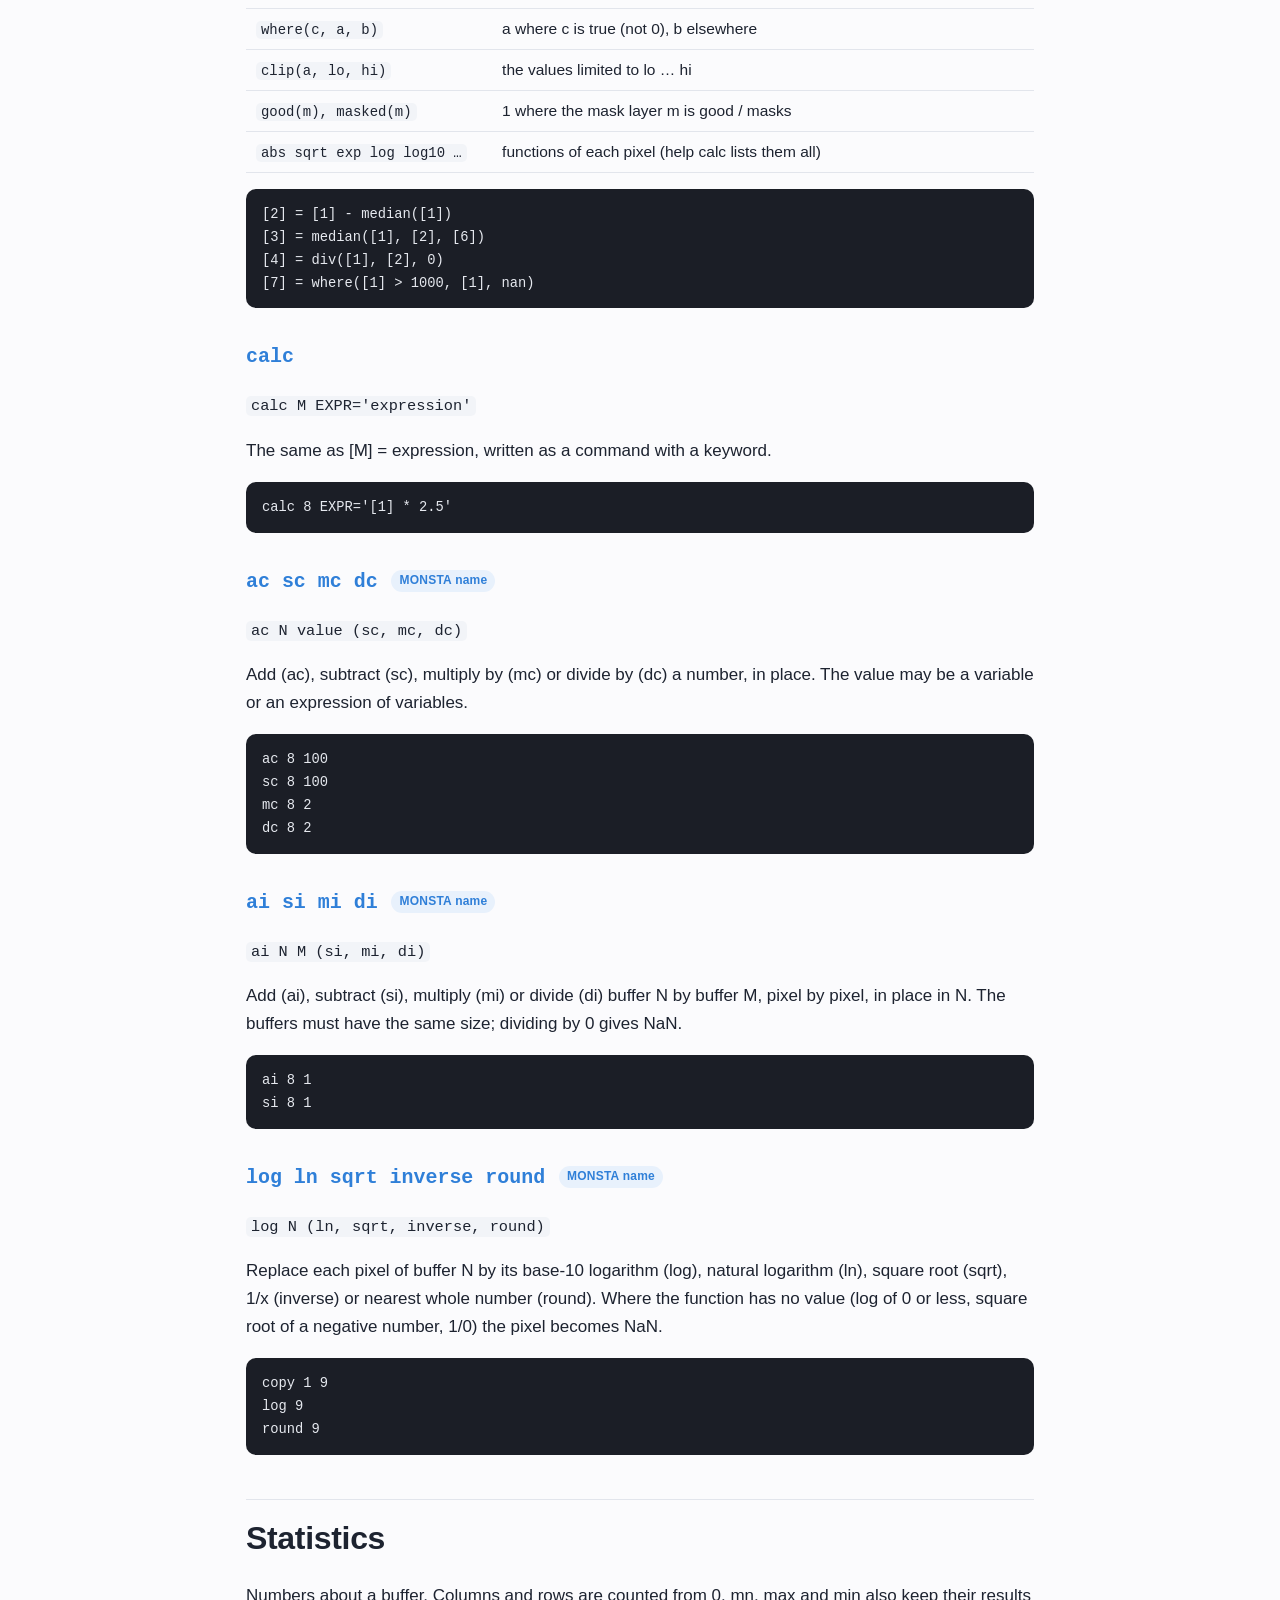
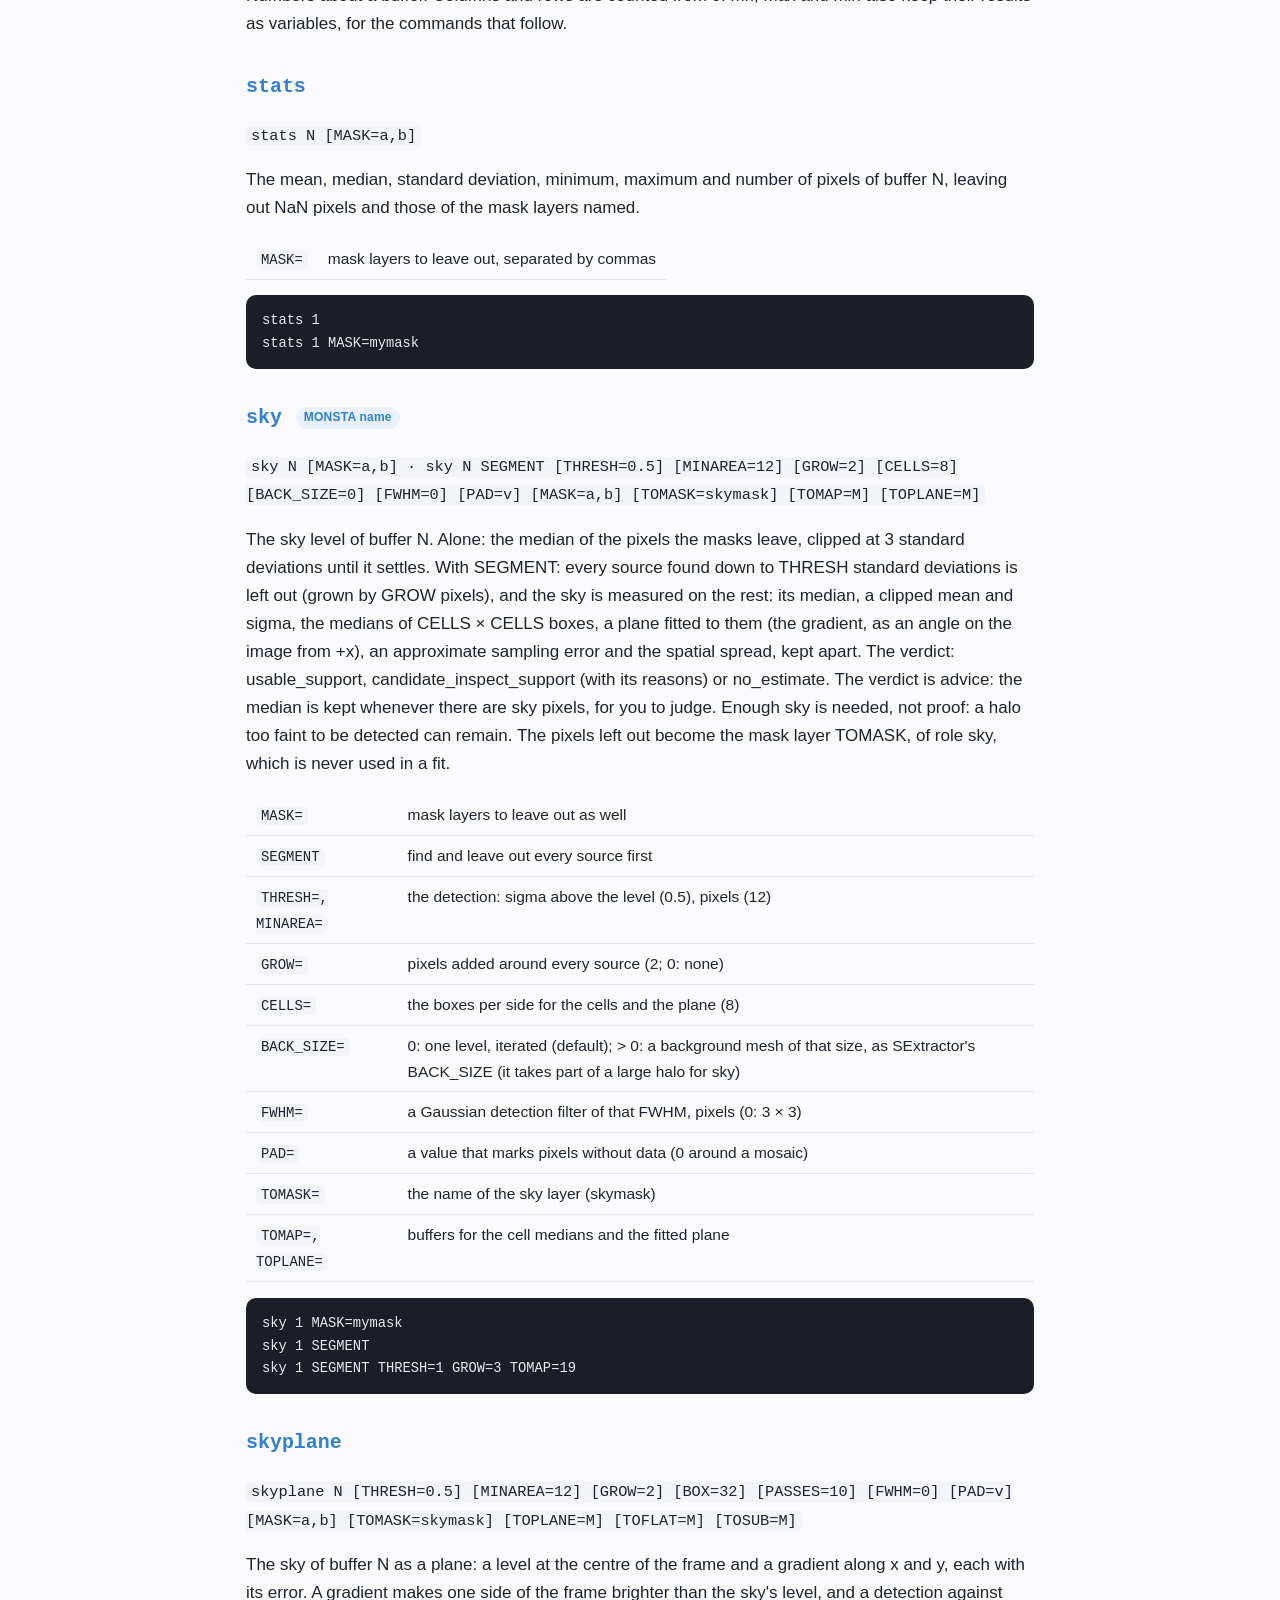
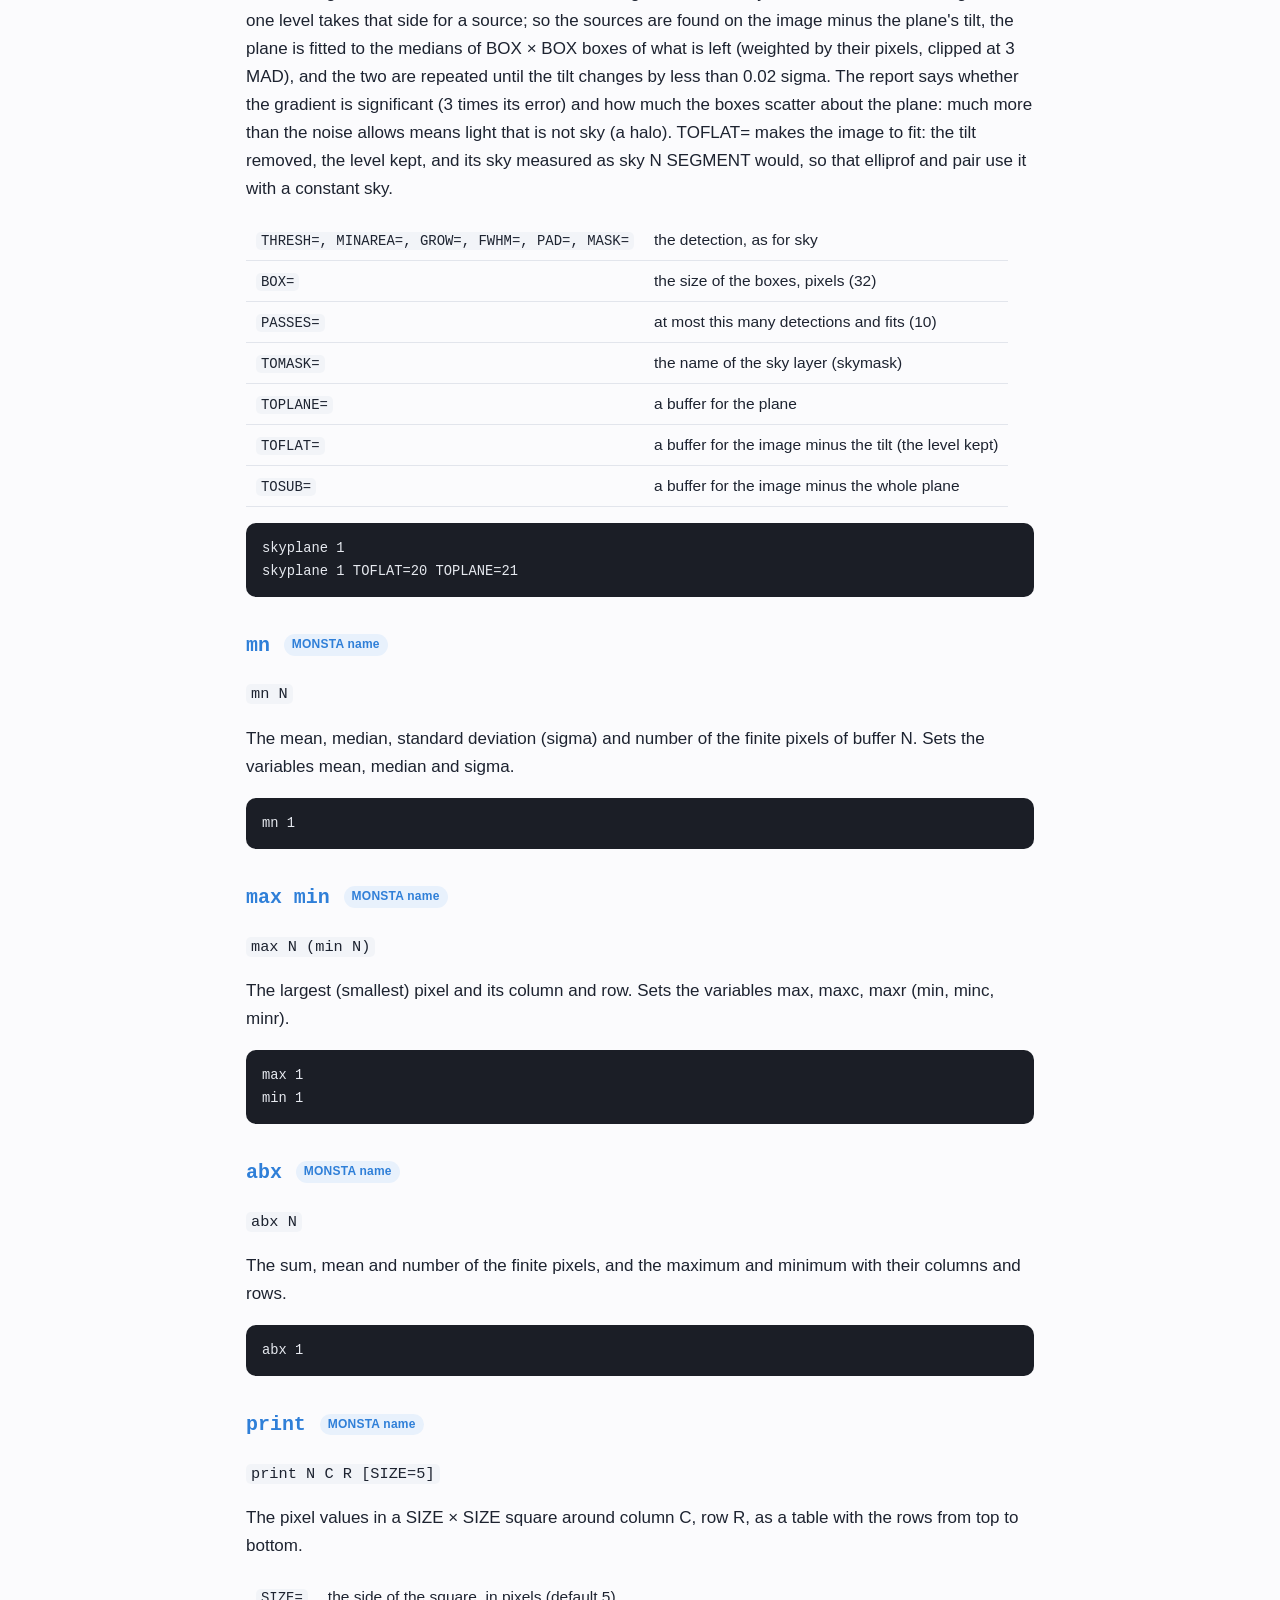
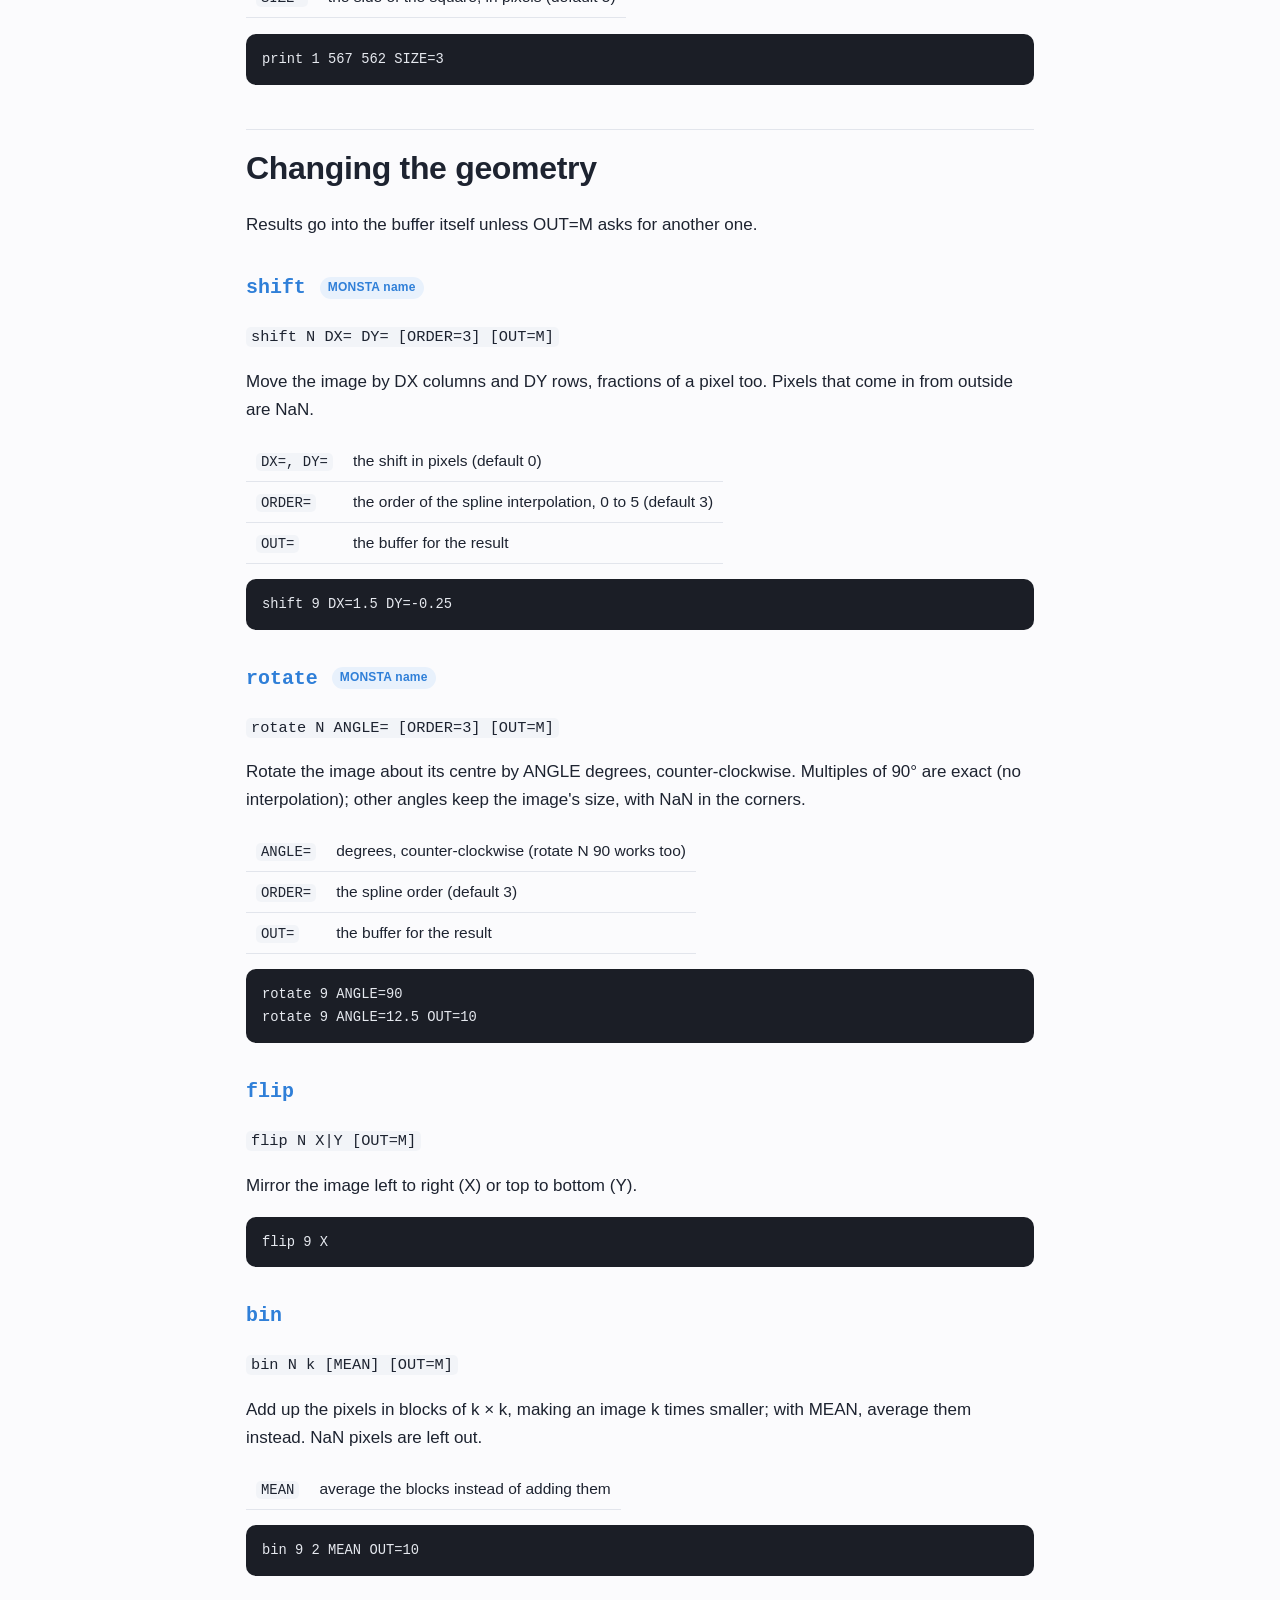
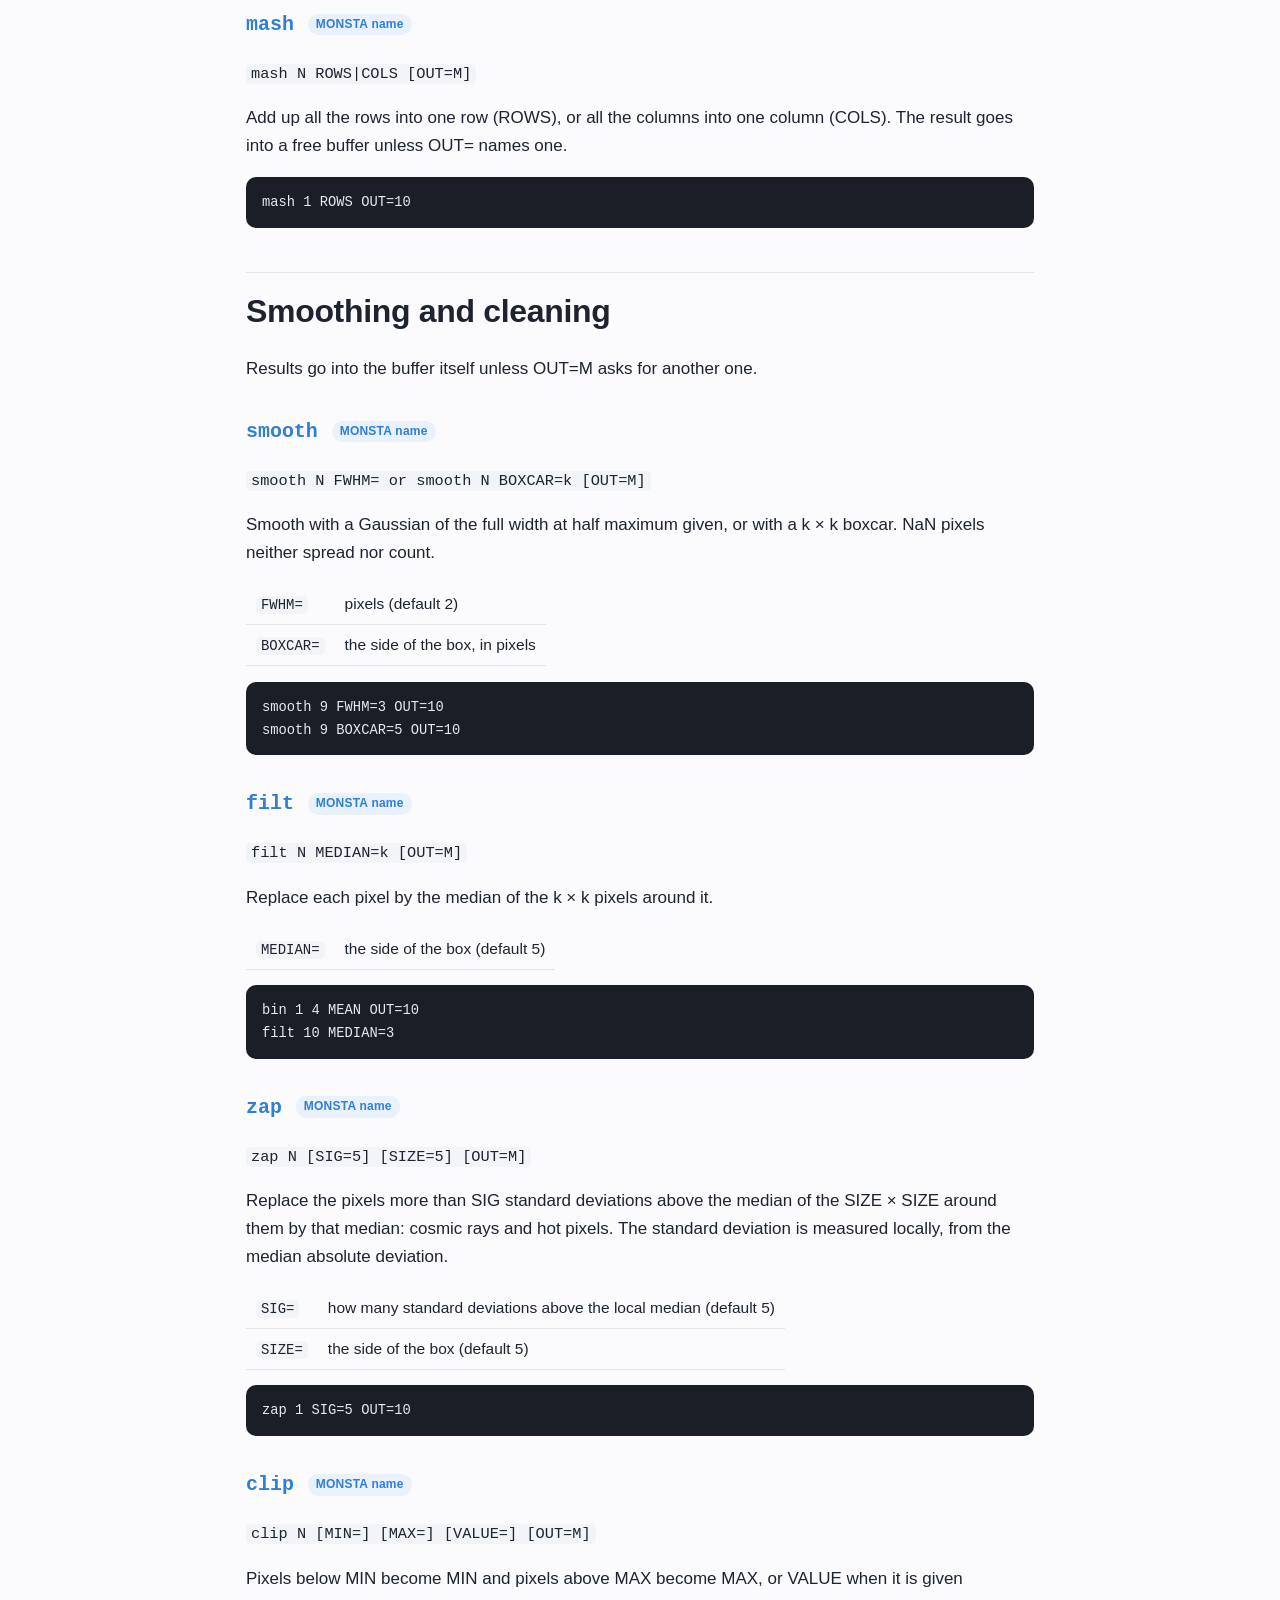
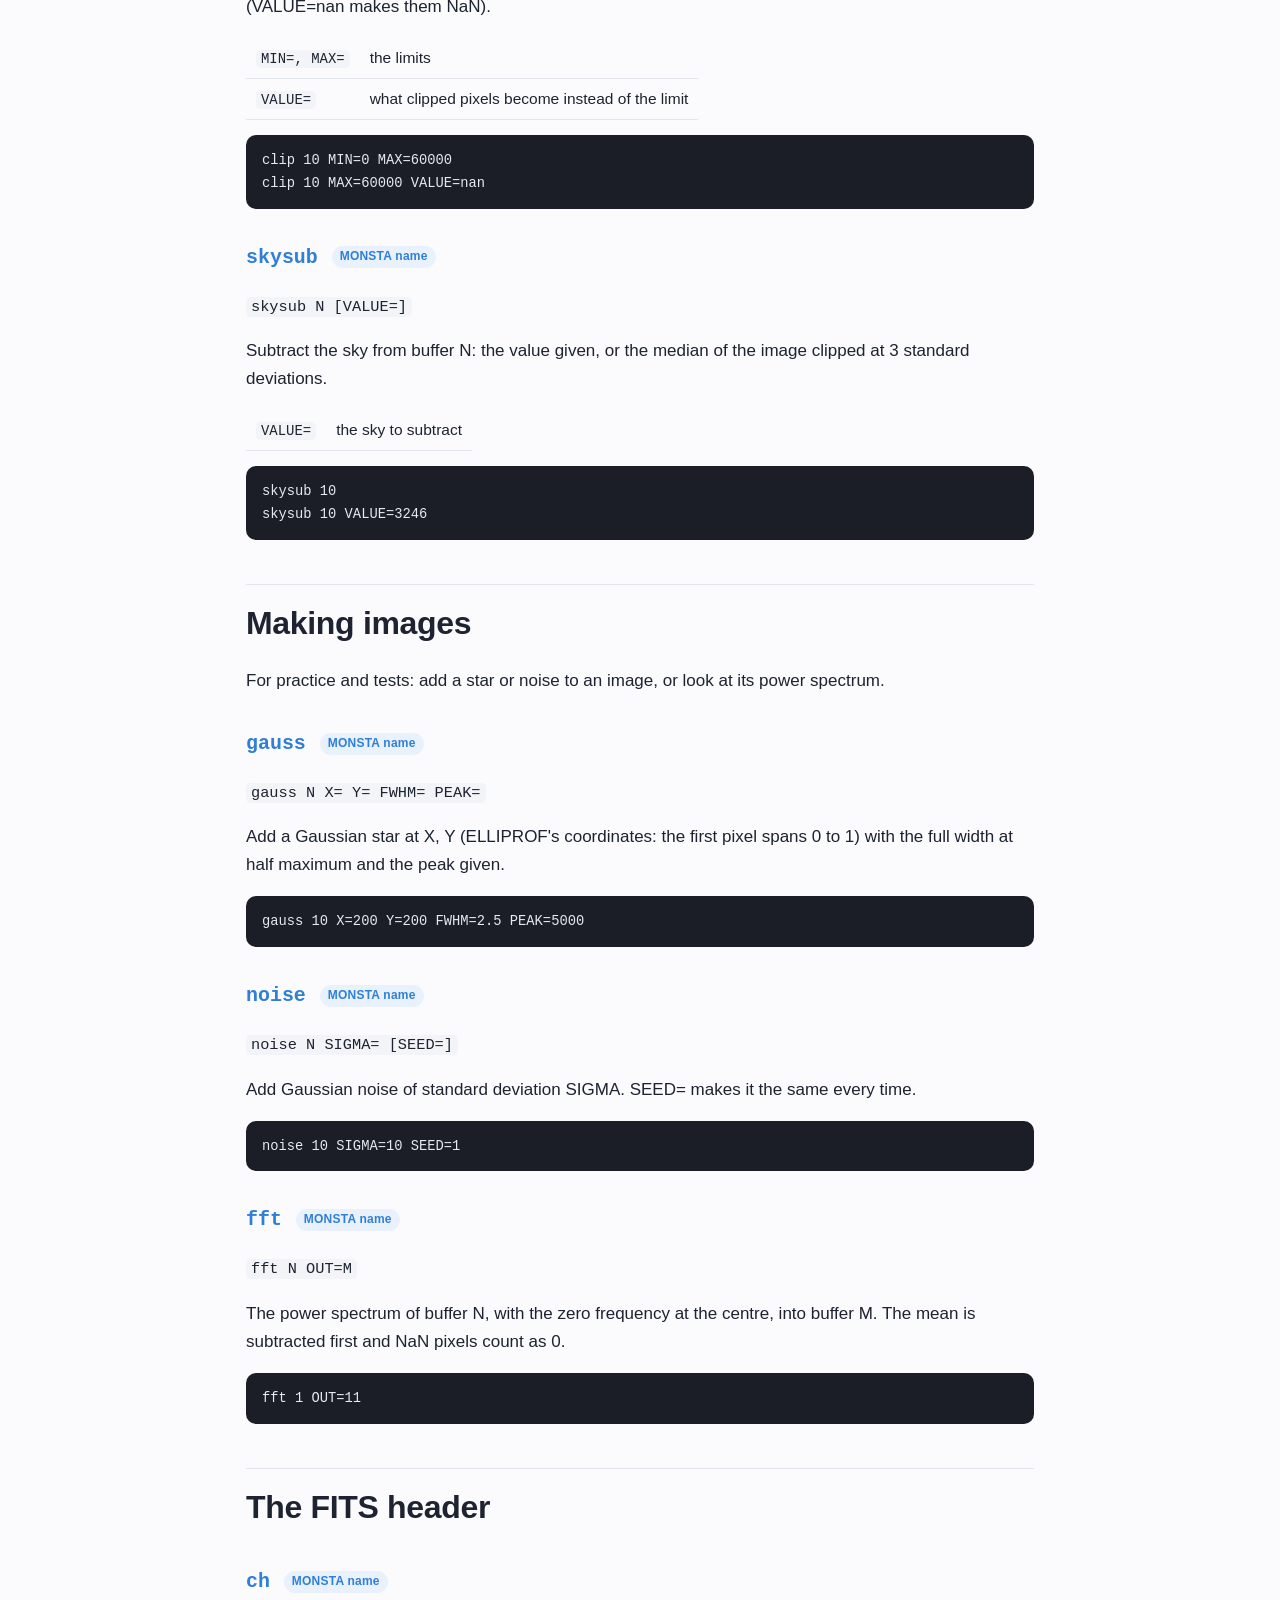
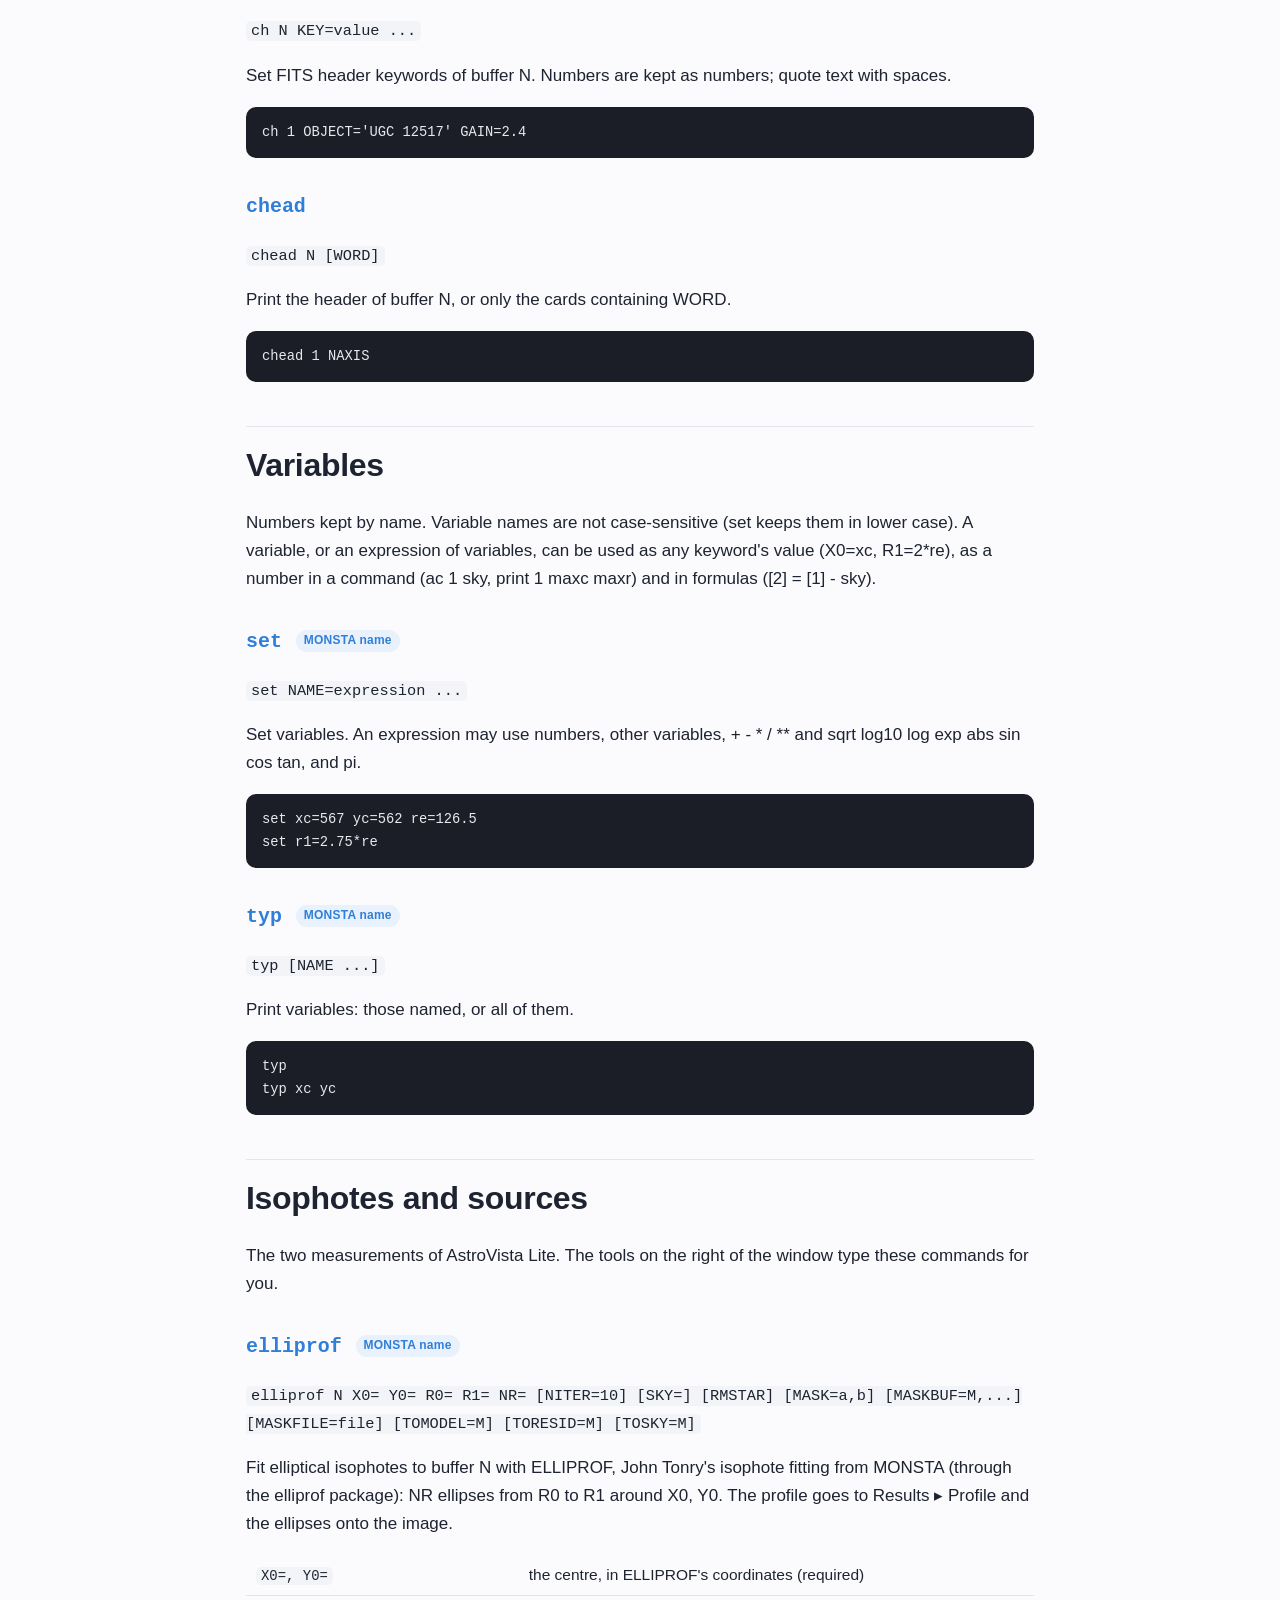
<file: docs/reference.html>
<!doctype html>
<html lang="en">
<head>
<meta charset="utf-8">
<meta name="viewport" content="width=device-width, initial-scale=1">
<title>AstroVista Lite Command Reference</title>
<meta name="description" content="Every command of the AstroVista Lite terminal, with its syntax, its keywords and an example: images and buffers, arithmetic, statistics, geometry, smoothing, the header, variables, ELLIPROF, the source finder and masks.">
<link rel="icon" href="images/logo.svg" type="image/svg+xml">
<link rel="stylesheet" href="style.css">
</head>
<body>
<header class="top">
  <div class="wrap">
    <a class="brand" href="index.html"><img src="images/logo.svg" alt="">AstroVista Lite</a>
    <nav>
      <a href="index.html">Home</a>
      <a href="tutorial.html">Tutorial</a>
      <a href="pairs.html">Pairs</a>
      <a href="terminal.html">Terminal</a>
      <a class="here" href="reference.html">Reference</a>
      <a href="commands.html">Recipes</a>
      <a href="https://github.com/ekourkchi/AstroVista-Lite">GitHub</a>
    </nav>
  </div>
</header>

<main class="wrap narrow">
<section class="doc">
  <p class="kicker">Reference</p>
  <h1>Command reference</h1>
<p>Every command the terminal knows, with how it is written, what it does, its keywords and an example; the examples run as written, in order, on the example image. <a href="terminal.html">The terminal</a> explains how a line is written. In the syntax, <code>[ ]</code> marks what is optional and <code>|</code> a choice; N and M are buffer numbers. Commands marked <span class='monsta'>MONSTA name</span> share their name with a command of MONSTA, John Tonry's image analysis and plotting system; their options are AstroVista Lite's own, as given here.</p>
<div class='toc'><b>Groups</b><ol>
<li><a href='#g0'>Images and buffers</a></li>
<li><a href='#g1'>Arithmetic</a></li>
<li><a href='#g2'>Statistics</a></li>
<li><a href='#g3'>Changing the geometry</a></li>
<li><a href='#g4'>Smoothing and cleaning</a></li>
<li><a href='#g5'>Making images</a></li>
<li><a href='#g6'>The FITS header</a></li>
<li><a href='#g7'>Variables</a></li>
<li><a href='#g8'>Isophotes and sources</a></li>
<li><a href='#g9'>Pairs of galaxies</a></li>
<li><a href='#g10'>Masks</a></li>
<li><a href='#g11'>Files, folders and the session</a></li>
</ol></div>
<h2 id='g0'>Images and buffers</h2>
<p>An image lives in a numbered buffer: 1, 2, 3, … The list on the left of the window shows them, each with the command that made it.</p>
<h3><code>rd</code> <span class='monsta'>MONSTA name</span></h3>
<p><code>rd N file[ext]</code></p>
<p>Read a FITS image into buffer N. The file may be gzip-compressed and may have any name: FITS is recognised by its contents. Without [ext], the first image in the file is read.</p>
<table cellspacing='4'><tr><td><code>[n]</code></td><td>the HDU with that number, 0 being the primary: rd 1 frame.fits[1]</td></tr><tr><td><code>[NAME]</code></td><td>the image extension called NAME (its EXTNAME): [sci]</td></tr><tr><td><code>[NAME,v]</code></td><td>NAME with version v (EXTVER): [sci,2]</td></tr></table>
<pre><code>rd 1 galaxy.fits
rd 2 frame.fits[sci]
rd 3 frame.fits[sci,2]</code></pre>
<h3><code>fitsinfo</code></h3>
<p><code>fitsinfo file</code></p>
<p>List what a FITS file holds: each HDU by number and name, with the size of its image or the rows and columns of its table.</p>
<pre><code>fitsinfo frame.fits</code></pre>
<h3><code>wd</code> <span class='monsta'>MONSTA name</span></h3>
<p><code>wd N file</code></p>
<p>Write buffer N as a FITS file (32-bit floating point), with its header. The commands that made the buffer are kept as HISTORY cards.</p>
<pre><code>wd 1 copy_of_galaxy.fits</code></pre>
<h3><code>tv</code> <span class='monsta'>MONSTA name</span></h3>
<p><code>tv N</code></p>
<p>Show buffer N in the image window.</p>
<pre><code>tv 1</code></pre>
<h3><code>copy</code></h3>
<p><code>copy N M</code></p>
<p>Copy buffer N, pixels and header, into buffer M.</p>
<pre><code>copy 1 5</code></pre>
<h3><code>close</code> <span class='monsta'>MONSTA name</span></h3>
<p><code>close N | ALL</code></p>
<p>Remove buffer N, or with ALL every buffer, every mask layer and what belonged to them (sources, fits, skies). In the window, the buffers and mask layers are saved to the session folder first: session restore brings them back.</p>
<pre><code>close 5</code></pre>
<h3><code>project</code></h3>
<p><code>project [new [NAME] | close | name NAME]</code></p>
<p>The project: one field. Its images are all of one size: the galaxy image, its masks and auxiliary images (any file whose content is FITS, whatever its name; different buffers may come from different HDUs of one file: rd 2 file[SCI,2]). Opening another file adds it to the project; another field is another project. Closing the project closes everything: images, buffers, mask layers, models, source runs and fits (the session is saved first).</p>
<table cellspacing='4'><tr><td><code>(no word)</code></td><td>its name, image size, the files read and what is open</td></tr><tr><td><code>new [NAME]</code></td><td>close this project and start another (File ▸ New project)</td></tr><tr><td><code>close</code></td><td>close everything (File ▸ Close project)</td></tr><tr><td><code>name NAME</code></td><td>rename it (shown in the window's title)</td></tr></table>
<pre><code>project
project name UGC 12517</code></pre>
<h3><code>session</code></h3>
<p><code>session [save|restore] [FOLDER]</code></p>
<p>The buffers (with their names, tags and model parameters) and the mask layers kept for next time. The window saves them to the session folder (.temp beside the settings, or the one chosen in File ▸ Session folder…) when buffers are closed, when it closes, and every 2 minutes when something changed; at the start it offers to continue. The save before the last is kept as FOLDER.previous.</p>
<table cellspacing='4'><tr><td><code>(no word)</code></td><td>where the session folder is and what it holds</td></tr><tr><td><code>save</code></td><td>save them now</td></tr><tr><td><code>restore</code></td><td>read them back (taken buffer numbers and names: new ones)</td></tr><tr><td><code>FOLDER</code></td><td>another folder than the session folder</td></tr></table>
<pre><code>session
session save kept
session restore kept</code></pre>
<h3><code>buffers buf</code></h3>
<p><code>buffers   (or buf)</code></p>
<p>List the buffers: number, name, size, and the line that made each.</p>
<pre><code>buffers</code></pre>
<h3><code>tag</code></h3>
<p><code>tag N "name"</code></p>
<p>Give buffer N a name of your own, shown in the buffer list. Any command or formula that makes a buffer also takes tag="name" at the end of its line.</p>
<pre><code>tag 1 "UGC 12517, F110W"
[6] = [1] * 2 tag="twice"</code></pre>
<h2 id='g1'>Arithmetic</h2>
<p>Formulas over whole images, worked out pixel by pixel. Help ▸ Documentation ▸ Image arithmetic explains them in detail.</p>
<h3><code>[M] = BM =</code></h3>
<p><code>[M] = expression     (or BM = expression)</code></p>
<p>Put the result of a formula into buffer M: [3] = [1] - [2] subtracts buffer 2 from buffer 1, pixel by pixel. A formula holds buffers ([n] or Bn), numbers, variables, mask layers by name (1 where good, NaN where masked), + - * / % and ^ or ** for powers, comparisons (1 or 0), and functions. Dividing by 0 gives NaN, never infinity.</p>
<table cellspacing='4'><tr><td><code>mean median sum min max std</code></td><td>of several values: pixel by pixel; of one buffer: one number over the whole image</td></tr><tr><td><code>div(a, b, fill)</code></td><td>a / b, with fill where b is 0</td></tr><tr><td><code>where(c, a, b)</code></td><td>a where c is true (not 0), b elsewhere</td></tr><tr><td><code>clip(a, lo, hi)</code></td><td>the values limited to lo … hi</td></tr><tr><td><code>good(m), masked(m)</code></td><td>1 where the mask layer m is good / masks</td></tr><tr><td><code>abs sqrt exp log log10 …</code></td><td>functions of each pixel (help calc lists them all)</td></tr></table>
<pre><code>[2] = [1] - median([1])
[3] = median([1], [2], [6])
[4] = div([1], [2], 0)
[7] = where([1] &gt; 1000, [1], nan)</code></pre>
<h3><code>calc</code></h3>
<p><code>calc M EXPR='expression'</code></p>
<p>The same as [M] = expression, written as a command with a keyword.</p>
<pre><code>calc 8 EXPR='[1] * 2.5'</code></pre>
<h3><code>ac sc mc dc</code> <span class='monsta'>MONSTA name</span></h3>
<p><code>ac N value   (sc, mc, dc)</code></p>
<p>Add (ac), subtract (sc), multiply by (mc) or divide by (dc) a number, in place. The value may be a variable or an expression of variables.</p>
<pre><code>ac 8 100
sc 8 100
mc 8 2
dc 8 2</code></pre>
<h3><code>ai si mi di</code> <span class='monsta'>MONSTA name</span></h3>
<p><code>ai N M   (si, mi, di)</code></p>
<p>Add (ai), subtract (si), multiply (mi) or divide (di) buffer N by buffer M, pixel by pixel, in place in N. The buffers must have the same size; dividing by 0 gives NaN.</p>
<pre><code>ai 8 1
si 8 1</code></pre>
<h3><code>log ln sqrt inverse round</code> <span class='monsta'>MONSTA name</span></h3>
<p><code>log N   (ln, sqrt, inverse, round)</code></p>
<p>Replace each pixel of buffer N by its base-10 logarithm (log), natural logarithm (ln), square root (sqrt), 1/x (inverse) or nearest whole number (round). Where the function has no value (log of 0 or less, square root of a negative number, 1/0) the pixel becomes NaN.</p>
<pre><code>copy 1 9
log 9
round 9</code></pre>
<h2 id='g2'>Statistics</h2>
<p>Numbers about a buffer. Columns and rows are counted from 0. mn, max and min also keep their results as variables, for the commands that follow.</p>
<h3><code>stats</code></h3>
<p><code>stats N [MASK=a,b]</code></p>
<p>The mean, median, standard deviation, minimum, maximum and number of pixels of buffer N, leaving out NaN pixels and those of the mask layers named.</p>
<table cellspacing='4'><tr><td><code>MASK=</code></td><td>mask layers to leave out, separated by commas</td></tr></table>
<pre><code>stats 1
stats 1 MASK=mymask</code></pre>
<h3><code>sky</code> <span class='monsta'>MONSTA name</span></h3>
<p><code>sky N [MASK=a,b]   ·   sky N SEGMENT [THRESH=0.5] [MINAREA=12] [GROW=2] [CELLS=8] [BACK_SIZE=0] [FWHM=0] [PAD=v] [MASK=a,b] [TOMASK=skymask] [TOMAP=M] [TOPLANE=M]</code></p>
<p>The sky level of buffer N. Alone: the median of the pixels the masks leave, clipped at 3 standard deviations until it settles. With SEGMENT: every source found down to THRESH standard deviations is left out (grown by GROW pixels), and the sky is measured on the rest: its median, a clipped mean and sigma, the medians of CELLS × CELLS boxes, a plane fitted to them (the gradient, as an angle on the image from +x), an approximate sampling error and the spatial spread, kept apart. The verdict: usable_support, candidate_inspect_support (with its reasons) or no_estimate. The verdict is advice: the median is kept whenever there are sky pixels, for you to judge. Enough sky is needed, not proof: a halo too faint to be detected can remain. The pixels left out become the mask layer TOMASK, of role sky, which is never used in a fit.</p>
<table cellspacing='4'><tr><td><code>MASK=</code></td><td>mask layers to leave out as well</td></tr><tr><td><code>SEGMENT</code></td><td>find and leave out every source first</td></tr><tr><td><code>THRESH=, MINAREA=</code></td><td>the detection: sigma above the level (0.5), pixels (12)</td></tr><tr><td><code>GROW=</code></td><td>pixels added around every source (2; 0: none)</td></tr><tr><td><code>CELLS=</code></td><td>the boxes per side for the cells and the plane (8)</td></tr><tr><td><code>BACK_SIZE=</code></td><td>0: one level, iterated (default); &gt; 0: a background mesh of that size, as SExtractor's BACK_SIZE (it takes part of a large halo for sky)</td></tr><tr><td><code>FWHM=</code></td><td>a Gaussian detection filter of that FWHM, pixels (0: 3 × 3)</td></tr><tr><td><code>PAD=</code></td><td>a value that marks pixels without data (0 around a mosaic)</td></tr><tr><td><code>TOMASK=</code></td><td>the name of the sky layer (skymask)</td></tr><tr><td><code>TOMAP=, TOPLANE=</code></td><td>buffers for the cell medians and the fitted plane</td></tr></table>
<pre><code>sky 1 MASK=mymask
sky 1 SEGMENT
sky 1 SEGMENT THRESH=1 GROW=3 TOMAP=19</code></pre>
<h3><code>skyplane</code></h3>
<p><code>skyplane N [THRESH=0.5] [MINAREA=12] [GROW=2] [BOX=32] [PASSES=10] [FWHM=0] [PAD=v] [MASK=a,b] [TOMASK=skymask] [TOPLANE=M] [TOFLAT=M] [TOSUB=M]</code></p>
<p>The sky of buffer N as a plane: a level at the centre of the frame and a gradient along x and y, each with its error. A gradient makes one side of the frame brighter than the sky's level, and a detection against one level takes that side for a source; so the sources are found on the image minus the plane's tilt, the plane is fitted to the medians of BOX × BOX boxes of what is left (weighted by their pixels, clipped at 3 MAD), and the two are repeated until the tilt changes by less than 0.02 sigma. The report says whether the gradient is significant (3 times its error) and how much the boxes scatter about the plane: much more than the noise allows means light that is not sky (a halo). TOFLAT= makes the image to fit: the tilt removed, the level kept, and its sky measured as sky N SEGMENT would, so that elliprof and pair use it with a constant sky.</p>
<table cellspacing='4'><tr><td><code>THRESH=, MINAREA=, GROW=, FWHM=, PAD=, MASK=</code></td><td>the detection, as for sky</td></tr><tr><td><code>BOX=</code></td><td>the size of the boxes, pixels (32)</td></tr><tr><td><code>PASSES=</code></td><td>at most this many detections and fits (10)</td></tr><tr><td><code>TOMASK=</code></td><td>the name of the sky layer (skymask)</td></tr><tr><td><code>TOPLANE=</code></td><td>a buffer for the plane</td></tr><tr><td><code>TOFLAT=</code></td><td>a buffer for the image minus the tilt (the level kept)</td></tr><tr><td><code>TOSUB=</code></td><td>a buffer for the image minus the whole plane</td></tr></table>
<pre><code>skyplane 1
skyplane 1 TOFLAT=20 TOPLANE=21</code></pre>
<h3><code>mn</code> <span class='monsta'>MONSTA name</span></h3>
<p><code>mn N</code></p>
<p>The mean, median, standard deviation (sigma) and number of the finite pixels of buffer N. Sets the variables mean, median and sigma.</p>
<pre><code>mn 1</code></pre>
<h3><code>max min</code> <span class='monsta'>MONSTA name</span></h3>
<p><code>max N   (min N)</code></p>
<p>The largest (smallest) pixel and its column and row. Sets the variables max, maxc, maxr (min, minc, minr).</p>
<pre><code>max 1
min 1</code></pre>
<h3><code>abx</code> <span class='monsta'>MONSTA name</span></h3>
<p><code>abx N</code></p>
<p>The sum, mean and number of the finite pixels, and the maximum and minimum with their columns and rows.</p>
<pre><code>abx 1</code></pre>
<h3><code>print</code> <span class='monsta'>MONSTA name</span></h3>
<p><code>print N C R [SIZE=5]</code></p>
<p>The pixel values in a SIZE × SIZE square around column C, row R, as a table with the rows from top to bottom.</p>
<table cellspacing='4'><tr><td><code>SIZE=</code></td><td>the side of the square, in pixels (default 5)</td></tr></table>
<pre><code>print 1 567 562 SIZE=3</code></pre>
<h2 id='g3'>Changing the geometry</h2>
<p>Results go into the buffer itself unless OUT=M asks for another one.</p>
<h3><code>shift</code> <span class='monsta'>MONSTA name</span></h3>
<p><code>shift N DX= DY= [ORDER=3] [OUT=M]</code></p>
<p>Move the image by DX columns and DY rows, fractions of a pixel too. Pixels that come in from outside are NaN.</p>
<table cellspacing='4'><tr><td><code>DX=, DY=</code></td><td>the shift in pixels (default 0)</td></tr><tr><td><code>ORDER=</code></td><td>the order of the spline interpolation, 0 to 5 (default 3)</td></tr><tr><td><code>OUT=</code></td><td>the buffer for the result</td></tr></table>
<pre><code>shift 9 DX=1.5 DY=-0.25</code></pre>
<h3><code>rotate</code> <span class='monsta'>MONSTA name</span></h3>
<p><code>rotate N ANGLE= [ORDER=3] [OUT=M]</code></p>
<p>Rotate the image about its centre by ANGLE degrees, counter-clockwise. Multiples of 90° are exact (no interpolation); other angles keep the image's size, with NaN in the corners.</p>
<table cellspacing='4'><tr><td><code>ANGLE=</code></td><td>degrees, counter-clockwise (rotate N 90 works too)</td></tr><tr><td><code>ORDER=</code></td><td>the spline order (default 3)</td></tr><tr><td><code>OUT=</code></td><td>the buffer for the result</td></tr></table>
<pre><code>rotate 9 ANGLE=90
rotate 9 ANGLE=12.5 OUT=10</code></pre>
<h3><code>flip</code></h3>
<p><code>flip N X|Y [OUT=M]</code></p>
<p>Mirror the image left to right (X) or top to bottom (Y).</p>
<pre><code>flip 9 X</code></pre>
<h3><code>bin</code></h3>
<p><code>bin N k [MEAN] [OUT=M]</code></p>
<p>Add up the pixels in blocks of k × k, making an image k times smaller; with MEAN, average them instead. NaN pixels are left out.</p>
<table cellspacing='4'><tr><td><code>MEAN</code></td><td>average the blocks instead of adding them</td></tr></table>
<pre><code>bin 9 2 MEAN OUT=10</code></pre>
<h3><code>mash</code> <span class='monsta'>MONSTA name</span></h3>
<p><code>mash N ROWS|COLS [OUT=M]</code></p>
<p>Add up all the rows into one row (ROWS), or all the columns into one column (COLS). The result goes into a free buffer unless OUT= names one.</p>
<pre><code>mash 1 ROWS OUT=10</code></pre>
<h2 id='g4'>Smoothing and cleaning</h2>
<p>Results go into the buffer itself unless OUT=M asks for another one.</p>
<h3><code>smooth</code> <span class='monsta'>MONSTA name</span></h3>
<p><code>smooth N FWHM=   or   smooth N BOXCAR=k   [OUT=M]</code></p>
<p>Smooth with a Gaussian of the full width at half maximum given, or with a k × k boxcar. NaN pixels neither spread nor count.</p>
<table cellspacing='4'><tr><td><code>FWHM=</code></td><td>pixels (default 2)</td></tr><tr><td><code>BOXCAR=</code></td><td>the side of the box, in pixels</td></tr></table>
<pre><code>smooth 9 FWHM=3 OUT=10
smooth 9 BOXCAR=5 OUT=10</code></pre>
<h3><code>filt</code> <span class='monsta'>MONSTA name</span></h3>
<p><code>filt N MEDIAN=k [OUT=M]</code></p>
<p>Replace each pixel by the median of the k × k pixels around it.</p>
<table cellspacing='4'><tr><td><code>MEDIAN=</code></td><td>the side of the box (default 5)</td></tr></table>
<pre><code>bin 1 4 MEAN OUT=10
filt 10 MEDIAN=3</code></pre>
<h3><code>zap</code> <span class='monsta'>MONSTA name</span></h3>
<p><code>zap N [SIG=5] [SIZE=5] [OUT=M]</code></p>
<p>Replace the pixels more than SIG standard deviations above the median of the SIZE × SIZE around them by that median: cosmic rays and hot pixels. The standard deviation is measured locally, from the median absolute deviation.</p>
<table cellspacing='4'><tr><td><code>SIG=</code></td><td>how many standard deviations above the local median (default 5)</td></tr><tr><td><code>SIZE=</code></td><td>the side of the box (default 5)</td></tr></table>
<pre><code>zap 1 SIG=5 OUT=10</code></pre>
<h3><code>clip</code> <span class='monsta'>MONSTA name</span></h3>
<p><code>clip N [MIN=] [MAX=] [VALUE=] [OUT=M]</code></p>
<p>Pixels below MIN become MIN and pixels above MAX become MAX, or VALUE when it is given (VALUE=nan makes them NaN).</p>
<table cellspacing='4'><tr><td><code>MIN=, MAX=</code></td><td>the limits</td></tr><tr><td><code>VALUE=</code></td><td>what clipped pixels become instead of the limit</td></tr></table>
<pre><code>clip 10 MIN=0 MAX=60000
clip 10 MAX=60000 VALUE=nan</code></pre>
<h3><code>skysub</code> <span class='monsta'>MONSTA name</span></h3>
<p><code>skysub N [VALUE=]</code></p>
<p>Subtract the sky from buffer N: the value given, or the median of the image clipped at 3 standard deviations.</p>
<table cellspacing='4'><tr><td><code>VALUE=</code></td><td>the sky to subtract</td></tr></table>
<pre><code>skysub 10
skysub 10 VALUE=3246</code></pre>
<h2 id='g5'>Making images</h2>
<p>For practice and tests: add a star or noise to an image, or look at its power spectrum.</p>
<h3><code>gauss</code> <span class='monsta'>MONSTA name</span></h3>
<p><code>gauss N X= Y= FWHM= PEAK=</code></p>
<p>Add a Gaussian star at X, Y (ELLIPROF's coordinates: the first pixel spans 0 to 1) with the full width at half maximum and the peak given.</p>
<pre><code>gauss 10 X=200 Y=200 FWHM=2.5 PEAK=5000</code></pre>
<h3><code>noise</code> <span class='monsta'>MONSTA name</span></h3>
<p><code>noise N SIGMA= [SEED=]</code></p>
<p>Add Gaussian noise of standard deviation SIGMA. SEED= makes it the same every time.</p>
<pre><code>noise 10 SIGMA=10 SEED=1</code></pre>
<h3><code>fft</code> <span class='monsta'>MONSTA name</span></h3>
<p><code>fft N OUT=M</code></p>
<p>The power spectrum of buffer N, with the zero frequency at the centre, into buffer M. The mean is subtracted first and NaN pixels count as 0.</p>
<pre><code>fft 1 OUT=11</code></pre>
<h2 id='g6'>The FITS header</h2>
<h3><code>ch</code> <span class='monsta'>MONSTA name</span></h3>
<p><code>ch N KEY=value ...</code></p>
<p>Set FITS header keywords of buffer N. Numbers are kept as numbers; quote text with spaces.</p>
<pre><code>ch 1 OBJECT='UGC 12517' GAIN=2.4</code></pre>
<h3><code>chead</code></h3>
<p><code>chead N [WORD]</code></p>
<p>Print the header of buffer N, or only the cards containing WORD.</p>
<pre><code>chead 1 NAXIS</code></pre>
<h2 id='g7'>Variables</h2>
<p>Numbers kept by name. Variable names are not case-sensitive (set keeps them in lower case). A variable, or an expression of variables, can be used as any keyword's value (X0=xc, R1=2*re), as a number in a command (ac 1 sky, print 1 maxc maxr) and in formulas ([2] = [1] - sky).</p>
<h3><code>set</code> <span class='monsta'>MONSTA name</span></h3>
<p><code>set NAME=expression ...</code></p>
<p>Set variables. An expression may use numbers, other variables, + - * / ** and sqrt log10 log exp abs sin cos tan, and pi.</p>
<pre><code>set xc=567 yc=562 re=126.5
set r1=2.75*re</code></pre>
<h3><code>typ</code> <span class='monsta'>MONSTA name</span></h3>
<p><code>typ [NAME ...]</code></p>
<p>Print variables: those named, or all of them.</p>
<pre><code>typ
typ xc yc</code></pre>
<h2 id='g8'>Isophotes and sources</h2>
<p>The two measurements of AstroVista Lite. The tools on the right of the window type these commands for you.</p>
<h3><code>elliprof</code> <span class='monsta'>MONSTA name</span></h3>
<p><code>elliprof N X0= Y0= R0= R1= NR= [NITER=10] [SKY=] [RMSTAR] [MASK=a,b] [MASKBUF=M,...] [MASKFILE=file] [TOMODEL=M] [TORESID=M] [TOSKY=M]</code></p>
<p>Fit elliptical isophotes to buffer N with ELLIPROF, John Tonry's isophote fitting from MONSTA (through the elliprof package): NR ellipses from R0 to R1 around X0, Y0. The profile goes to Results ▸ Profile and the ellipses onto the image.</p>
<table cellspacing='4'><tr><td><code>X0=, Y0=</code></td><td>the centre, in ELLIPROF's coordinates (required)</td></tr><tr><td><code>R0=, R1=</code></td><td>the first and last semi-major axis, in pixels (required); when the centre is masked, R0 is raised 5 % at a time until elliprof can fit the isophote there</td></tr><tr><td><code>NR=</code></td><td>the number of ellipses (required)</td></tr><tr><td><code>NITER=</code></td><td>iterations of the fit (default 10)</td></tr><tr><td><code>SKY=</code></td><td>a constant sky subtracted before the fit</td></tr><tr><td><code>RMSTAR</code></td><td>reject star-like bright samples along each ellipse</td></tr><tr><td><code>MASK=</code></td><td>mask layers whose pixels are left out</td></tr><tr><td><code>MASKBUF=</code></td><td>buffers used as masks: masked where 0 or NaN</td></tr><tr><td><code>MASKFILE=</code></td><td>a mask file (FITS or .dmask, 0 = masked)</td></tr><tr><td><code>TOMODEL=, TORESID=</code></td><td>the buffers for the model and the residual</td></tr><tr><td><code>TOSKY=</code></td><td>the buffer for the sky subtracted (with the sky tilt taken out, if any); with fits averaged, the mean's sky and each fit's go to buffers too. Every buffer of an iterative fit carries its model's parameters (right-click it ▸ Model parameters…)</td></tr><tr><td><code>RAW</code></td><td>the residual on every pixel (masked ones too), not blanked</td></tr><tr><td><code>R1=AUTO, NR=AUTO</code></td><td>an iterative fit, as the pair fit's for one galaxy: R1 where the light fades into the noise, isophotes about 30 % apart; the galaxy is fitted out to R1 at once (one galaxy has no growth), and to a smaller R1 when the isophotes fail the checks</td></tr><tr><td><code>SKYITER=, SKYPLANE=1, SKYFACTOR=</code></td><td>the sky factor refined from the residual sky (needs sky N SEGMENT); a sky tilt taken out when it lowers the residual</td></tr><tr><td><code>TRYFIX=, HARMONICS=COMMON|AUTO, TRYCOS3X=, TRYCOS4X=</code></td><td>the search: fixed and free centres fitted, the lowest residual kept; then the harmonics (COMMON: COS3X 0 and -1, COS4X 0 and 1; AUTO: every one)</td></tr><tr><td><code>SEARCH=FULL</code></td><td>the default: TIE off and a larger R0 (1.5 × R0, or out of a masked core) tried in the search too, the fixed centre moved to 1/8 px and the number of isophotes changed (NR=AUTO), the lowest residual kept; SEARCH=BASIC: only TRYFIX</td></tr><tr><td><code>PARALLEL=, RUNS=, JITTER=, SEED=, TAIL=, SHAPETOL=</code></td><td>N fits averaged (mean model, mean residual = image − mean sky − mean model, each fit's own); the model beyond R1; the check of the outermost isophotes</td></tr><tr><td><code>RESIDMASK=, RESIDTHRESH=, RESIDGROW=, RESIDCORE=</code></td><td>n rounds: the faint sources the residual shows (above 8 × its local RMS, not within 10 px of the centre) masked, grown by 2 px, and the galaxy fitted again; the layer residsources and a source run per round are made</td></tr><tr><td><code>MINUS=</code></td><td>buffers subtracted from the image before the fit</td></tr><tr><td><code>MODE=</code></td><td>harmonics by name: none, 3, 4, 3,4, 4,6, 3m, 4m, 6m,4m (m: their median over all ellipses; 6 replaces 3); or COS3X=, COS4X=</td></tr><tr><td><code>FIXCTR=</code></td><td>0 every ellipse finds its centre, 1 fixed at X0, Y0, 2 median</td></tr><tr><td><code>RLAW=, GAIN=, TIE=</code></td><td>ELLIPROF's spacing of radii, gain and smoothing</td></tr></table>
<pre><code>elliprof 1 X0=567 Y0=562 R0=9 R1=347 NR=23 SKY=3246 RMSTAR MASK=u12517j TOMODEL=3 TORESID=4
elliprof 1 X0=567 Y0=562 R0=9 R1=347 NR=23 SKY=3246 MODE=4 FIXCTR=0 MASK=u12517j TORESID=4 RAW</code></pre>
<h3><code>models</code></h3>
<p><code>models N [STEP=step] [SHOW=k,...] [AVERAGE=k,...] [TOSKY=1]</code></p>
<p>The models of buffer N's latest iterative ELLIPROF fit (Automatic or Iterative): every model made, numbered, with its parameters (centre, FIXCTR, COS3X, COS4X, TIE, R0, R1 asked and reached, NR, sky, sky tilt), its residual and its core's. The residual: between 1.15 × R0 and 1.1 × R1 (as asked, the same for every model), in rings 20 % apart, each ring's RMS over its own noise (measured once on the image), every ring counted the same, so a residual in the bright middle is not hidden by the faint outskirts; the core: the rings out to twice 1.15 × R0. The lowest residual of the search, the centre, the harmonics, the isophotes and the sky tilt is the fit kept; a model whose core is over twice the cleanest (and over 3) is high-contrast, never kept nor averaged; the averaged fits and the refits after it are listed only. ELLIPROF's Models table shows the same, a tab per step, with To buffers, Average selected and each model's parameters on a right click; the buffers made carry them too (right-click the buffer).</p>
<table cellspacing='4'><tr><td><code>STEP=</code></td><td>one step only: search, centre, harmonics, isophotes, tilt, residual or average</td></tr><tr><td><code>SHOW=</code></td><td>these models and their residuals (image − sky − model) in buffers</td></tr><tr><td><code>AVERAGE=</code></td><td>the mean of these models in buffers: the mean model and the residual image − mean sky − mean model, with its residual on the same rings and each model's alone</td></tr><tr><td><code>TOSKY=1</code></td><td>each model's sky too (and the mean's), with its tilt if any</td></tr></table>
<pre><code>elliprof 1 X0=567 Y0=562 R0=9 R1=AUTO NR=AUTO SKY=3246 HARMONICS=AUTO MASK=u12517j
models 1 STEP=harmonics
models 1 SHOW=2
models 1 AVERAGE=1,2,3</code></pre>
<h3><code>sources</code></h3>
<p><code>sources N [KEYWORD=value ...] [MASK=a,b] [TOSEG=M [SEGMASK=0]]</code></p>
<p>Find the sources (stars and galaxies) in buffer N and measure them, with SEP (the algorithms of SExtractor). Each run is numbered; the catalogue is in Results ▸ Sources. Keywords not given take the values of the Source finder panel's defaults.</p>
<table cellspacing='4'><tr><td><code>THRESH_TYPE=</code></td><td>RELATIVE (in standard deviations of the background, default) or ABSOLUTE</td></tr><tr><td><code>DETECT_THRESH=</code></td><td>the detection threshold (default 3)</td></tr><tr><td><code>DETECT_MINAREA=</code></td><td>connected pixels above it (default 5)</td></tr><tr><td><code>FILTER=, FILTER_FWHM=, FILTER_TYPE=</code></td><td>smoothing before detection: Y/N, FWHM in pixels (0: a 3 × 3 kernel), matched or conv</td></tr><tr><td><code>DEBLEND_NTHRESH=, DEBLEND_MINCONT=</code></td><td>deblending (32, 0.005)</td></tr><tr><td><code>CLEAN=, CLEAN_PARAM=</code></td><td>cleaning of spurious detections (Y, 1)</td></tr><tr><td><code>BACK_TYPE=, BACK_VALUE=, BACK_SIZE=, BACK_FILTERSIZE=, BACK_FILTTHRESH=</code></td><td>the background: AUTO (a map in cells of BACK_SIZE = 64 pixels) or MANUAL (the constant BACK_VALUE)</td></tr><tr><td><code>PHOT_APERTURES=, PHOT_AUTOPARAMS=, PHOT_FLUXFRAC=</code></td><td>aperture diameters (5), MAG_AUTO's Kron factor and smallest radius (2.5,3.5), FLUX_RADIUS's fraction (0.5)</td></tr><tr><td><code>MAG_ZEROPOINT=, GAIN=</code></td><td>the magnitude of one count (0), e-/ADU (0)</td></tr><tr><td><code>MASK=</code></td><td>mask layers whose pixels are left out</td></tr><tr><td><code>TOSEG=</code></td><td>the buffer for the segmentation image; the mask layer segK (K the run) masks every source's pixels, its inverse</td></tr><tr><td><code>SEGMASK=0</code></td><td>no segK mask layer with TOSEG</td></tr></table>
<pre><code>sources 1
sources 1 DETECT_THRESH=2.5 DETECT_MINAREA=8 TOSEG=12</code></pre>
<h3><code>runs</code></h3>
<p><code>runs</code></p>
<p>List the source-finder runs: number, image, how many sources, and the settings that differ from the defaults.</p>
<pre><code>runs</code></pre>
<h3><code>centre</code></h3>
<p><code>centre N SOURCE=number [RUN=k]</code></p>
<p>Take ELLIPROF's centre from a found source (by its NUMBER), of the last run on buffer N or of run k.</p>
<pre><code>centre 1 SOURCE=1</code></pre>
<h2 id='g9'>Pairs of galaxies</h2>
<p>Two overlapping galaxies are fitted in turn, each with the other's model taken out. Help ▸ Documentation ▸ Fitting a pair of galaxies explains the method.</p>
<h3><code>pair</code></h3>
<p><code>pair N SKY=s [shared keywords] A: X0= Y0= R0= R1= [A's keywords] B: X0= Y0= R0= R1= [B's keywords]</code></p>
<p>Fit a pair: A, then B on the image minus A (each with the other's core left out), then CYCLES times A on the image minus B and B on the image minus A. A model is kept only when its fit passes every check; the result is the last cycle in which both passed. It makes four buffers: the models of A and B, A + B, and the residual (the image minus the sky and both models, on every pixel). The status says how it ended: stable_valid_pair, valid_pair_not_stable, retained_after_failed_update, incomplete_initialization or cancelled. help pair lists every keyword.</p>
<table cellspacing='4'><tr><td><code>SKY=</code></td><td>the sky, the same for every call (required)</td></tr><tr><td><code>SKYFACTOR=</code></td><td>the sky used is SKYFACTOR × SKY (1; 0.5 to 1.5)</td></tr><tr><td><code>SKYITER=</code></td><td>refit up to this many times, each with the factor + m / SKY, m the clipped median of image − sky − A − B on the sky pixels of the image's sky measurement; the fit with the smallest |m| is kept (0: off). Each step moves the sky by at most 2 sigma; when the residual follows less than half a step (the galaxies' light fills the frame and takes it up), it stops and keeps the sky asked for</td></tr><tr><td><code>MASK=, MASKFILE=, MASKBUF=</code></td><td>what to leave out of every fit (sky layers are refused)</td></tr><tr><td><code>CYCLES=, NITER=</code></td><td>A then B this many times (4); iterations in each call (10)</td></tr><tr><td><code>CORECAP=</code></td><td>the largest core left out around the other galaxy (50 px)</td></tr><tr><td><code>CORERADIUS=</code></td><td>every core a circle of this radius (px), in every mode; CORES=0 (Joe's mode: JOECORE=0) leaves none out</td></tr><tr><td><code>TOMODELA=, TOMODELB=, TOMODEL=, TORESID=</code></td><td>the result buffers (free ones)</td></tr><tr><td><code>TOSKY=</code></td><td>the buffer for the sky subtracted (with its tilt, if any); with fits averaged, the mean's sky and each fit's too</td></tr><tr><td><code>VIEWS</code></td><td>also the image − sky − B and image − sky − A</td></tr><tr><td><code>STOP, BOOTSTRAP=0</code></td><td>stop once stable; no partial first fits</td></tr><tr><td><code>CORES=0</code></td><td>mask nothing around the companion (its model is subtracted)</td></tr><tr><td><code>CONVERGE=, CONSECUTIVE=</code></td><td>stop after CONSECUTIVE cycles at the final radii with every change below CONVERGE (0.02; 0: run every cycle)</td></tr><tr><td><code>ONFAIL=</code></td><td>reduce (default: smaller steps), hold, retry or stop when a fit fails</td></tr><tr><td><code>STEPS=</code></td><td>geometric growth steps for a galaxy with START alone</td></tr><tr><td><code>DAMP=, POLISH=</code></td><td>damping of the companion model subtracted (1: none); undamped final cycles (2) so that the result is ELLIPROF's own models</td></tr><tr><td><code>TRYDAMP=, TRYFIX=, TRYFACTOR=</code></td><td>fit every combination and keep the stable one with the smallest residual, with fixed centres unless free centres lower it by more than 0.01 of the noise (Results &gt; Pair &gt; Search lists them)</td></tr><tr><td><code>TIE=, RMSTAR</code></td><td>passed to every call: smoothing with radius (−3: over 3 isophotes) and the rejection of bright samples along each isophote</td></tr><tr><td><code>TAIL=</code></td><td>the model beyond each galaxy's last isophote, which is subtracted from the other's image: elliprof (its r^¼ extrapolation, default), measured (the light measured in rings of the last isophote's shape), sersic (a Sérsic law fitted to the outer profile), exp or cut</td></tr><tr><td><code>SKYPLANE=1</code></td><td>a plane fitted to the residual of the fit kept; when significant, the search again on the image minus its tilt, kept if the residual is lower</td></tr><tr><td><code>PARALLEL=</code></td><td>N fits, all averaged (1 to 16): the fit kept and N − 1 repeats with R0 and R1 changed at random by 10–15 % (JITTER=0.15, SEED=), run N at a time, each refining its own sky; buffers get the mean A, B and A + B models, the mean residual (image − mean sky − mean A + B), the models' spread and every fit's own model and residual</td></tr><tr><td><code>RUNS=</code></td><td>the number of fits averaged when it is not PARALLEL's (RUNS=10 PARALLEL=5: ten fits, five at a time)</td></tr><tr><td><code>HARMONICS=COMMON, HARMONICS=AUTO</code></td><td>try the harmonics most used (COS3X 0 and -1, COS4X 0 and 1), or every COS3X and COS4X, for each galaxy on the fit kept, and keep the stable fit with the smallest residual</td></tr><tr><td><code>WINGS=1</code></td><td>mask the wings and spikes of bright sources that a first pass's residual shows beyond their masks</td></tr><tr><td><code>METHOD=JOE</code></td><td>Joe's mode: each galaxy's centre left out while the other is fitted, the smaller galaxy first and not far out, then the two in turn, each R1 grown only as far as its ellipses (fitted with free centres) are not pulled towards the other; no search, about a tenth of the calls</td></tr><tr><td><code>FIRST=, JOEGROW=, JOECORE=, JOECOREMIN=, JOECOREMAX=</code></td><td>Joe's mode: the galaxy fitted first (SMALLER, A or B), the R1 each cycle tries (× the last one kept, 1.2), each centre left out while the other is fitted (0.2 of the separation, 6 to 30 px; 0: none)</td></tr><tr><td><code>PULLPX=, PULLFRAC=, PULLRUN=, PULLR0=</code></td><td>what counts as a pull, in Joe's mode and the pull check: a move towards the other of more than PULLPX px (0.5) or PULLFRAC of the radius (0.02), PULLRUN isophotes in a row (2), in a free-centre fit starting at R0 PULLR0 at least (8 px)</td></tr><tr><td><code>SHAPETOL=</code></td><td>Joe's mode, at the end: when one of a galaxy's 3 outermost ellipses is off the trend inside it by more than this (0.12; ellipticity and angle together) or its model beyond R1 is anomalous, coarser isophotes and a smaller R1 are tried and the largest clean fit kept (0: off)</td></tr><tr><td><code>RESIDMASK=, RESIDTHRESH=, RESIDGROW=, RESIDCORE=</code></td><td>n rounds: the faint sources in the residual of the fit kept (above 8 × its local RMS, not within 10 px of a centre) masked, grown by 2 px, and the fit kept fitted again; the layer residsources and a source run per round are made</td></tr><tr><td><code>PULLCHECK=0</code></td><td>no pull check; by default each galaxy of a complete fit is fitted once more with free centres, and the report says whether its ellipses move towards the other and from which radius</td></tr><tr><td><code>A: … B: …</code></td><td>each galaxy: X0= Y0= R0= R1= NR=25 NAME= FIXCTR= CORE= ADAPTIVE COS3X= COS4X= (ELLIPROF's harmonics in the model: 2 each isophote's, ELLIPROF's default; 1 the median; 0 none, the panel's default; COS3X −2, −1, −3: the 6th order) or MODE=; TRYCOS3X= TRYCOS4X= (values tried on the fit kept, A's then B's, kept when the residual falls by more than 0.01 of the noise); START= (first R1) with STEP= (+ pixels) or FACTOR= (×), or RADII= (a list); BLOCK= (left out around it during the other's first fit); R1=AUTO, START=AUTO and NR=AUTO (about 30 % apart): the radii and isophotes chosen on simulated pairs (R1 where the light away from the other galaxy falls below the noise, measured again on the image minus the other's model). A galaxy whose centre is masked has its R0 raised 5 % at a time until elliprof can fit the isophote there (when none below half R1 will do, the masked patch over its centre is not used)</td></tr></table>
<pre><code>pair 1 SKY=3246 MASK=u12517j CYCLES=2 A: NAME=UGC12517 X0=567 Y0=562 R0=9 R1=200 NR=20 B: X0=362.1 Y0=498.4 R0=2 R1=25 NR=10</code></pre>
<h3><code>pairstep</code></h3>
<p><code>pairstep N K</code></p>
<p>Put the model made by call K of the last pair fit of buffer N's image, and the image that call was fitted on (D for A's first fit, D − M_B for A, D − M_A for B), into two buffers. The iteration table of the Pair fit tool does this when a row is double-clicked.</p>
<pre><code>pairstep 1 3</code></pre>
<h3><code>pairreport</code></h3>
<p><code>pairreport N [file]</code></p>
<p>A plain-text report of the last pair fit of buffer N's image: the settings, the cores and blocks, every elliprof call with why it failed, the growth steps and cycles, the sky, the residual in rings around each galaxy (on the side facing the other galaxy and away from it) and hints about what may have gone wrong. Copy report in the Pair fit tool puts it on the clipboard.</p>
<pre><code>pairreport 1
pairreport 1 n6768_report.txt</code></pre>
<h3><code>pairexport</code></h3>
<p><code>pairexport N folder</code></p>
<p>Write the last pair fit of buffer N's image to a folder: the inputs it used, the requested and effective settings, every elliprof call, the profiles, the ellipses as DS9 regions, the models, the residual (float64) and a manifest. transaction.json says complete once everything is written.</p>
<pre><code>pairexport 1 pair_result</code></pre>
<h3><code>window</code></h3>
<p><code>window N BOX=x0,y0,x1,y1 [OUT=M] [MASKS=a,b|all]</code></p>
<p>Cut out pixels x0 ≤ x &lt; x1, y0 ≤ y &lt; y1 (whole-pixel edges; data[y0:y1, x0:x1]) into buffer OUT, the next free one by default. The WCS follows, and the offset is kept in LTV1, LTV2. A box partly outside is clipped.</p>
<table cellspacing='4'><tr><td><code>MASKS=</code></td><td>mask layers to cut too (new layers NAME_w); all: every one</td></tr></table>
<pre><code>window 1 BOX=300,300,800,800 OUT=20</code></pre>
<h2 id='g10'>Masks</h2>
<p>A mask layer marks the pixels to leave out of a measurement. In files, 0 means masked and 1 good. Coordinates are ELLIPROF's: the first pixel spans 0 to 1. The drawing actions take ERASE to unmask instead. help mask lists them all.</p>
<h3><code>mask new</code> <span class='monsta'>MONSTA name</span></h3>
<p><code>mask new NAME [N]</code></p>
<p>An empty mask layer the size of buffer N (without N: of the lowest-numbered buffer).</p>
<pre><code>mask new edges 1</code></pre>
<h3><code>mask load</code> <span class='monsta'>MONSTA name</span></h3>
<p><code>mask load NAME file [N]</code></p>
<p>Read a mask from a FITS file or a legacy .dmask bitmap (0 = masked). The mask also appears as a buffer (1 good, 0 masked) kept up to date with the layer.</p>
<pre><code>mask load published u12517j.dmask 1</code></pre>
<h3><code>mask save</code> <span class='monsta'>MONSTA name</span></h3>
<p><code>mask save NAME file</code></p>
<p>Write a mask layer: a .dmask name writes a legacy bitmap, any other name a FITS image (1 good, 0 masked).</p>
<pre><code>mask save edges edges_mask.fits</code></pre>
<h3><code>mask frombuf tobuf</code> <span class='monsta'>MONSTA name</span></h3>
<p><code>mask frombuf NAME N   ·   mask tobuf NAME M|new</code></p>
<p>A mask layer from buffer N (masked where it is 0 or NaN), or a mask layer as buffer M (or a new buffer).</p>
<pre><code>mask frombuf frombuffer 1
mask tobuf edges new</code></pre>
<h3><code>mask copy rename delete</code> <span class='monsta'>MONSTA name</span></h3>
<p><code>mask copy NAME FROM  ·  mask rename NAME NEW  ·  mask delete NAME</code></p>
<p>Copy, rename or delete a mask layer.</p>
<pre><code>mask copy spare edges
mask rename spare spare2
mask delete spare2</code></pre>
<h3><code>mask union intersect</code> <span class='monsta'>MONSTA name</span></h3>
<p><code>mask union|intersect NAME A B ...</code></p>
<p>A new layer with the pixels masked by any (union) or all (intersect) of the layers A, B, …</p>
<pre><code>mask union both edges published</code></pre>
<h3><code>mask circle ellipse box polygon brush</code> <span class='monsta'>MONSTA name</span></h3>
<p><code>mask circle NAME X Y R  ·  mask ellipse NAME X Y A B ANGLE  ·  mask box NAME X0 Y0 X1 Y1  ·  mask polygon NAME X1 Y1 X2 Y2 X3 Y3 ...  ·  mask brush NAME R X1 Y1 X2 Y2 ...   [ERASE]</code></p>
<p>Draw a shape on a layer: a circle of radius R, an ellipse with semi-axes A, B turned by ANGLE degrees, a box between two corners, a polygon through its corners, or circles of radius R along a path. The mask tools of the window type these commands.</p>
<table cellspacing='4'><tr><td><code>ERASE</code></td><td>unmask the shape instead of masking it</td></tr></table>
<pre><code>mask circle edges 812 440 12
mask ellipse edges 300 300 70 22 35
mask box edges 10 10 60 40
mask polygon edges 100 100 150 100 125 140
mask brush edges 3 400 400 420 410 440 400
mask circle edges 812 440 12 ERASE</code></pre>
<h3><code>mask unpatch</code> <span class='monsta'>MONSTA name</span></h3>
<p><code>mask unpatch NAME X Y</code></p>
<p>Unmask the whole connected masked area under X, Y.</p>
<pre><code>mask circle edges 812 440 12
mask unpatch edges 812 440</code></pre>
<h3><code>mask nan range</code> <span class='monsta'>MONSTA name</span></h3>
<p><code>mask nan NAME N  ·  mask range NAME N LO HI</code></p>
<p>Mask the pixels of buffer N that are not finite (NaN or infinite), or whose values lie from LO to HI.</p>
<pre><code>mask nan edges 1
mask range edges 1 60000 1e9</code></pre>
<h3><code>mask sources segments</code> <span class='monsta'>MONSTA name</span></h3>
<p><code>mask sources NAME [RUN=k] [SCALE=1.5] [KEEP=centre|none|number] [X0= Y0=] [IDS=1,5,9] [WHERE='condition']  ·  mask segments NAME [RUN=k] [GROW=0] [KEEP=...] [X0= Y0=] [ADD]</code></p>
<p>Mask the found sources: their Kron ellipses enlarged by SCALE (sources), or their own pixels from the segmentation grown by GROW pixels (segments: the layer becomes exactly the segments, everything else unmasked; ADD adds them instead). The galaxy at ELLIPROF's centre is kept unmasked unless KEEP= says otherwise.</p>
<table cellspacing='4'><tr><td><code>RUN=</code></td><td>the source-finder run (default: the last on that image)</td></tr><tr><td><code>SCALE=</code></td><td>the Kron ellipses × SCALE (default 1.5)</td></tr><tr><td><code>KEEP=</code></td><td>centre (the source at X0, Y0, default; before any fit, the largest source), none, or a source NUMBER</td></tr><tr><td><code>X0=, Y0=</code></td><td>the centre to keep (default: the last ELLIPROF centre); a list keeps several, with the segment under each (X0=120,310 Y0=200,240: a pair)</td></tr><tr><td><code>IDS=</code></td><td>only these source numbers</td></tr><tr><td><code>WHERE=</code></td><td>only the sources meeting a condition: catalogue columns compared with numbers, joined by and / or, read from left to right: WHERE='MAG_AUTO &lt; 22 and FWHM_IMAGE &lt; 3'</td></tr><tr><td><code>GROW=</code></td><td>pixels added around each segment (segments)</td></tr></table>
<pre><code>mask new found 1
mask sources found SCALE=1.5
mask sources found WHERE='FLUX_RADIUS &lt; 2.5'
mask segments found GROW=2
mask segments found X0=120,310 Y0=200,240 GROW=2</code></pre>
<h3><code>mask grow shrink invert clear fill show hide</code> <span class='monsta'>MONSTA name</span></h3>
<p><code>mask grow|shrink NAME R  ·  mask invert|clear|fill NAME  ·  mask show|hide NAME</code></p>
<p>Grow or shrink the masked areas by R pixels; swap masked and good; unmask or mask everything; show or hide the layer on the image.</p>
<pre><code>mask grow edges 2
mask shrink edges 1
mask hide edges
mask show edges</code></pre>
<h3><code>mask role</code> <span class='monsta'>MONSTA name</span></h3>
<p><code>mask role NAME fit|sky|candidate|none</code></p>
<p>Say what a layer is for. fit: left out of fits; sky: left out of the sky only (it covers the galaxies too, so a fit refuses it); candidate: proposed (from the residual, say) and not used until promoted with role fit; none: used wherever it is named. The pair tool lists the fit layers (and those without a role).</p>
<pre><code>mask role edges fit</code></pre>
<h3><code>masks</code></h3>
<p><code>masks</code></p>
<p>List the mask layers: size and number of masked pixels.</p>
<pre><code>masks</code></pre>
<h3><code>undo redo</code></h3>
<p><code>undo  ·  redo</code></p>
<p>Undo the last mask edit, or redo the edit undone last (the last 30 are kept). Ctrl+Z and Ctrl+Shift+Z do the same.</p>
<pre><code>undo
redo</code></pre>
<h2 id='g11'>Files, folders and the session</h2>
<h3><code>cd pwd</code></h3>
<p><code>cd [folder]  ·  pwd</code></p>
<p>Change the folder that file names are relative to (cd alone: your home folder), or print it. Programs run from the terminal start there too.</p>
<pre><code>pwd</code></pre>
<h3><code>run</code></h3>
<p><code>run file</code></p>
<p>Run the commands in a file, one per line (# starts a comment). File names in it are relative to the file's own folder. The run stops at the first error, naming the file and the line.</p>
<pre><code>run session.txt</code></pre>
<h3><code>help</code> <span class='monsta'>MONSTA name</span></h3>
<p><code>help [command]</code></p>
<p>List the commands, or explain one. help mask lists the mask actions and help calc the arithmetic.</p>
<pre><code>help shift
help mask</code></pre>
<h3><code>export</code></h3>
<p><code>export NAME=value ...</code></p>
<p>Set environment variables for the programs run from the terminal.</p>
<pre><code>export CATALOGUES=catalogues</code></pre>
</section>
</main>

<footer>
  <div class="wrap">
    <span>AstroVista Lite 1.1.0rc1 · Ehsan Kourkchi · MIT licence</span>
    <span><a href="index.html">Home</a> · <a href="tutorial.html">Tutorial</a> · <a href="https://github.com/ekourkchi/AstroVista-Lite">GitHub</a></span>
  </div>
</footer>
</body>
</html>
</file>
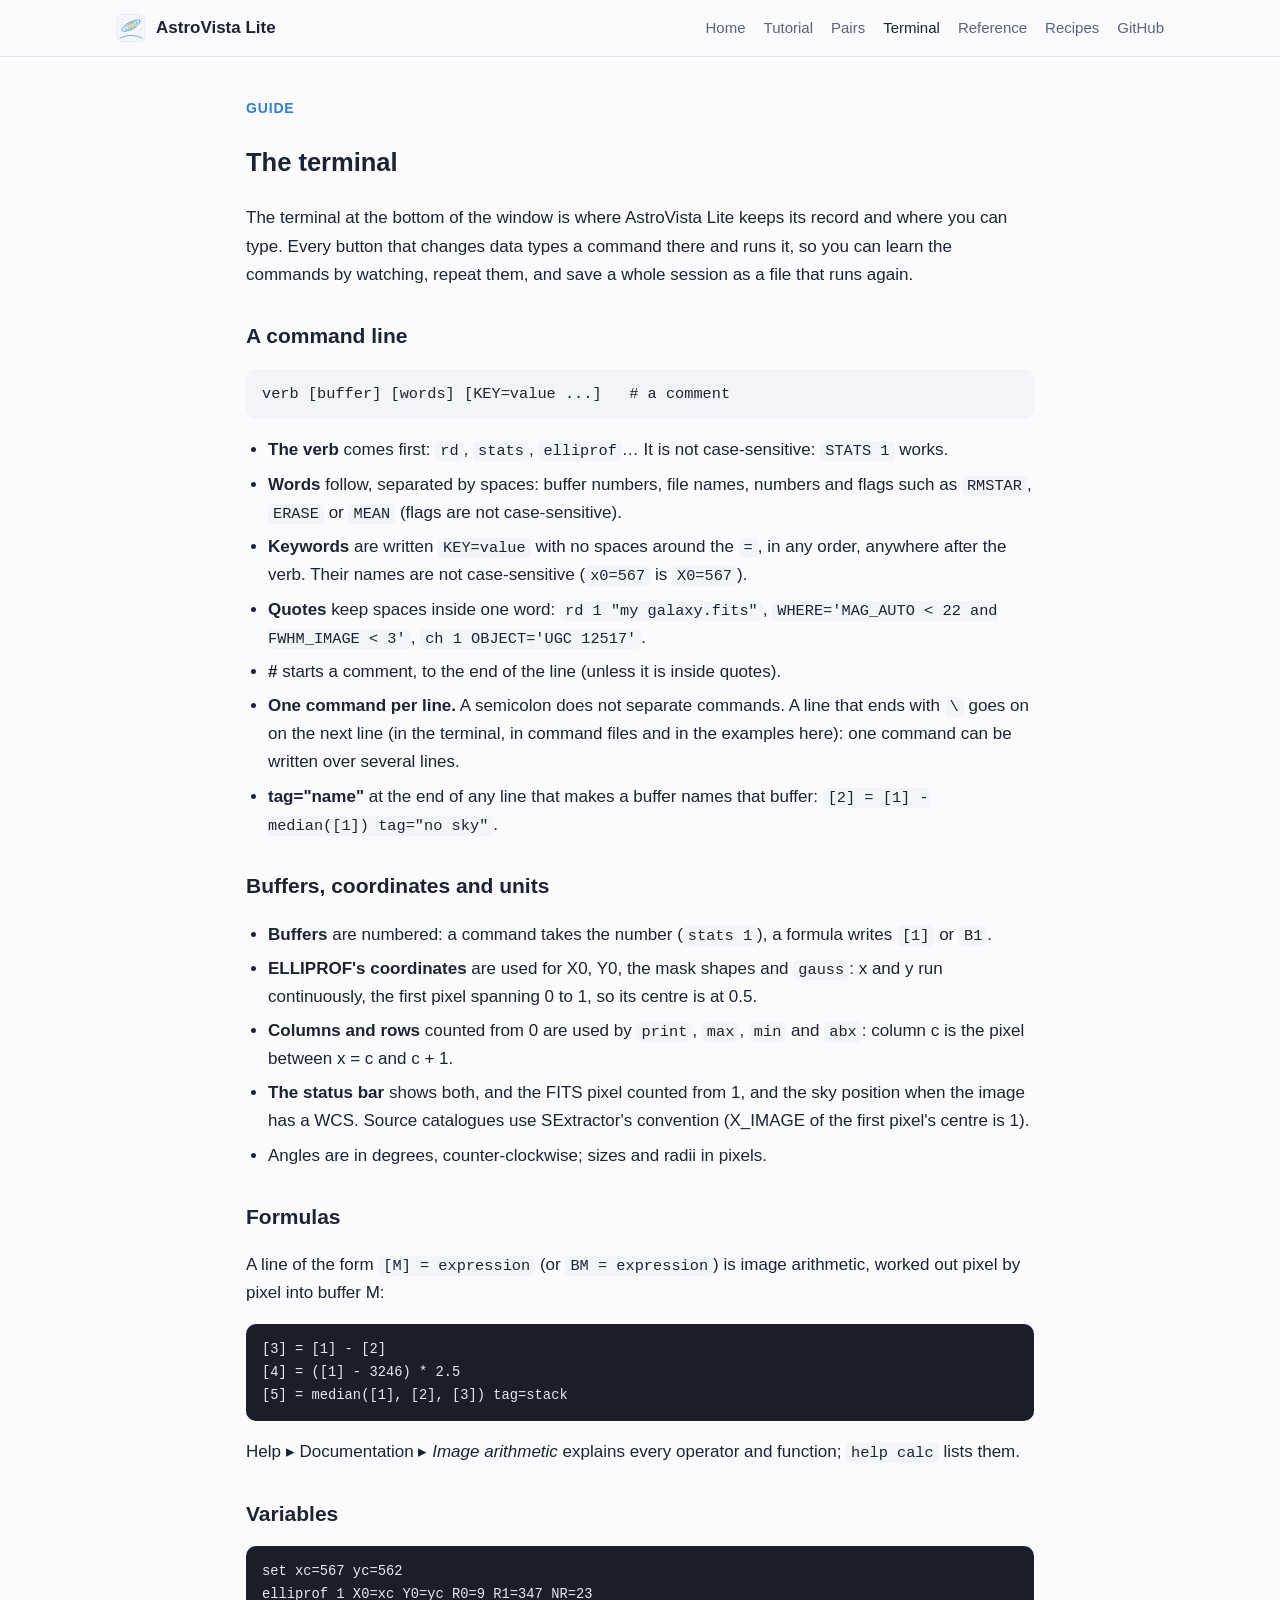
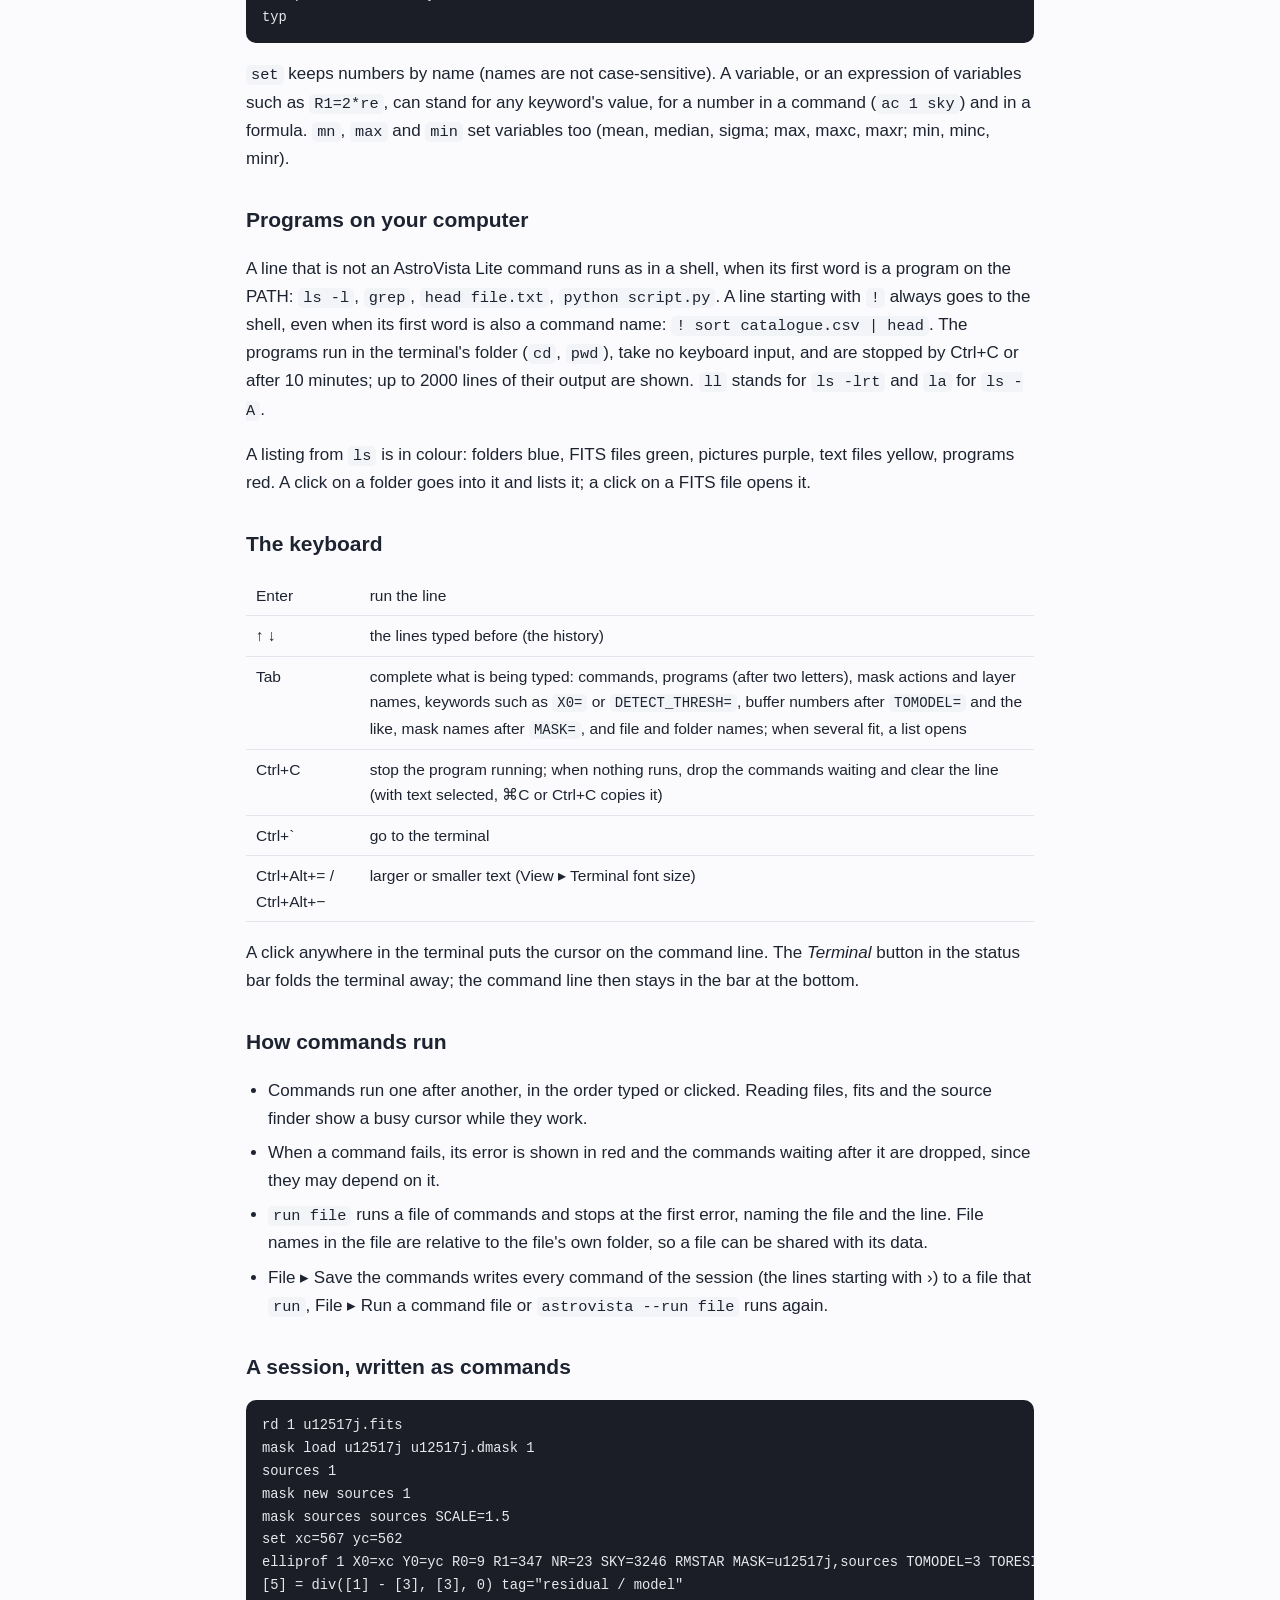
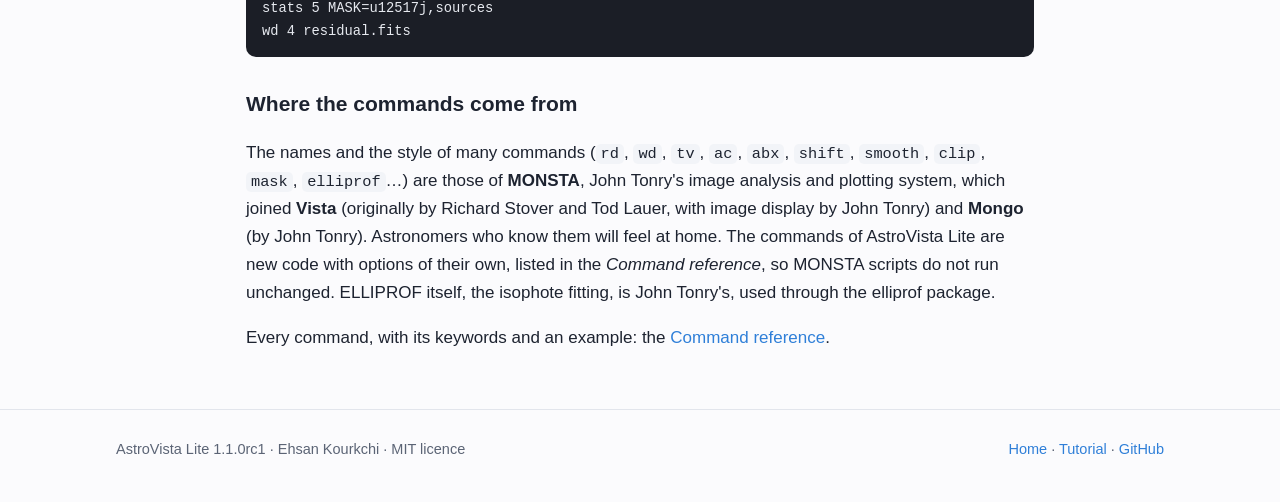
<file: docs/terminal.html>
<!doctype html>
<html lang="en">
<head>
<meta charset="utf-8">
<meta name="viewport" content="width=device-width, initial-scale=1">
<title>AstroVista Lite Terminal</title>
<meta name="description" content="How the AstroVista Lite terminal works: how a command line is written, buffers, coordinates, formulas, variables, programs on your computer, the keyboard and command files.">
<link rel="icon" href="images/logo.svg" type="image/svg+xml">
<link rel="stylesheet" href="style.css">
</head>
<body>
<header class="top">
  <div class="wrap">
    <a class="brand" href="index.html"><img src="images/logo.svg" alt="">AstroVista Lite</a>
    <nav>
      <a href="index.html">Home</a>
      <a href="tutorial.html">Tutorial</a>
      <a href="pairs.html">Pairs</a>
      <a class="here" href="terminal.html">Terminal</a>
      <a href="reference.html">Reference</a>
      <a href="commands.html">Recipes</a>
      <a href="https://github.com/ekourkchi/AstroVista-Lite">GitHub</a>
    </nav>
  </div>
</header>

<main class="wrap narrow">
<section class="doc">
  <p class="kicker">Guide</p>
  <h1>The terminal</h1>

<p>The terminal at the bottom of the window is where AstroVista Lite keeps its record and
where you can type. Every button that changes data types a command there and runs it, so
you can learn the commands by watching, repeat them, and save a whole session as a file
that runs again.</p>

<h3>A command line</h3>
<pre>verb [buffer] [words] [KEY=value ...]   # a comment</pre>
<ul>
<li><b>The verb</b> comes first: <code>rd</code>, <code>stats</code>,
<code>elliprof</code>… It is not case-sensitive: <code>STATS 1</code> works.</li>
<li><b>Words</b> follow, separated by spaces: buffer numbers, file names, numbers and
flags such as <code>RMSTAR</code>, <code>ERASE</code> or <code>MEAN</code> (flags are not
case-sensitive).</li>
<li><b>Keywords</b> are written <code>KEY=value</code> with no spaces around the
<code>=</code>, in any order, anywhere after the verb. Their names are not
case-sensitive (<code>x0=567</code> is <code>X0=567</code>).</li>
<li><b>Quotes</b> keep spaces inside one word: <code>rd 1 "my galaxy.fits"</code>,
<code>WHERE='MAG_AUTO &lt; 22 and FWHM_IMAGE &lt; 3'</code>,
<code>ch 1 OBJECT='UGC 12517'</code>.</li>
<li><b>#</b> starts a comment, to the end of the line (unless it is inside quotes).</li>
<li><b>One command per line.</b> A semicolon does not separate commands. A line that ends
with <code>\</code> goes on on the next line (in the terminal, in command files and in the
examples here): one command can be written over several lines.</li>
<li><b>tag="name"</b> at the end of any line that makes a buffer names that buffer:
<code>[2] = [1] - median([1]) tag="no sky"</code>.</li>
</ul>

<h3>Buffers, coordinates and units</h3>
<ul>
<li><b>Buffers</b> are numbered: a command takes the number (<code>stats 1</code>), a
formula writes <code>[1]</code> or <code>B1</code>.</li>
<li><b>ELLIPROF's coordinates</b> are used for X0, Y0, the mask shapes and
<code>gauss</code>: x and y run continuously, the first pixel spanning 0 to 1, so its
centre is at 0.5.</li>
<li><b>Columns and rows</b> counted from 0 are used by <code>print</code>,
<code>max</code>, <code>min</code> and <code>abx</code>: column c is the pixel between
x = c and c + 1.</li>
<li><b>The status bar</b> shows both, and the FITS pixel counted from 1, and the sky
position when the image has a WCS. Source catalogues use SExtractor's convention
(X_IMAGE of the first pixel's centre is 1).</li>
<li>Angles are in degrees, counter-clockwise; sizes and radii in pixels.</li>
</ul>

<h3>Formulas</h3>
<p>A line of the form <code>[M] = expression</code> (or <code>BM = expression</code>) is
image arithmetic, worked out pixel by pixel into buffer M:</p>
<pre><code>[3] = [1] - [2]
[4] = ([1] - 3246) * 2.5
[5] = median([1], [2], [3]) tag=stack</code></pre>
<p>Help ▸ Documentation ▸ <i>Image arithmetic</i> explains every operator and function;
<code>help calc</code> lists them.</p>

<h3>Variables</h3>
<pre><code>set xc=567 yc=562
elliprof 1 X0=xc Y0=yc R0=9 R1=347 NR=23
typ</code></pre>
<p><code>set</code> keeps numbers by name (names are not case-sensitive). A variable, or
an expression of variables such as <code>R1=2*re</code>, can stand for any keyword's value,
for a number in a command (<code>ac 1 sky</code>) and in a formula. <code>mn</code>,
<code>max</code> and <code>min</code> set variables too (mean, median, sigma; max, maxc,
maxr; min, minc, minr).</p>

<h3>Programs on your computer</h3>
<p>A line that is not an AstroVista Lite command runs as in a shell, when its first word
is a program on the PATH: <code>ls -l</code>, <code>grep</code>, <code>head
file.txt</code>, <code>python script.py</code>. A line starting with <code>!</code> always
goes to the shell, even when its first word is also a command name:
<code>! sort catalogue.csv | head</code>. The programs run in the terminal's folder
(<code>cd</code>, <code>pwd</code>), take no keyboard input, and are stopped by Ctrl+C or
after 10 minutes; up to 2000 lines of their output are shown. <code>ll</code> stands for
<code>ls -lrt</code> and <code>la</code> for <code>ls -A</code>.</p>
<p>A listing from <code>ls</code> is in colour: folders blue, FITS files green, pictures
purple, text files yellow, programs red. A click on a folder goes into it and lists it; a
click on a FITS file opens it.</p>

<h3>The keyboard</h3>
<table cellspacing="4">
<tr><td>Enter</td><td>run the line</td></tr>
<tr><td>↑ ↓</td><td>the lines typed before (the history)</td></tr>
<tr><td>Tab</td><td>complete what is being typed: commands, programs (after two letters),
mask actions and layer names, keywords such as <code>X0=</code> or
<code>DETECT_THRESH=</code>, buffer numbers after <code>TOMODEL=</code> and the like,
mask names after <code>MASK=</code>, and file and folder names; when several fit, a list
opens</td></tr>
<tr><td>Ctrl+C</td><td>stop the program running; when nothing runs, drop the commands
waiting and clear the line (with text selected, ⌘C or Ctrl+C copies it)</td></tr>
<tr><td>Ctrl+`</td><td>go to the terminal</td></tr>
<tr><td>Ctrl+Alt+= / Ctrl+Alt+−</td><td>larger or smaller text (View ▸ Terminal font
size)</td></tr>
</table>
<p>A click anywhere in the terminal puts the cursor on the command line. The
<i>Terminal</i> button in the status bar folds the terminal away; the command line then
stays in the bar at the bottom.</p>

<h3>How commands run</h3>
<ul>
<li>Commands run one after another, in the order typed or clicked. Reading files, fits
and the source finder show a busy cursor while they work.</li>
<li>When a command fails, its error is shown in red and the commands waiting after it are
dropped, since they may depend on it.</li>
<li><code>run file</code> runs a file of commands and stops at the first error, naming
the file and the line. File names in the file are relative to the file's own folder, so a
file can be shared with its data.</li>
<li>File ▸ Save the commands writes every command of the session (the lines starting with
›) to a file that <code>run</code>, File ▸ Run a command file or
<code>astrovista --run file</code> runs again.</li>
</ul>

<h3>A session, written as commands</h3>
<pre><code>rd 1 u12517j.fits
mask load u12517j u12517j.dmask 1
sources 1
mask new sources 1
mask sources sources SCALE=1.5
set xc=567 yc=562
elliprof 1 X0=xc Y0=yc R0=9 R1=347 NR=23 SKY=3246 RMSTAR MASK=u12517j,sources TOMODEL=3 TORESID=4
[5] = div([1] - [3], [3], 0) tag="residual / model"
stats 5 MASK=u12517j,sources
wd 4 residual.fits</code></pre>

<h3>Where the commands come from</h3>
<p>The names and the style of many commands (<code>rd</code>, <code>wd</code>,
<code>tv</code>, <code>ac</code>, <code>abx</code>, <code>shift</code>,
<code>smooth</code>, <code>clip</code>, <code>mask</code>, <code>elliprof</code>…) are those
of <b>MONSTA</b>, John Tonry's image analysis and plotting system, which joined
<b>Vista</b> (originally by Richard Stover and Tod Lauer, with image display by John Tonry)
and <b>Mongo</b> (by John Tonry). Astronomers who know them will feel at home. The
commands of AstroVista Lite are new code with options of their own, listed in the
<i>Command reference</i>, so MONSTA scripts do not run unchanged. ELLIPROF itself, the
isophote fitting, is John Tonry's, used through the elliprof package.</p>

<p>Every command, with its keywords and an example: the <a href="reference.html">Command reference</a>.</p>
</section>
</main>

<footer>
  <div class="wrap">
    <span>AstroVista Lite 1.1.0rc1 · Ehsan Kourkchi · MIT licence</span>
    <span><a href="index.html">Home</a> · <a href="tutorial.html">Tutorial</a> · <a href="https://github.com/ekourkchi/AstroVista-Lite">GitHub</a></span>
  </div>
</footer>
</body>
</html>
</file>
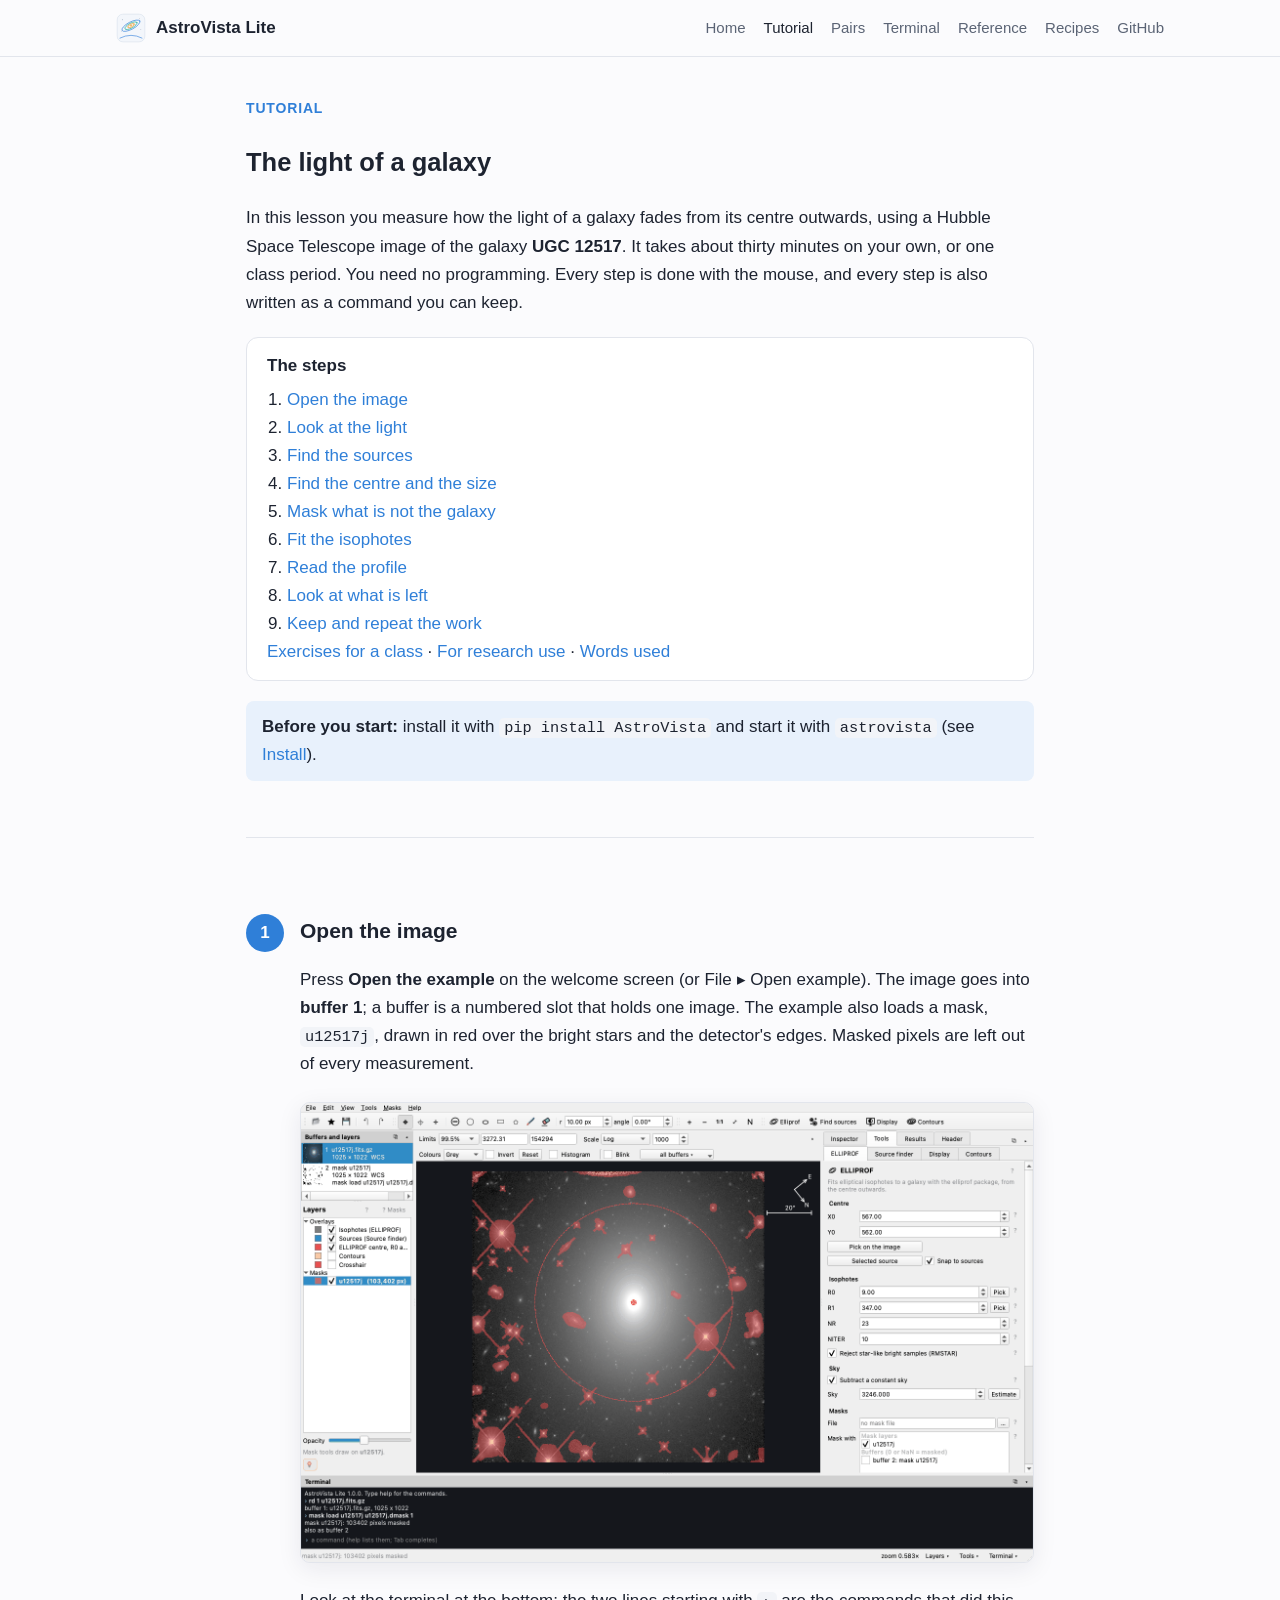
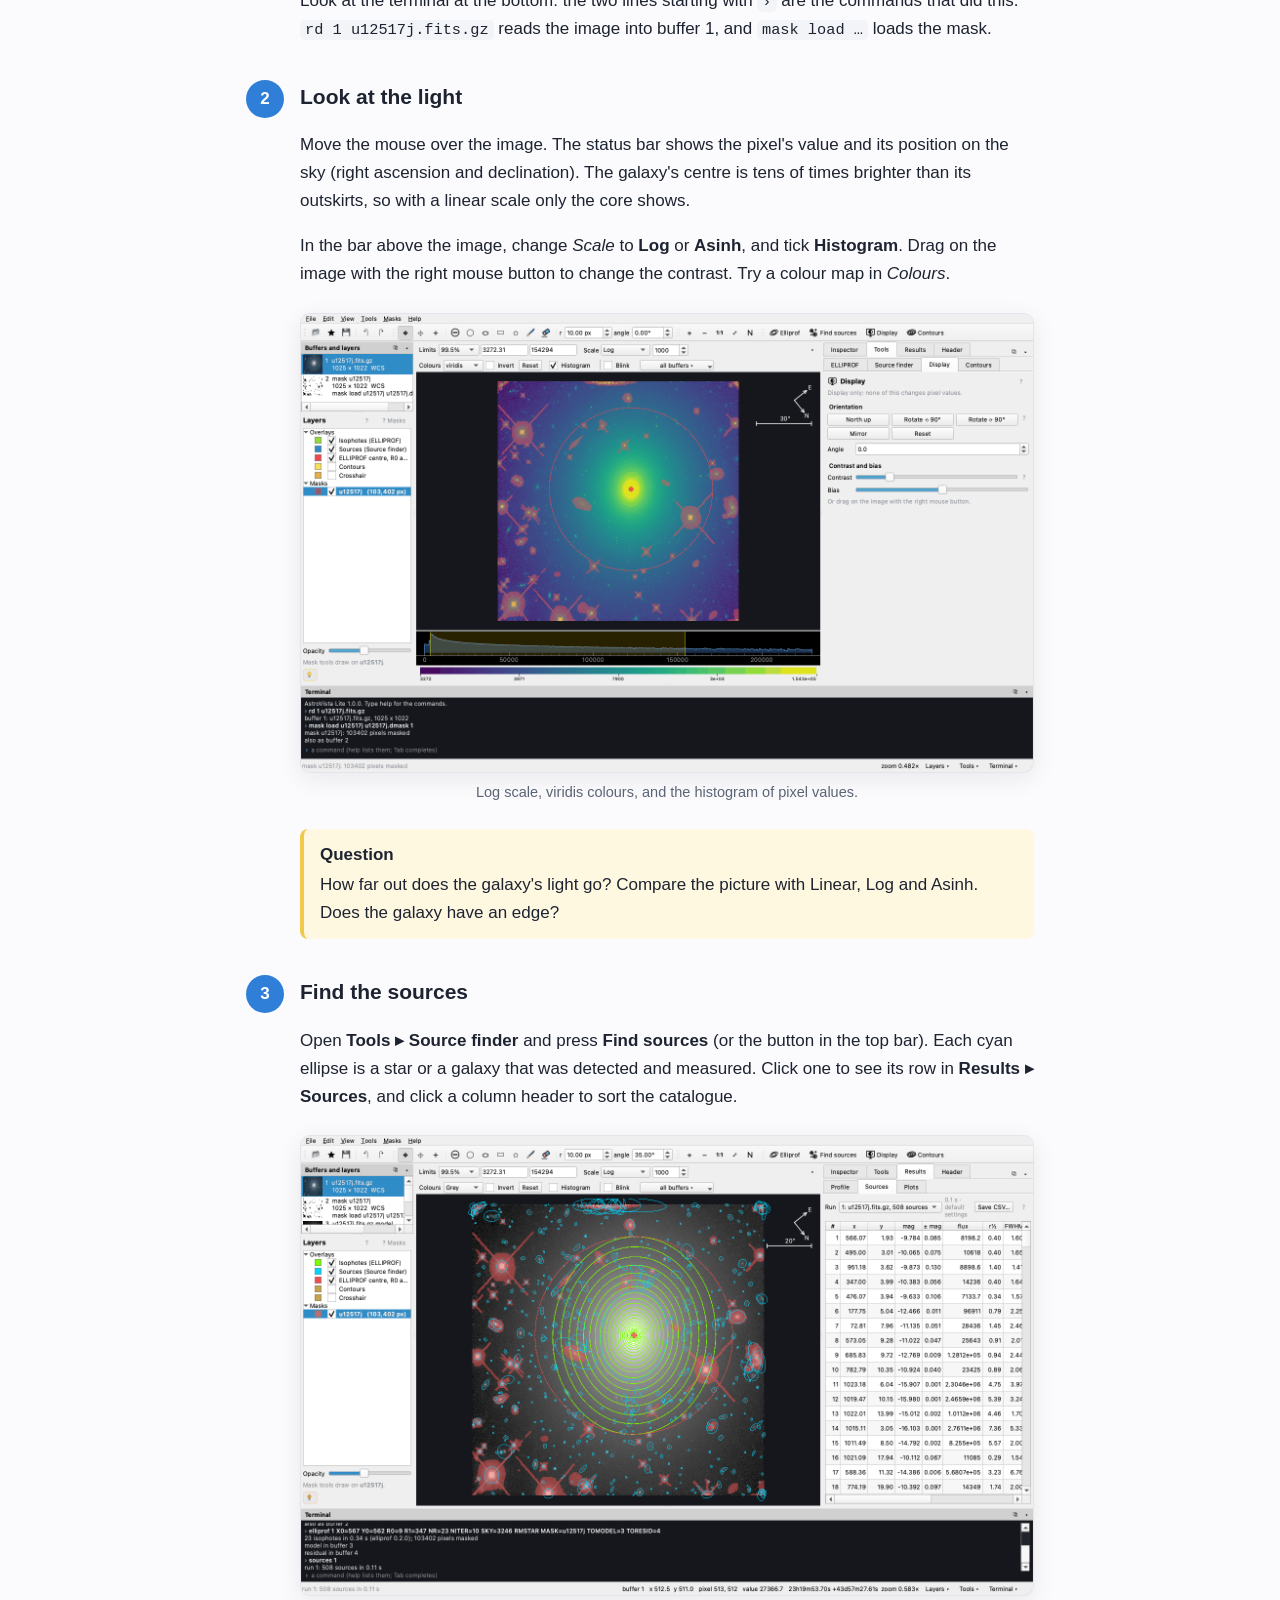
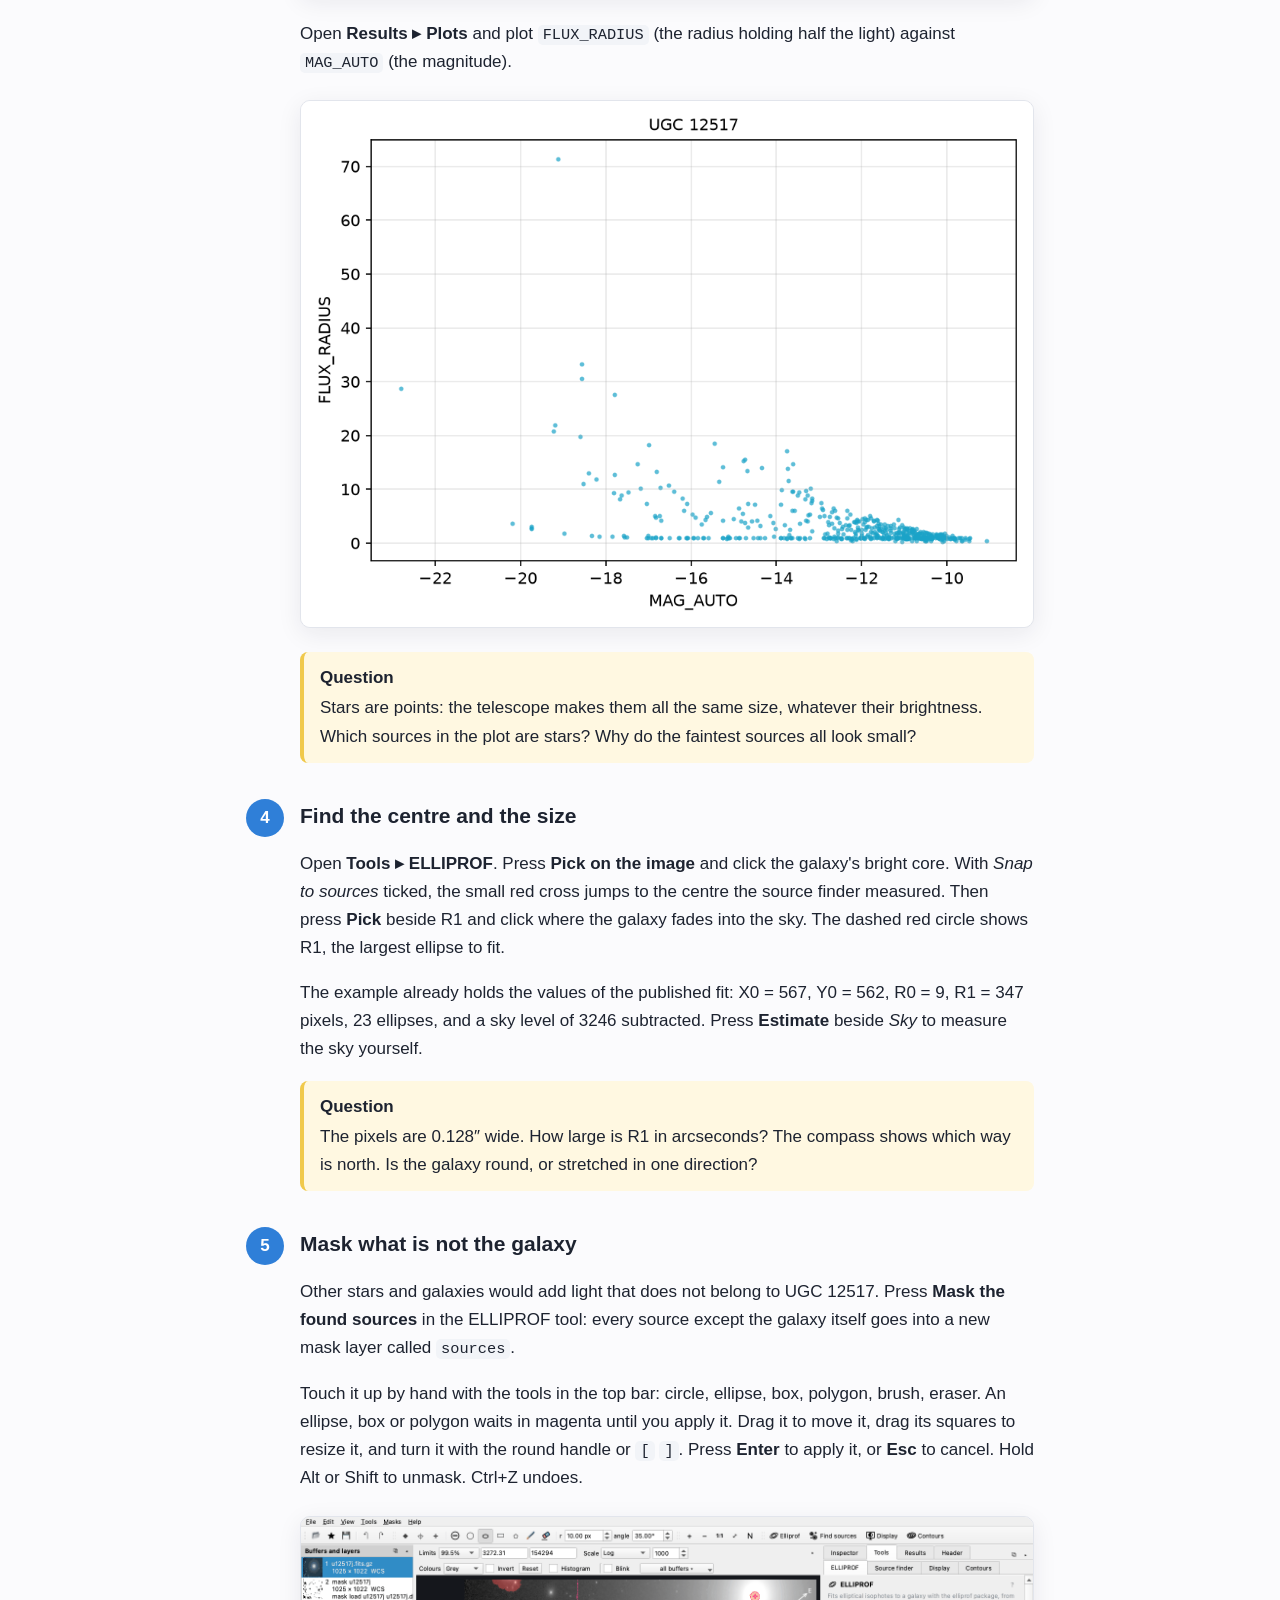
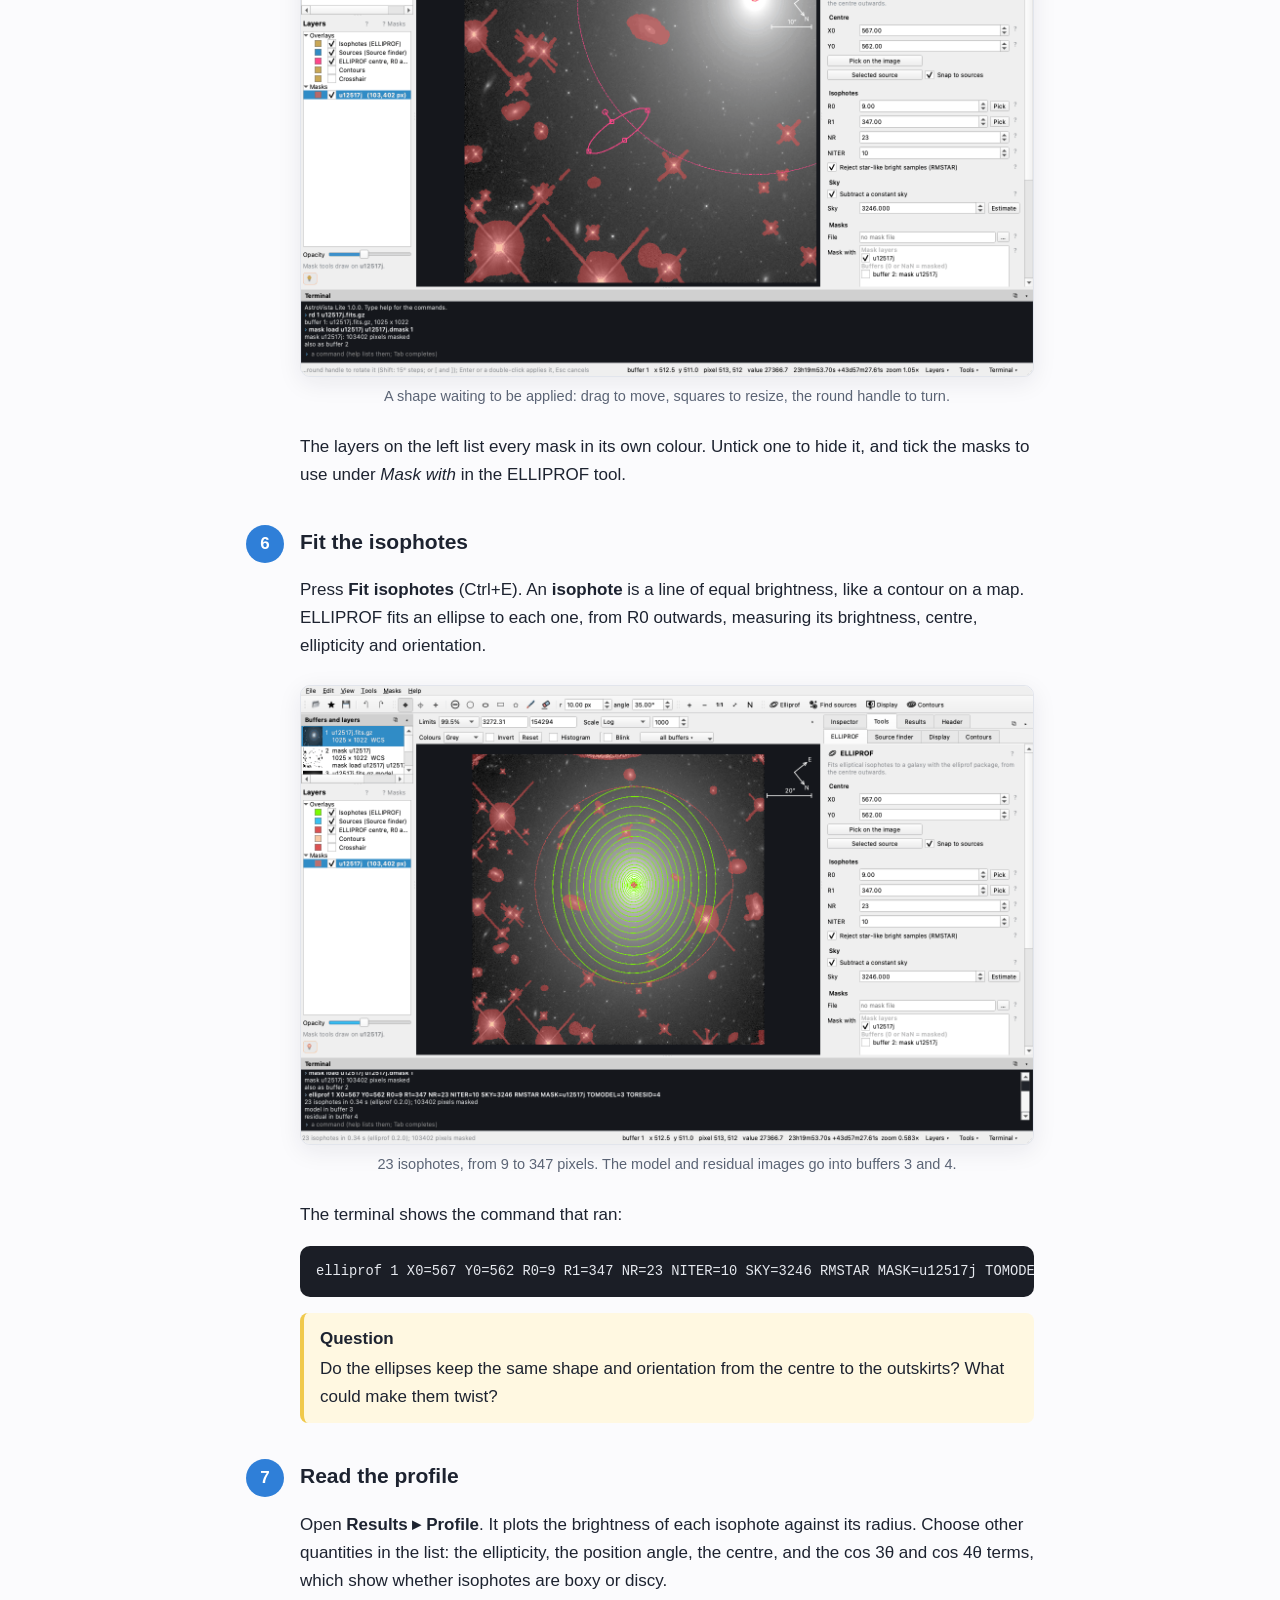
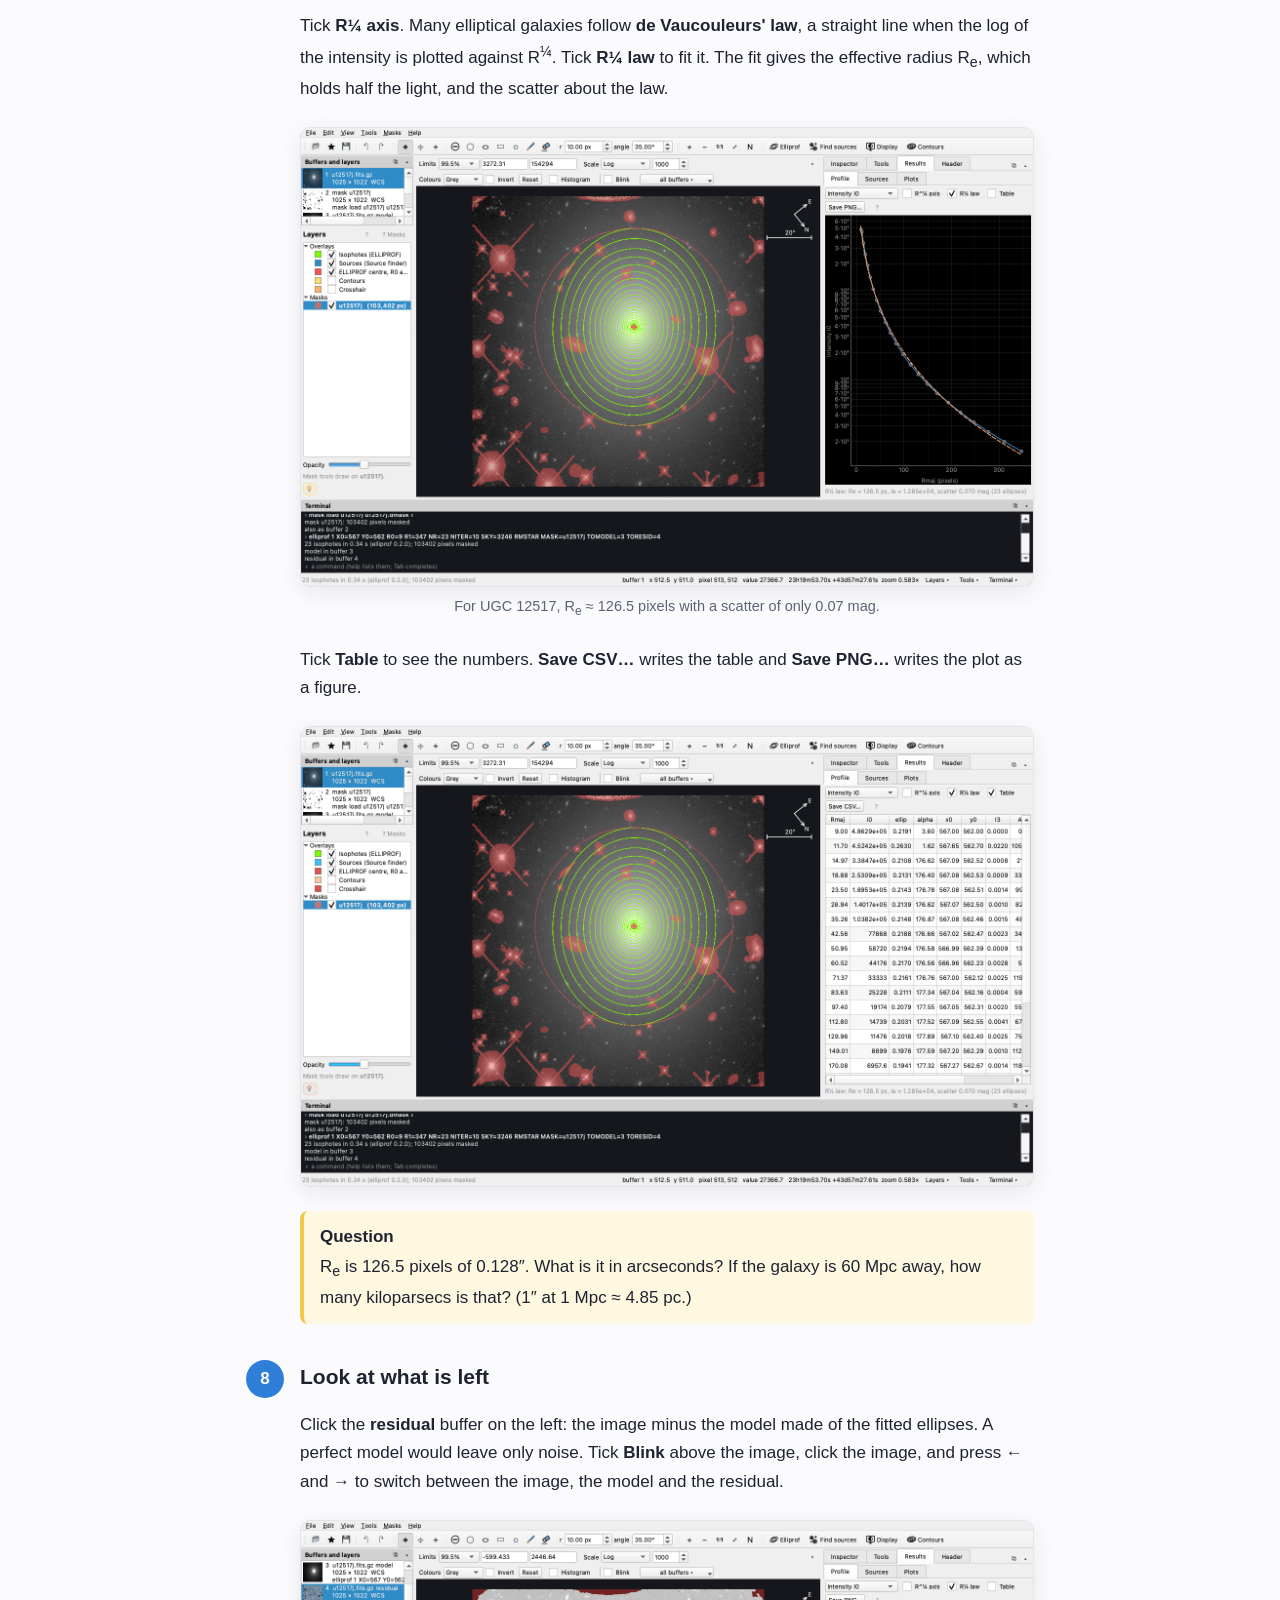
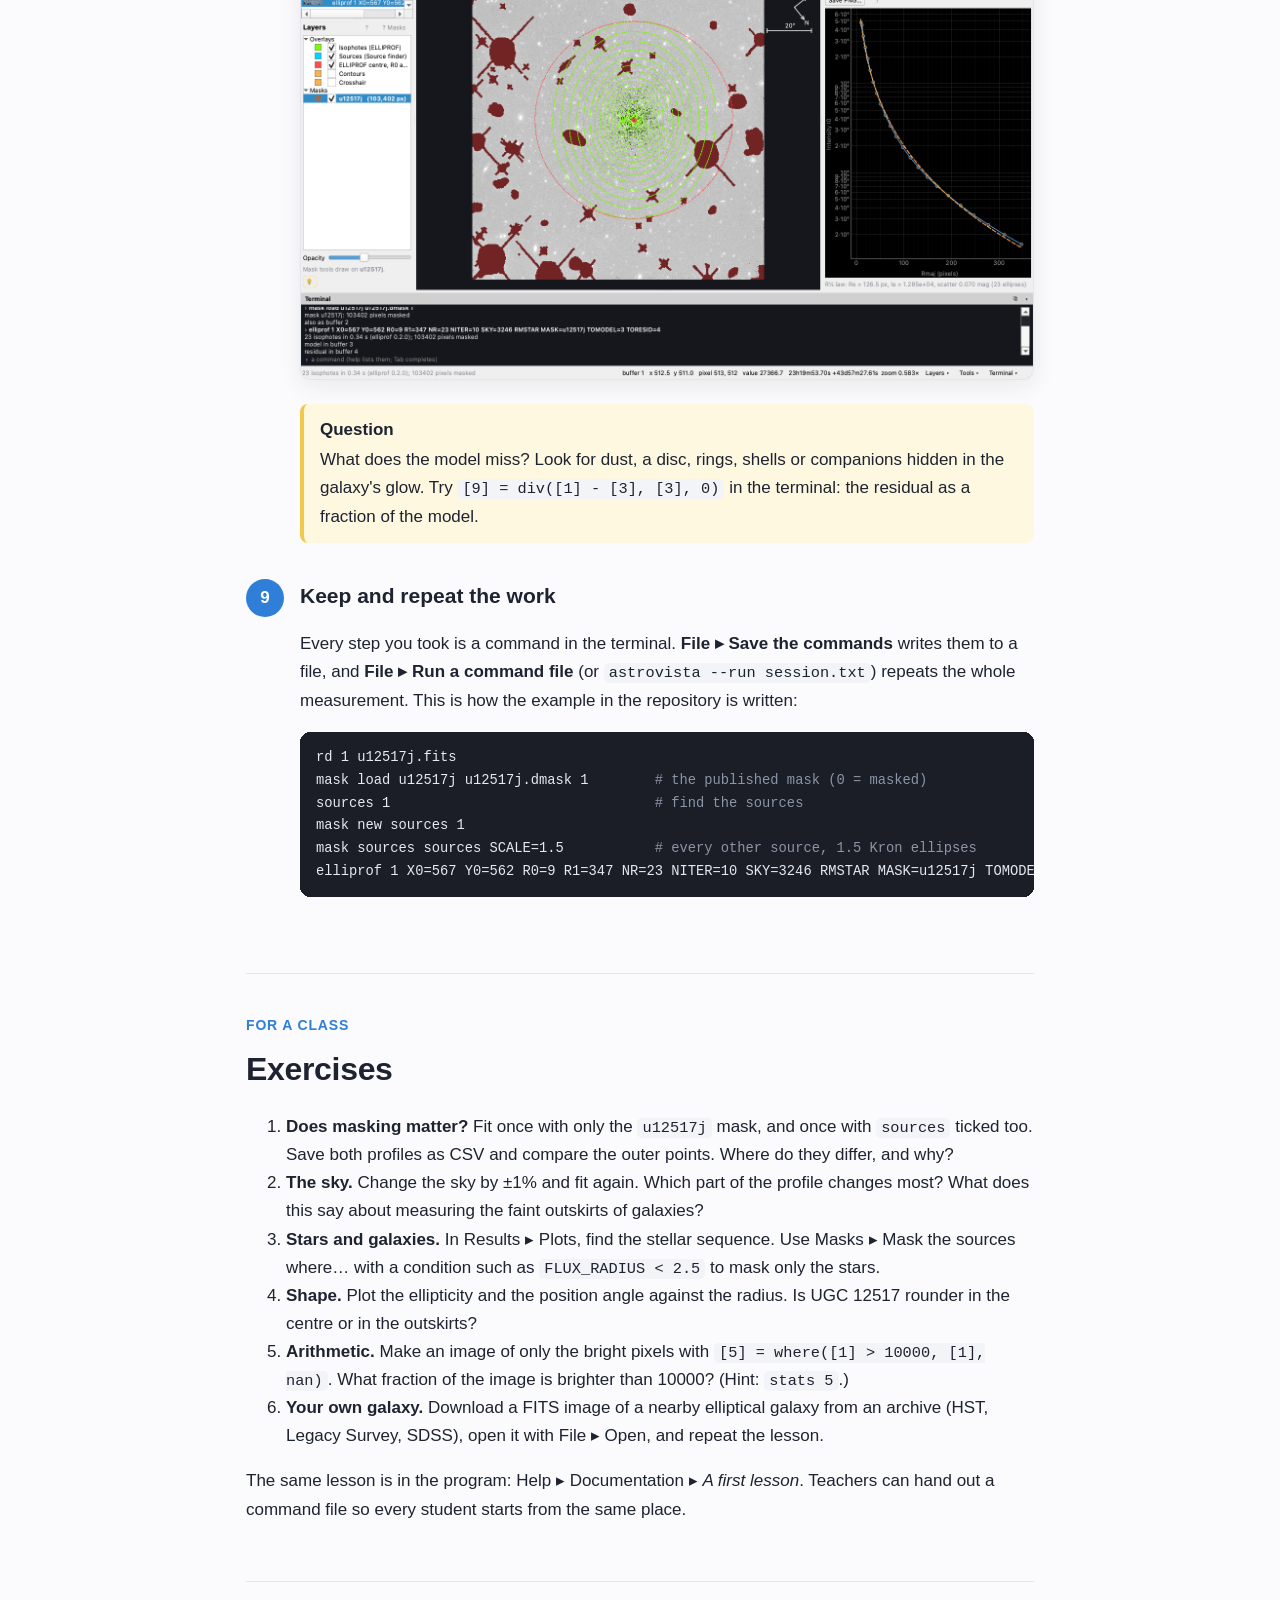
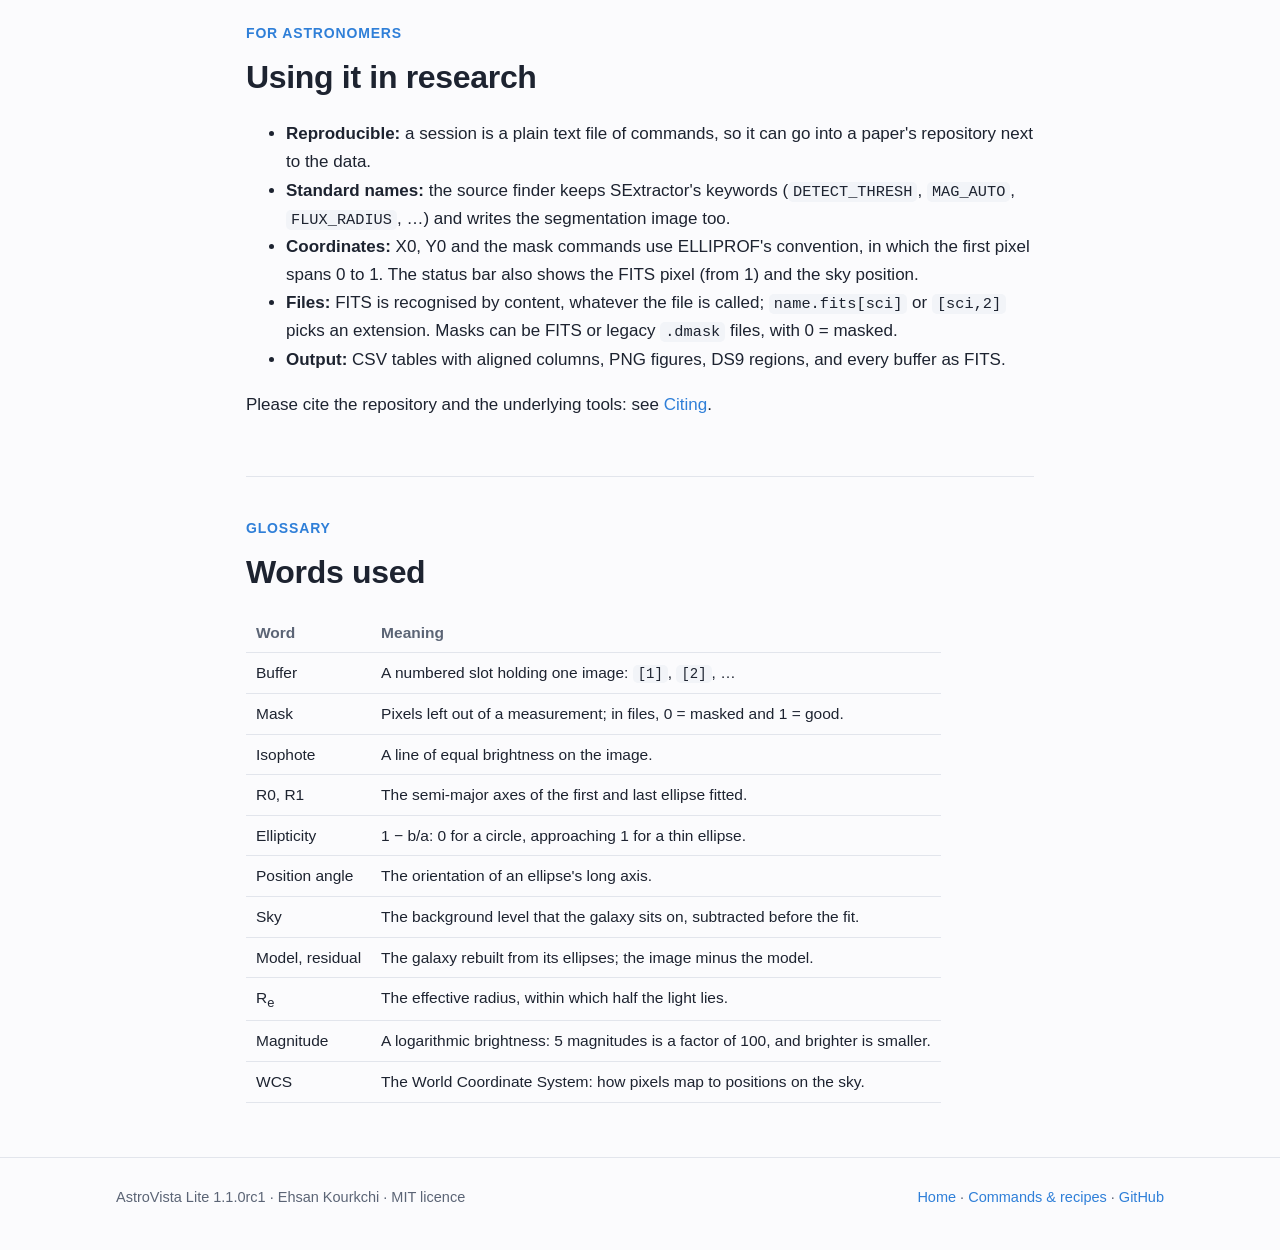
<file: docs/tutorial.html>
<!doctype html>
<html lang="en">
<head>
<meta charset="utf-8">
<meta name="viewport" content="width=device-width, initial-scale=1">
<title>AstroVista Lite Tutorial</title>
<meta name="description" content="A step-by-step lesson with AstroVista Lite: measure the light profile of the galaxy UGC 12517 from a Hubble image, find and mask the sources around it, and study the residual.">
<link rel="icon" href="images/logo.svg" type="image/svg+xml">
<link rel="stylesheet" href="style.css">
</head>
<body>
<header class="top">
  <div class="wrap">
    <a class="brand" href="index.html"><img src="images/logo.svg" alt="">AstroVista Lite</a>
    <nav>
      <a href="index.html">Home</a>
      <a class="here" href="tutorial.html">Tutorial</a>
      <a href="pairs.html">Pairs</a>
      <a href="terminal.html">Terminal</a>
      <a href="reference.html">Reference</a>
      <a href="commands.html">Recipes</a>
      <a href="https://github.com/ekourkchi/AstroVista-Lite">GitHub</a>
    </nav>
  </div>
</header>

<main class="wrap narrow">
<section>
  <p class="kicker">Tutorial</p>
  <h1>The light of a galaxy</h1>
  <p>In this lesson you measure how the light of a galaxy fades from its centre outwards,
  using a Hubble Space Telescope image of the galaxy <b>UGC 12517</b>. It takes about
  thirty minutes on your own, or one class period. You need no programming. Every step is
  done with the mouse, and every step is also written as a command you can keep.</p>
  <div class="toc">
    <b>The steps</b>
    <ol>
      <li><a href="#s-open">Open the image</a></li>
      <li><a href="#s-look">Look at the light</a></li>
      <li><a href="#s-sources">Find the sources</a></li>
      <li><a href="#s-centre">Find the centre and the size</a></li>
      <li><a href="#s-mask">Mask what is not the galaxy</a></li>
      <li><a href="#s-fit">Fit the isophotes</a></li>
      <li><a href="#s-profile">Read the profile</a></li>
      <li><a href="#s-residual">Look at what is left</a></li>
      <li><a href="#s-keep">Keep and repeat the work</a></li>
    </ol>
    <a href="#exercises">Exercises for a class</a> · <a href="#research">For research use</a> · <a href="#words">Words used</a>
  </div>
  <div class="note"><b>Before you start:</b> install it with <code>pip install AstroVista</code>
  and start it with <code>astrovista</code> (see <a href="index.html#install">Install</a>).</div>
</section>

<section>
<ol class="steps">
  <li class="step" id="s-open">
    <h3>Open the image</h3>
    <p>Press <b>Open the example</b> on the welcome screen (or File ▸ Open example). The
    image goes into <b>buffer 1</b>; a buffer is a numbered slot that holds one image. The
    example also loads a mask, <code>u12517j</code>, drawn in red over the bright stars and
    the detector's edges. Masked pixels are left out of every measurement.</p>
    <figure><img src="images/example.png" alt="The example image of UGC 12517 opened, with the published mask in red" loading="lazy"></figure>
    <p>Look at the terminal at the bottom: the two lines starting with <code>›</code> are
    the commands that did this. <code>rd 1 u12517j.fits.gz</code> reads the image into
    buffer 1, and <code>mask load …</code> loads the mask.</p>
  </li>

  <li class="step" id="s-look">
    <h3>Look at the light</h3>
    <p>Move the mouse over the image. The status bar shows the pixel's value and its
    position on the sky (right ascension and declination). The galaxy's centre is tens of
    times brighter than its outskirts, so with a linear scale only the core shows.</p>
    <p>In the bar above the image, change <i>Scale</i> to <b>Log</b> or <b>Asinh</b>, and tick
    <b>Histogram</b>. Drag on the image with the right mouse button to change the contrast.
    Try a colour map in <i>Colours</i>.</p>
    <figure><img src="images/display.png" alt="The galaxy in the viridis colour map with a histogram of pixel values under the image" loading="lazy"><figcaption>Log scale, viridis colours, and the histogram of pixel values.</figcaption></figure>
    <div class="question"><b>Question</b>How far out does the galaxy's light go? Compare
    the picture with Linear, Log and Asinh. Does the galaxy have an edge?</div>
  </li>

  <li class="step" id="s-sources">
    <h3>Find the sources</h3>
    <p>Open <b>Tools ▸ Source finder</b> and press <b>Find sources</b> (or the button in the
    top bar). Each cyan ellipse is a star or a galaxy that was detected and measured. Click
    one to see its row in <b>Results ▸ Sources</b>, and click a column header to sort
    the catalogue.</p>
    <figure><img src="images/sources.png" alt="The detected sources outlined in cyan and the catalogue on the right" loading="lazy"></figure>
    <p>Open <b>Results ▸ Plots</b> and plot <code>FLUX_RADIUS</code> (the radius holding
    half the light) against <code>MAG_AUTO</code> (the magnitude).</p>
    <figure><img src="images/export_plot.png" alt="FLUX_RADIUS against MAG_AUTO: a flat narrow sequence of stars and scattered galaxies above it" loading="lazy"></figure>
    <div class="question"><b>Question</b>Stars are points: the telescope makes them all the
    same size, whatever their brightness. Which sources in the plot are stars? Why do the
    faintest sources all look small?</div>
  </li>

  <li class="step" id="s-centre">
    <h3>Find the centre and the size</h3>
    <p>Open <b>Tools ▸ ELLIPROF</b>. Press <b>Pick on the image</b> and click the galaxy's
    bright core. With <i>Snap to sources</i> ticked, the small red cross jumps to the
    centre the source finder measured. Then press <b>Pick</b> beside R1 and click where the
    galaxy fades into the sky. The dashed red circle shows R1, the largest ellipse to
    fit.</p>
    <p>The example already holds the values of the published fit: X0 = 567, Y0 = 562,
    R0 = 9, R1 = 347 pixels, 23 ellipses, and a sky level of 3246 subtracted. Press
    <b>Estimate</b> beside <i>Sky</i> to measure the sky yourself.</p>
    <div class="question"><b>Question</b>The pixels are 0.128″ wide. How large is R1 in
    arcseconds? The compass shows which way is north. Is the galaxy round, or stretched
    in one direction?</div>
  </li>

  <li class="step" id="s-mask">
    <h3>Mask what is not the galaxy</h3>
    <p>Other stars and galaxies would add light that does not belong to UGC 12517. Press
    <b>Mask the found sources</b> in the ELLIPROF tool: every source except the galaxy
    itself goes into a new mask layer called <code>sources</code>.</p>
    <p>Touch it up by hand with the tools in the top bar: circle, ellipse, box, polygon,
    brush, eraser. An ellipse, box or polygon waits in magenta until you apply it. Drag it
    to move it, drag its squares to resize it, and turn it with the round handle or
    <code>[</code> <code>]</code>. Press <b>Enter</b> to apply it, or <b>Esc</b> to cancel.
    Hold Alt or Shift to unmask. Ctrl+Z undoes.</p>
    <figure><img src="images/mask_rotate.png" alt="A magenta ellipse turned by 35 degrees waiting to be applied, with its handles" loading="lazy"><figcaption>A shape waiting to be applied: drag to move, squares to resize, the round handle to turn.</figcaption></figure>
    <p>The layers on the left list every mask in its own colour. Untick one to hide it, and
    tick the masks to use under <i>Mask with</i> in the ELLIPROF tool.</p>
  </li>

  <li class="step" id="s-fit">
    <h3>Fit the isophotes</h3>
    <p>Press <b>Fit isophotes</b> (Ctrl+E). An <b>isophote</b> is a line of equal
    brightness, like a contour on a map. ELLIPROF fits an ellipse to each one, from R0
    outwards, measuring its brightness, centre, ellipticity and orientation.</p>
    <figure><img src="images/fit.png" alt="23 green isophotes fitted to the galaxy" loading="lazy"><figcaption>23 isophotes, from 9 to 347 pixels. The model and residual images go into buffers 3 and 4.</figcaption></figure>
    <p>The terminal shows the command that ran:</p>
    <pre><code>elliprof 1 X0=567 Y0=562 R0=9 R1=347 NR=23 NITER=10 SKY=3246 RMSTAR MASK=u12517j TOMODEL=3 TORESID=4</code></pre>
    <div class="question"><b>Question</b>Do the ellipses keep the same shape and
    orientation from the centre to the outskirts? What could make them twist?</div>
  </li>

  <li class="step" id="s-profile">
    <h3>Read the profile</h3>
    <p>Open <b>Results ▸ Profile</b>. It plots the brightness of each isophote against its
    radius. Choose other quantities in the list: the ellipticity, the position angle, the
    centre, and the cos 3θ and cos 4θ terms, which show whether isophotes are boxy or
    discy.</p>
    <p>Tick <b>R¼ axis</b>. Many elliptical galaxies follow <b>de Vaucouleurs' law</b>, a
    straight line when the log of the intensity is plotted against R<sup>¼</sup>. Tick
    <b>R¼ law</b> to fit it. The fit gives the effective radius R<sub>e</sub>, which holds
    half the light, and the scatter about the law.</p>
    <figure><img src="images/profile_devauc.png" alt="The intensity profile with the de Vaucouleurs law fitted" loading="lazy"><figcaption>For UGC 12517, R<sub>e</sub> ≈ 126.5 pixels with a scatter of only 0.07 mag.</figcaption></figure>
    <p>Tick <b>Table</b> to see the numbers. <b>Save CSV…</b> writes the table and <b>Save
    PNG…</b> writes the plot as a figure.</p>
    <figure><img src="images/profile_table.png" alt="The profile table with radius, intensity, ellipticity and position angle" loading="lazy"></figure>
    <div class="question"><b>Question</b>R<sub>e</sub> is 126.5 pixels of 0.128″. What is
    it in arcseconds? If the galaxy is 60 Mpc away, how many kiloparsecs is that? (1″ at
    1 Mpc ≈ 4.85 pc.)</div>
  </li>

  <li class="step" id="s-residual">
    <h3>Look at what is left</h3>
    <p>Click the <b>residual</b> buffer on the left: the image minus the model made of the
    fitted ellipses. A perfect model would leave only noise. Tick <b>Blink</b> above the
    image, click the image, and press ← and → to switch between the image, the model and
    the residual.</p>
    <figure><img src="images/residual.png" alt="The residual image after subtracting the fitted model" loading="lazy"></figure>
    <div class="question"><b>Question</b>What does the model miss? Look for dust, a disc,
    rings, shells or companions hidden in the galaxy's glow. Try
    <code>[9] = div([1] - [3], [3], 0)</code> in the terminal: the residual as a fraction of
    the model.</div>
  </li>

  <li class="step" id="s-keep">
    <h3>Keep and repeat the work</h3>
    <p>Every step you took is a command in the terminal. <b>File ▸ Save the commands</b>
    writes them to a file, and <b>File ▸ Run a command file</b> (or
    <code>astrovista --run session.txt</code>) repeats the whole measurement. This is how
    the example in the repository is written:</p>
    <pre><code>rd 1 u12517j.fits
mask load u12517j u12517j.dmask 1        <span class="c"># the published mask (0 = masked)</span>
sources 1                                <span class="c"># find the sources</span>
mask new sources 1
mask sources sources SCALE=1.5           <span class="c"># every other source, 1.5 Kron ellipses</span>
elliprof 1 X0=567 Y0=562 R0=9 R1=347 NR=23 NITER=10 SKY=3246 RMSTAR MASK=u12517j TOMODEL=3 TORESID=4</code></pre>
  </li>
</ol>
</section>

<section id="exercises">
  <p class="kicker">For a class</p>
  <h2>Exercises</h2>
  <ol>
    <li><b>Does masking matter?</b> Fit once with only the <code>u12517j</code> mask, and
    once with <code>sources</code> ticked too. Save both profiles as CSV and compare the
    outer points. Where do they differ, and why?</li>
    <li><b>The sky.</b> Change the sky by ±1% and fit again. Which part of the profile
    changes most? What does this say about measuring the faint outskirts of galaxies?</li>
    <li><b>Stars and galaxies.</b> In Results ▸ Plots, find the stellar sequence. Use Masks ▸
    Mask the sources where… with a condition such as <code>FLUX_RADIUS &lt; 2.5</code> to
    mask only the stars.</li>
    <li><b>Shape.</b> Plot the ellipticity and the position angle against the radius. Is
    UGC 12517 rounder in the centre or in the outskirts?</li>
    <li><b>Arithmetic.</b> Make an image of only the bright pixels with
    <code>[5] = where([1] &gt; 10000, [1], nan)</code>. What fraction of the image is
    brighter than 10000? (Hint: <code>stats 5</code>.)</li>
    <li><b>Your own galaxy.</b> Download a FITS image of a nearby elliptical galaxy from an
    archive (HST, Legacy Survey, SDSS), open it with File ▸ Open, and repeat the lesson.</li>
  </ol>
  <p>The same lesson is in the program: Help ▸ Documentation ▸ <i>A first lesson</i>.
  Teachers can hand out a command file so every student starts from the same place.</p>
</section>

<section id="research">
  <p class="kicker">For astronomers</p>
  <h2>Using it in research</h2>
  <ul>
    <li><b>Reproducible:</b> a session is a plain text file of commands, so it can go into a
    paper's repository next to the data.</li>
    <li><b>Standard names:</b> the source finder keeps SExtractor's keywords
    (<code>DETECT_THRESH</code>, <code>MAG_AUTO</code>, <code>FLUX_RADIUS</code>, …) and
    writes the segmentation image too.</li>
    <li><b>Coordinates:</b> X0, Y0 and the mask commands use ELLIPROF's convention, in which
    the first pixel spans 0 to 1. The status bar also shows the FITS pixel (from 1) and the
    sky position.</li>
    <li><b>Files:</b> FITS is recognised by content, whatever the file is called;
    <code>name.fits[sci]</code> or <code>[sci,2]</code> picks an extension. Masks can be FITS
    or legacy <code>.dmask</code> files, with 0 = masked.</li>
    <li><b>Output:</b> CSV tables with aligned columns, PNG figures, DS9 regions, and
    every buffer as FITS.</li>
  </ul>
  <p>Please cite the repository and the underlying tools: see <a href="index.html#cite">Citing</a>.</p>
</section>

<section id="words">
  <p class="kicker">Glossary</p>
  <h2>Words used</h2>
  <table>
    <tr><th>Word</th><th>Meaning</th></tr>
    <tr><td>Buffer</td><td>A numbered slot holding one image: <code>[1]</code>, <code>[2]</code>, …</td></tr>
    <tr><td>Mask</td><td>Pixels left out of a measurement; in files, 0 = masked and 1 = good.</td></tr>
    <tr><td>Isophote</td><td>A line of equal brightness on the image.</td></tr>
    <tr><td>R0, R1</td><td>The semi-major axes of the first and last ellipse fitted.</td></tr>
    <tr><td>Ellipticity</td><td>1 − b/a: 0 for a circle, approaching 1 for a thin ellipse.</td></tr>
    <tr><td>Position angle</td><td>The orientation of an ellipse's long axis.</td></tr>
    <tr><td>Sky</td><td>The background level that the galaxy sits on, subtracted before the fit.</td></tr>
    <tr><td>Model, residual</td><td>The galaxy rebuilt from its ellipses; the image minus the model.</td></tr>
    <tr><td>R<sub>e</sub></td><td>The effective radius, within which half the light lies.</td></tr>
    <tr><td>Magnitude</td><td>A logarithmic brightness: 5 magnitudes is a factor of 100, and brighter is smaller.</td></tr>
    <tr><td>WCS</td><td>The World Coordinate System: how pixels map to positions on the sky.</td></tr>
  </table>
</section>
</main>

<footer>
  <div class="wrap">
    <span>AstroVista Lite 1.1.0rc1 · Ehsan Kourkchi · MIT licence</span>
    <span><a href="index.html">Home</a> · <a href="commands.html">Commands &amp; recipes</a> · <a href="https://github.com/ekourkchi/AstroVista-Lite">GitHub</a></span>
  </div>
</footer>
</body>
</html>
</file>
<file: docs/style.css>
/* AstroVista Lite website: one stylesheet for every page, light and dark */
:root {
  --bg: #fbfbfd;
  --panel: #ffffff;
  --text: #1d2330;
  --muted: #5b6475;
  --line: #e2e5ec;
  --accent: #2f7fd8;
  --accent-soft: #e8f1fc;
  --green: #3c9a3c;
  --code-bg: #f2f4f8;
  --term-bg: #1b1e26;
  --term-text: #e6e9ef;
  --q-bg: #fff8e1;
  --q-line: #f0c94b;
  --shadow: 0 6px 24px rgba(20, 30, 50, 0.08);
}
@media (prefers-color-scheme: dark) {
  :root:not([data-theme="light"]) {
    --bg: #12151c;
    --panel: #1a1e27;
    --text: #e4e7ee;
    --muted: #9aa3b5;
    --line: #2b313d;
    --accent: #6aa8ff;
    --accent-soft: #1d2a3d;
    --green: #6cc46c;
    --code-bg: #222734;
    --term-bg: #0d0f14;
    --term-text: #e6e9ef;
    --q-bg: #2b2616;
    --q-line: #8a7426;
    --shadow: 0 6px 24px rgba(0, 0, 0, 0.35);
  }
}
:root[data-theme="dark"] {
  --bg: #12151c;
  --panel: #1a1e27;
  --text: #e4e7ee;
  --muted: #9aa3b5;
  --line: #2b313d;
  --accent: #6aa8ff;
  --accent-soft: #1d2a3d;
  --green: #6cc46c;
  --code-bg: #222734;
  --term-bg: #0d0f14;
  --term-text: #e6e9ef;
  --q-bg: #2b2616;
  --q-line: #8a7426;
  --shadow: 0 6px 24px rgba(0, 0, 0, 0.35);
}

* { box-sizing: border-box; }
html { scroll-behavior: smooth; }
body {
  margin: 0;
  background: var(--bg);
  color: var(--text);
  font: 17px/1.65 -apple-system, BlinkMacSystemFont, "Segoe UI", Roboto, "Helvetica Neue",
    Arial, sans-serif;
}
a { color: var(--accent); text-decoration: none; }
a:hover { text-decoration: underline; }
img { max-width: 100%; height: auto; }

/* the bar at the top of every page */
.top {
  position: sticky; top: 0; z-index: 10;
  background: color-mix(in srgb, var(--bg) 88%, transparent);
  backdrop-filter: blur(8px);
  border-bottom: 1px solid var(--line);
}
.top .wrap { display: flex; align-items: center; gap: 20px; min-height: 56px; flex-wrap: wrap; }
.brand { display: flex; align-items: center; gap: 10px; font-weight: 650; color: var(--text); }
.brand img { width: 30px; height: 30px; }
.top nav { display: flex; gap: 18px; flex-wrap: wrap; margin-left: auto; font-size: 15px; }
.top nav a { color: var(--muted); }
.top nav a.here, .top nav a:hover { color: var(--text); text-decoration: none; }

.wrap { max-width: 1080px; margin: 0 auto; padding: 0 16px; }
.narrow { max-width: 820px; }

/* the opening of the home page */
.hero { padding: 56px 0 24px; text-align: center; }
.hero h1 { font-size: clamp(34px, 6vw, 52px); line-height: 1.1; margin: 0 0 14px; letter-spacing: -0.02em; }
.hero p.lead { font-size: clamp(17px, 2.4vw, 20px); color: var(--muted); max-width: 720px; margin: 0 auto 24px; }
.buttons { display: flex; gap: 12px; justify-content: center; flex-wrap: wrap; margin-bottom: 28px; }
.button {
  display: inline-block; padding: 10px 18px; border-radius: 10px; font-weight: 600;
  border: 1px solid var(--line); background: var(--panel); color: var(--text);
}
.button.primary { background: var(--accent); border-color: var(--accent); color: #fff; }
.button:hover { text-decoration: none; filter: brightness(1.05); }

figure { margin: 24px 0; }
figure img, .shot {
  display: block; border-radius: 10px; border: 1px solid var(--line); box-shadow: var(--shadow);
  background: var(--panel);
}
figcaption { color: var(--muted); font-size: 14.5px; margin-top: 8px; text-align: center; }

section { padding: 40px 0; border-top: 1px solid var(--line); }
section:first-of-type { border-top: 0; }
h2 { font-size: clamp(26px, 4vw, 32px); margin: 0 0 12px; letter-spacing: -0.01em; }
h3 { font-size: 21px; margin: 28px 0 8px; }
.kicker { color: var(--accent); font-weight: 650; font-size: 14px; letter-spacing: 0.06em; text-transform: uppercase; margin: 0 0 6px; }

/* cards of features */
.cards { display: grid; grid-template-columns: repeat(auto-fit, minmax(240px, 1fr)); gap: 16px; margin-top: 20px; }
.card { background: var(--panel); border: 1px solid var(--line); border-radius: 12px; padding: 18px; }
.card h3 { margin: 0 0 6px; font-size: 18px; }
.card p { margin: 0; color: var(--muted); font-size: 15.5px; }

/* a picture beside its text */
.row { display: grid; grid-template-columns: 1fr 1.35fr; gap: 28px; align-items: center; margin: 28px 0; }
.row.flip { grid-template-columns: 1.35fr 1fr; }
.row.flip > :first-child { order: 2; }
@media (max-width: 820px) {
  .row, .row.flip { grid-template-columns: 1fr; }
  .row.flip > :first-child { order: 0; }
}
.gallery { display: grid; grid-template-columns: repeat(auto-fit, minmax(300px, 1fr)); gap: 18px; }
.gallery figure { margin: 0; }

code, pre { font-family: ui-monospace, SFMono-Regular, Menlo, Consolas, "Liberation Mono", monospace; font-size: 0.9em; }
code { background: var(--code-bg); padding: 1px 5px; border-radius: 5px; }
pre {
  background: var(--term-bg); color: var(--term-text); padding: 14px 16px; border-radius: 10px;
  overflow-x: auto; line-height: 1.5;
}
pre code { background: none; padding: 0; color: inherit; }
pre .c { color: #8b95a7; }

/* questions for learners */
.question {
  background: var(--q-bg); border-left: 4px solid var(--q-line); border-radius: 8px;
  padding: 12px 16px; margin: 16px 0;
}
.question b:first-child { display: block; margin-bottom: 2px; }
.note { background: var(--accent-soft); border-radius: 8px; padding: 12px 16px; margin: 16px 0; }

/* steps of the tutorial */
.steps { counter-reset: step; list-style: none; padding: 0; }
.step { counter-increment: step; position: relative; padding-left: 54px; margin: 36px 0; }
.step::before {
  content: counter(step); position: absolute; left: 0; top: 0;
  width: 38px; height: 38px; border-radius: 50%; background: var(--accent); color: #fff;
  display: flex; align-items: center; justify-content: center; font-weight: 700;
}
.step h3 { margin-top: 4px; }
@media (max-width: 560px) { .step { padding-left: 0; } .step::before { position: static; margin-bottom: 8px; } }

table { border-collapse: collapse; width: 100%; margin: 14px 0; font-size: 15.5px; display: block; overflow-x: auto; }
th, td { text-align: left; padding: 7px 10px; border-bottom: 1px solid var(--line); vertical-align: top; }
th { color: var(--muted); font-weight: 600; }

.toc { background: var(--panel); border: 1px solid var(--line); border-radius: 12px; padding: 14px 20px; margin: 20px 0; }
.toc ol { margin: 6px 0 0; padding-left: 20px; }

footer { border-top: 1px solid var(--line); padding: 28px 0 40px; color: var(--muted); font-size: 14.5px; }
footer .wrap { display: flex; justify-content: space-between; flex-wrap: wrap; gap: 12px; }

/* the generated reference and terminal pages */
.doc h2 { margin-top: 44px; padding-top: 12px; border-top: 1px solid var(--line); }
.doc h3 { margin-top: 30px; }
.doc h3 code { font-size: 0.95em; background: none; padding: 0; color: var(--accent); }
.doc ul { padding-left: 22px; }
.doc li { margin: 6px 0; }
.doc pre:not(:has(code)) { background: var(--code-bg); color: var(--text); }
.monsta {
  display: inline-block; margin-left: 8px; padding: 1px 8px; border-radius: 999px;
  font-size: 12px; font-weight: 600; vertical-align: middle; letter-spacing: 0.02em;
  background: var(--accent-soft); color: var(--accent); font-family: inherit;
}
</file>
